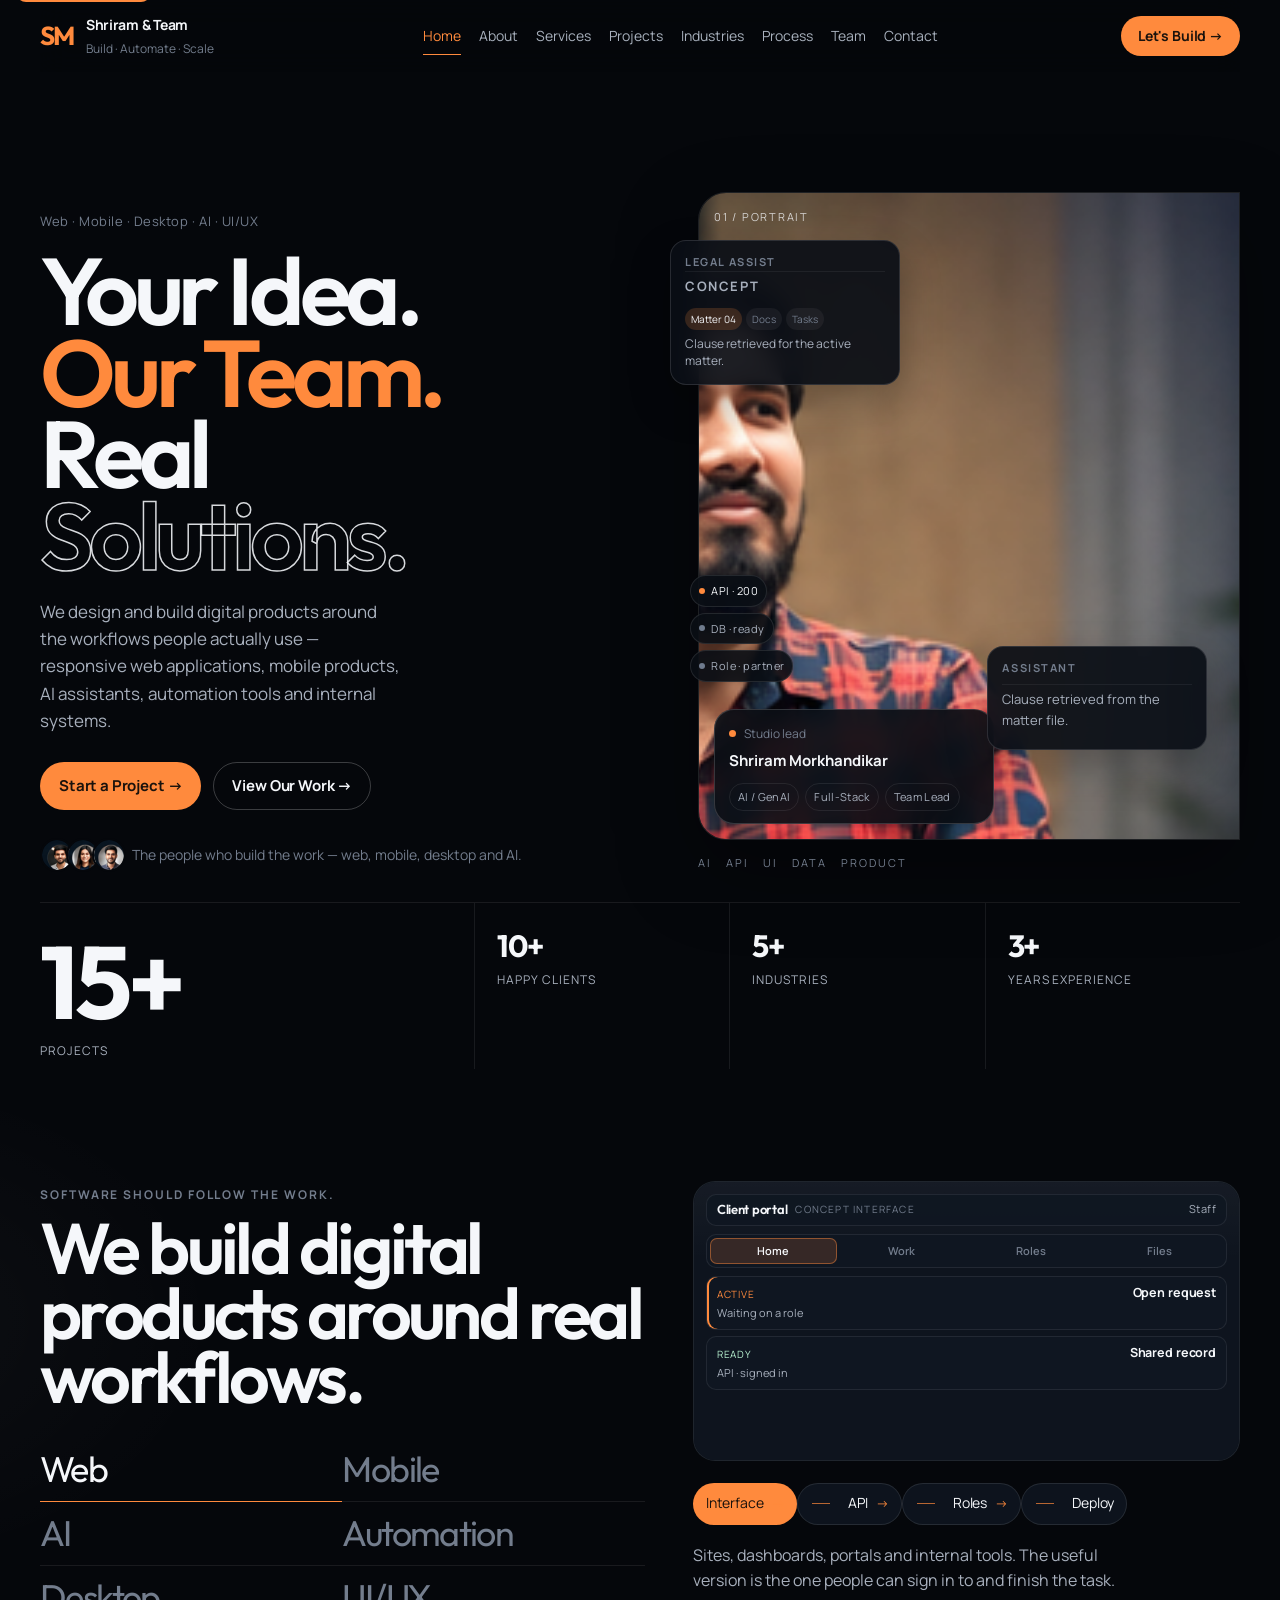
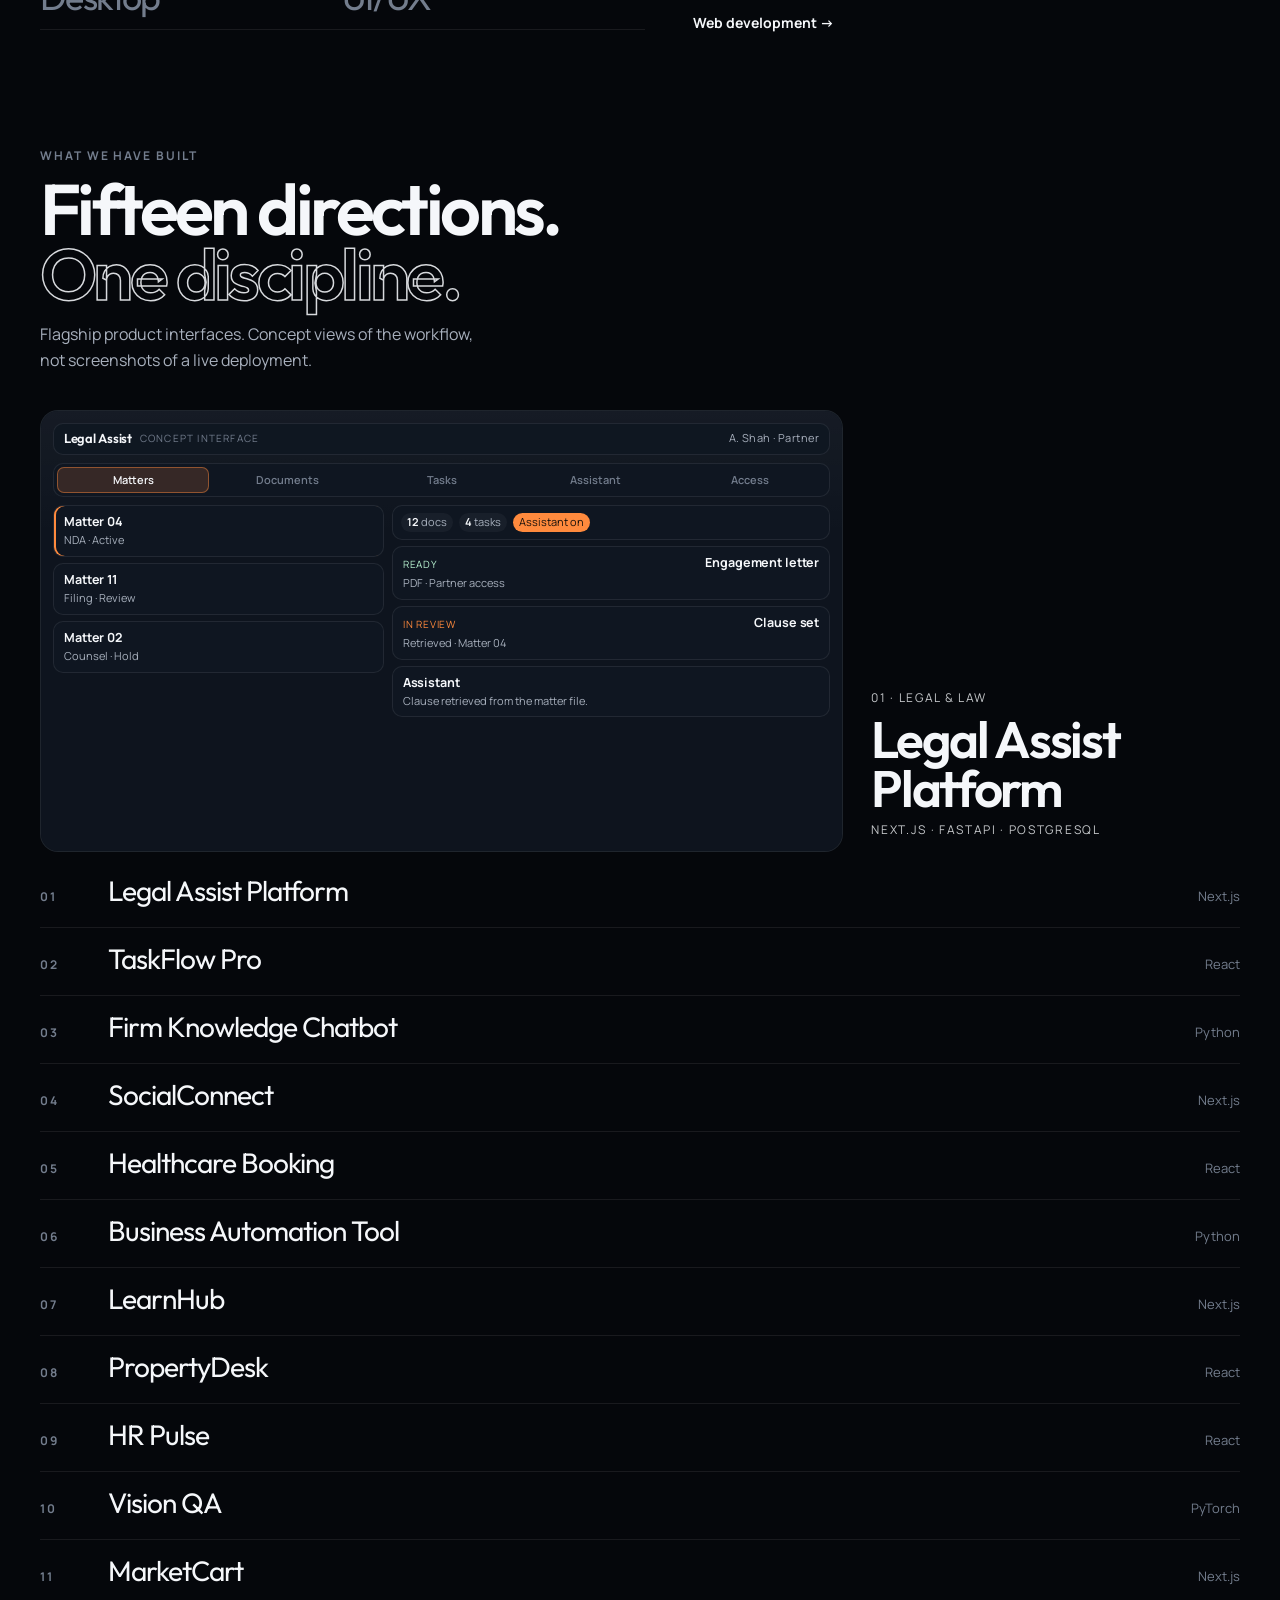
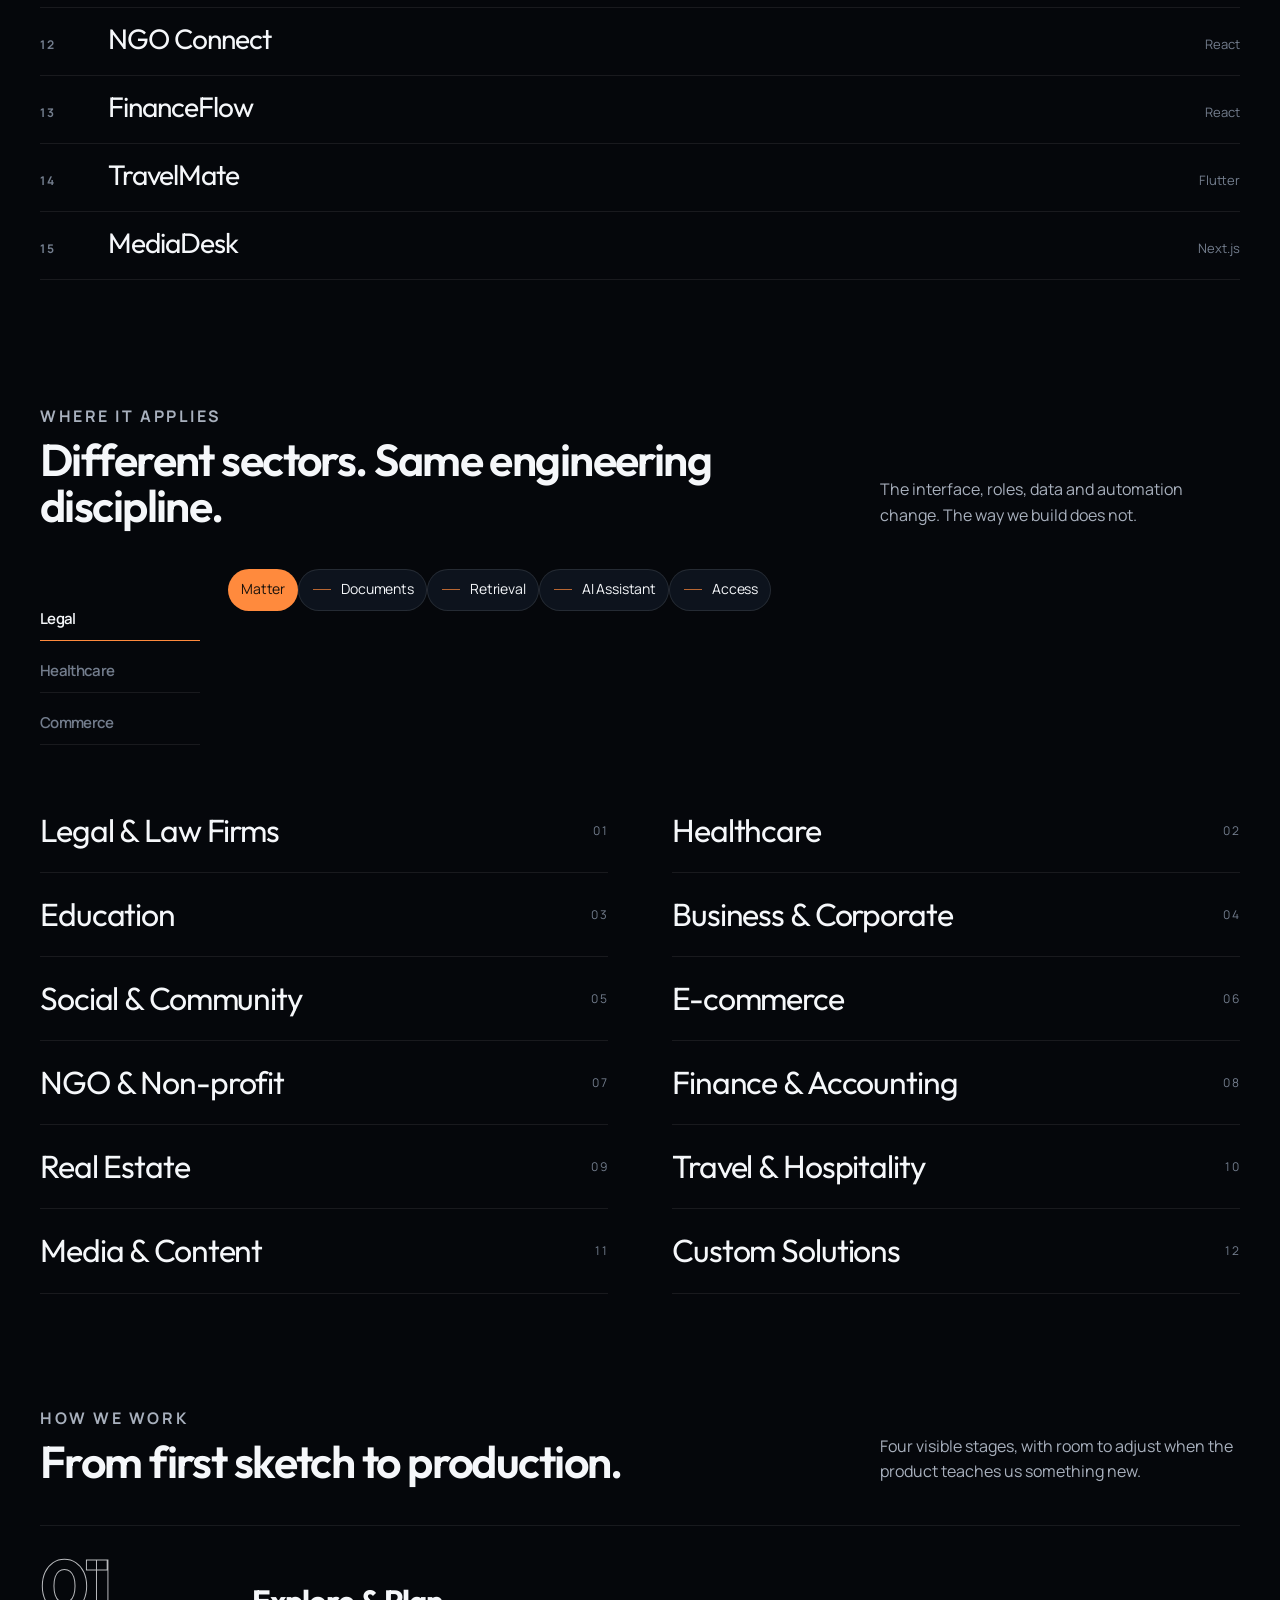
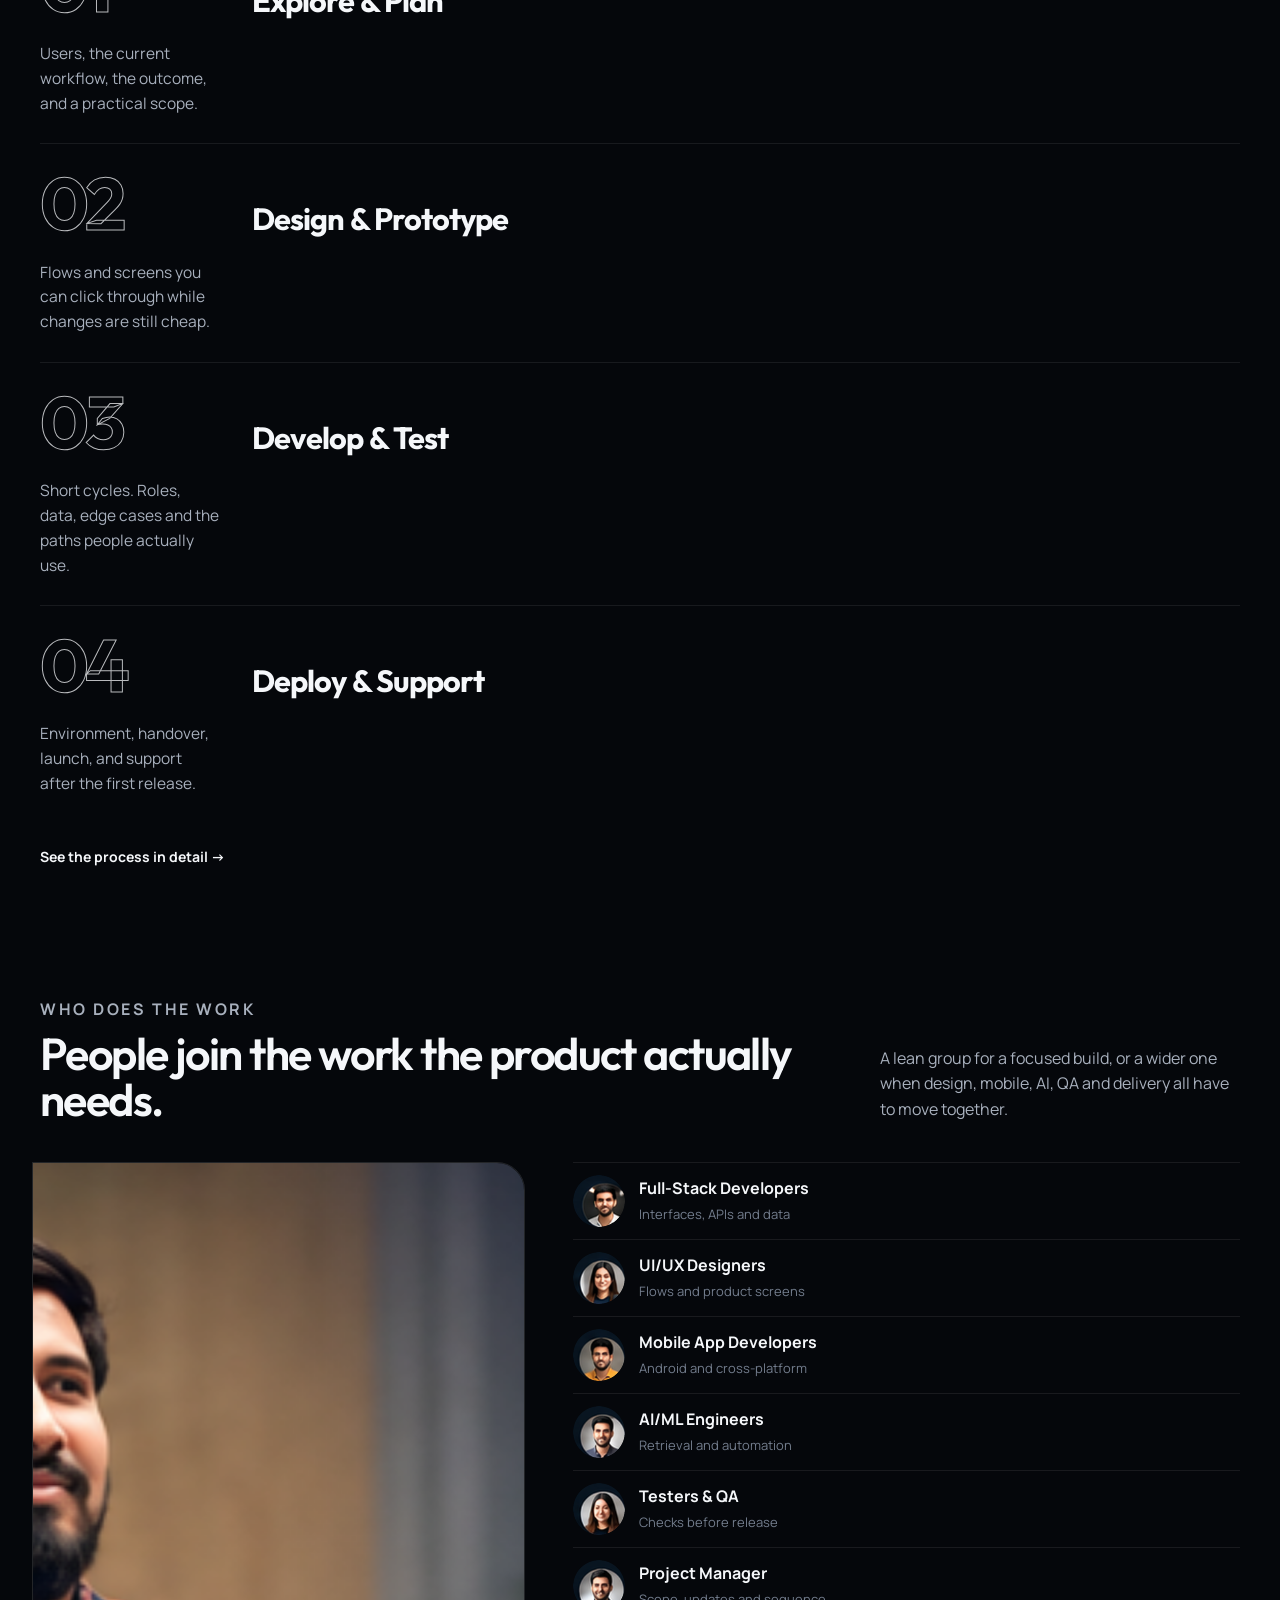
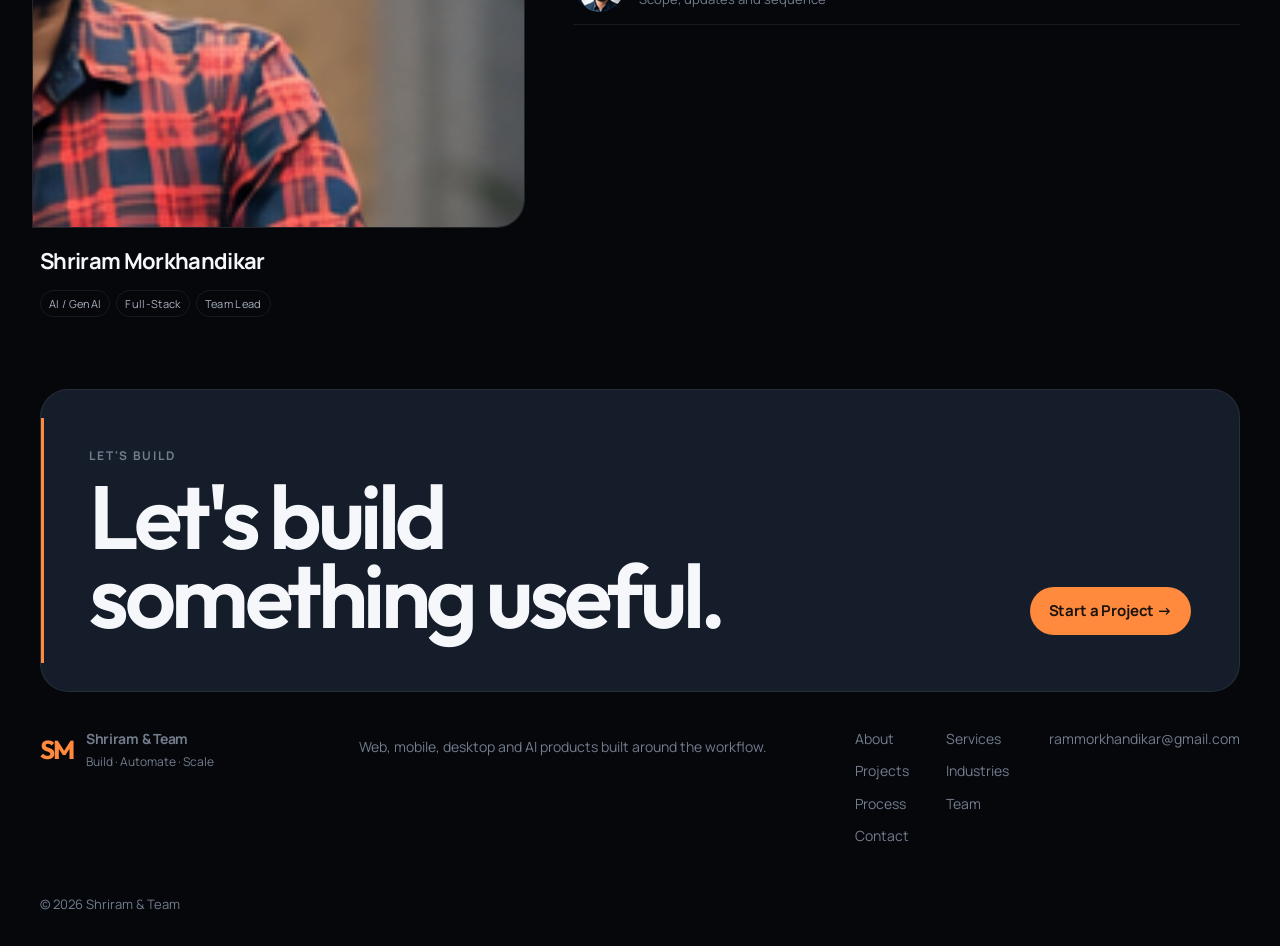
<file: index.html>
<!doctype html>
<html lang="en">
<head>
<meta charset="utf-8">
<meta name="viewport" content="width=device-width, initial-scale=1">
<title>Shriram &amp; Team — Build · Automate · Scale</title>
<meta name="description" content="Shriram & Team builds web, mobile, desktop and AI products around real business workflows.">
<link rel="canonical" href="https://mrrammorkhandikar.github.io/ChatGpt_Test_01/">
<meta property="og:type" content="website">
<meta property="og:title" content="Shriram & Team — Build · Automate · Scale">
<meta property="og:description" content="A digital product studio for web, mobile, desktop and AI products built around the workflow.">
<meta property="og:url" content="https://mrrammorkhandikar.github.io/ChatGpt_Test_01/">
<meta property="og:image" content="https://mrrammorkhandikar.github.io/ChatGpt_Test_01/assets/og.jpg">
<meta name="twitter:card" content="summary_large_image">
<meta name="twitter:title" content="Shriram & Team — Build · Automate · Scale">
<meta name="twitter:description" content="Web, mobile, desktop and AI products built around the workflow people already use.">
<meta name="twitter:image" content="https://mrrammorkhandikar.github.io/ChatGpt_Test_01/assets/og.jpg">
<link rel="icon" href="assets/favicon.svg" type="image/svg+xml">
<link rel="preconnect" href="https://fonts.googleapis.com">
<link rel="preconnect" href="https://fonts.gstatic.com" crossorigin>
<link href="https://fonts.googleapis.com/css2?family=Manrope:wght@400;500;600;700&family=Outfit:wght@500;600;700&display=swap" rel="stylesheet">
<link rel="stylesheet" href="style.css">
<link rel="stylesheet" href="craft.css">
<link rel="stylesheet" href="product.css">
<script type="application/ld+json">
{"@context":"https://schema.org","@type":"Organization","name":"Shriram & Team","url":"https://mrrammorkhandikar.github.io/ChatGpt_Test_01/","email":"rammorkhandikar@gmail.com","telephone":"+91-72188-60925","slogan":"Build · Automate · Scale","founder":{"@type":"Person","name":"Shriram Morkhandikar","jobTitle":"AI / GenAI, Full-Stack, Team Lead","email":"rammorkhandikar@gmail.com"}}
</script>
<script>try{if(!matchMedia("(prefers-reduced-motion: reduce)").matches)document.documentElement.classList.add("js")}catch(e){}</script>
</head>
<body>
<a class="skip" href="#content">Skip to content</a>
<div class="shell">
<header class="nav">
  <a class="brand" href="index.html">
    <span class="mark">SM</span>
    <span><strong>Shriram &amp; Team</strong><small>Build · Automate · Scale</small></span>
  </a>
  <button class="menu-btn" aria-label="Open menu" aria-expanded="false"><span></span><span></span><span></span></button>
  <nav class="links" id="site-nav" aria-label="Primary">
    <a class="active" aria-current="page" href="index.html">Home</a>
    <a href="about.html">About</a>
    <a href="services.html">Services</a>
    <a href="projects.html">Projects</a>
    <a href="industries.html">Industries</a>
    <a href="process.html">Process</a>
    <a href="team.html">Team</a>
    <a href="contact.html">Contact</a>
    <a class="btn btn-orange menu-cta" href="contact.html">Let's Build →</a>
  </nav>
  <a class="btn btn-orange nav-cta" href="contact.html">Let's Build →</a>
</header>

<main id="content">
<section class="hero-stage hero-art">
  <div>
    <p class="kicker">Web · Mobile · Desktop · AI · UI/UX</p>
    <h1><span>Your Idea.</span><span class="grad">Our Team.</span><span>Real</span><span class="outline">Solutions.</span></h1>
    <p class="lede">We design and build digital products around the workflows people actually use — responsive web applications, mobile products, AI assistants, automation tools and internal systems.</p>
    <div class="hero-actions">
      <a class="btn btn-orange" href="contact.html">Start a Project →</a>
      <a class="btn btn-ghost" href="projects.html">View Our Work →</a>
    </div>
    <div class="trust">
      <div class="faces">
        <img src="assets/team-2.png" alt="">
        <img src="assets/team-3.png" alt="">
        <img src="assets/team-5.png" alt="">
      </div>
      <span>The people who build the work — web, mobile, desktop and AI.</span>
    </div>
  </div>
  <div class="hero-visual">
    <figure class="hero-frame">
      <img src="assets/about-portrait.png" alt="Shriram Morkhandikar, AI and full-stack team lead">
      <span class="coord">01 / Portrait</span>
      <figcaption class="status-card">
        <span class="live"><i></i> Studio lead</span>
        <strong>Shriram Morkhandikar</strong>
        <span class="mini-pills"><em>AI / GenAI</em><em>Full-Stack</em><em>Team Lead</em></span>
      </figcaption>
    </figure>
    <div class="float-layer" aria-hidden="true">
      <div class="float-win win-product">
        <b>Legal Assist <i>Concept</i></b>
        <div class="mini-tabs"><span class="on">Matter 04</span><span>Docs</span><span>Tasks</span></div>
        <p>Clause retrieved for the active matter.</p>
      </div>
      <div class="signal-row">
        <span class="sig on">API · 200</span>
        <span class="sig">DB · ready</span>
        <span class="sig">Role · partner</span>
      </div>
      <div class="float-win win-ai">
        <b>Assistant</b>
        <span>Clause retrieved from the matter file.</span>
      </div>
    </div>
    <ul class="tech-tags" aria-label="Disciplines">
      <li>AI</li><li>API</li><li>UI</li><li>DATA</li><li>PRODUCT</li>
    </ul>
  </div>
</section>

<section class="proof" aria-label="Studio snapshot">
  <article class="stat"><svg class="ico" aria-hidden="true"><use href="assets/icons.svg#projects"/></svg><strong>15+</strong><span>Projects</span></article>
  <article class="stat"><svg class="ico" aria-hidden="true"><use href="assets/icons.svg#clients"/></svg><strong>10+</strong><span>Happy Clients</span></article>
  <article class="stat"><svg class="ico" aria-hidden="true"><use href="assets/icons.svg#sectors"/></svg><strong>5+</strong><span>Industries</span></article>
  <article class="stat"><svg class="ico" aria-hidden="true"><use href="assets/icons.svg#years"/></svg><strong>3+</strong><span>Years Experience</span></article>
</section>

<section class="section build-stage switch" data-switch>
  <div class="build-copy">
    <p class="eyebrow">Software should follow the work.</p>
    <h2 class="display-statement">We build digital products around real workflows.</h2>
    <div class="word-nav" role="tablist" aria-label="Capabilities">
      <button type="button" class="is-on" role="tab" data-panel="cap-web" aria-controls="cap-web">Web</button>
      <button type="button" role="tab" data-panel="cap-mobile" aria-controls="cap-mobile">Mobile</button>
      <button type="button" role="tab" data-panel="cap-ai" aria-controls="cap-ai">AI</button>
      <button type="button" role="tab" data-panel="cap-auto" aria-controls="cap-auto">Automation</button>
      <button type="button" role="tab" data-panel="cap-desk" aria-controls="cap-desk">Desktop</button>
      <button type="button" role="tab" data-panel="cap-ux" aria-controls="cap-ux">UI/UX</button>
    </div>
  </div>
  <div class="build-visual">
    <article class="pane is-on" id="cap-web" data-pane role="tabpanel">
      <div class="shot" aria-hidden="true"><div class="app">
        <div class="app-top"><strong>Client portal</strong><span>Concept interface</span><i>Staff</i></div>
        <div class="app-tabs"><b class="on">Home</b><b>Work</b><b>Roles</b><b>Files</b></div>
        <div class="app-list">
          <div class="rec on"><b>Open request</b><small>Waiting on a role</small><em class="wait">Active</em></div>
          <div class="rec"><b>Shared record</b><small>API · signed in</small><em>Ready</em></div>
        </div>
      </div></div>
      <ol class="flow chain"><li>Interface</li><li>API</li><li>Roles</li><li>Deploy</li></ol>
      <p>Sites, dashboards, portals and internal tools. The useful version is the one people can sign in to and finish the task.</p>
      <a class="text-link" href="services.html#web">Web development →</a>
    </article>
    <article class="pane" id="cap-mobile" data-pane role="tabpanel">
      <div class="shot" aria-hidden="true"><div class="app task">
        <div class="app-top"><strong>TaskFlow</strong><span>Concept interface</span><i>Phone</i></div>
        <div class="app-tabs"><b class="on">Today</b><b>Mine</b><b>Notify</b></div>
        <div class="app-list">
          <div class="rec on"><b>Review packet</b><small>Same task as the desk</small><em class="wait">Doing</em></div>
          <div class="rec"><b>Notify the owner</b><small>Shared account</small><em>Next</em></div>
        </div>
      </div></div>
      <ol class="flow chain"><li>Account</li><li>Task</li><li>Phone</li><li>Notify</li></ol>
      <p>Android and cross-platform apps that share accounts and logic with the web product.</p>
      <a class="text-link" href="services.html#mobile">Mobile apps →</a>
    </article>
    <article class="pane" id="cap-ai" data-pane role="tabpanel">
      <div class="shot" aria-hidden="true"><div class="app chat">
        <div class="app-top"><strong>Firm Assistant</strong><span>Concept interface</span><i>Access on</i></div>
        <div class="app-tabs"><b class="on">Ask</b><b>Sources</b><b>Access</b></div>
        <div class="thread">
          <div class="msg me">Show the clause.</div>
          <div class="msg"><b>Retrieved</b><small>From the matter file you can open.</small></div>
        </div>
      </div></div>
      <ol class="flow chain"><li>Document</li><li>Retrieval</li><li>AI</li><li>Answer</li><li>Workflow</li></ol>
      <p>Assistants that retrieve from your documents, respect access, and sit inside the existing workflow.</p>
      <a class="text-link" href="services.html#ai">AI &amp; automation →</a>
    </article>
    <article class="pane" id="cap-auto" data-pane role="tabpanel">
      <div class="shot" aria-hidden="true"><div class="app compact">
        <div class="app-top"><strong>Run desk</strong><span>Concept interface</span><i>Automation</i></div>
        <div class="app-tabs"><b class="on">Capture</b><b>Rules</b><b>Run</b><b>Report</b></div>
        <div class="app-list">
          <div class="rec on"><b>Inbox batch</b><small>Rule · file type</small><em class="wait">Running</em></div>
          <div class="rec"><b>Daily report</b><small>Handed back to the team</small><em>Ready</em></div>
        </div>
      </div></div>
      <ol class="flow chain"><li>Capture</li><li>Rules</li><li>Run</li><li>Report</li></ol>
      <p>The repetitive steps around a workflow: processing, a report, and the handoff back to the team.</p>
      <a class="text-link" href="services.html#ai">Automation →</a>
    </article>
    <article class="pane" id="cap-desk" data-pane role="tabpanel">
      <div class="shot" aria-hidden="true"><div class="app compact">
        <div class="app-top"><strong>Local tool</strong><span>Concept interface</span><i>Desktop</i></div>
        <div class="app-tabs"><b class="on">Data</b><b>Process</b><b>Report</b><b>Export</b></div>
        <div class="app-list">
          <div class="rec on"><b>Local folder</b><small>On this machine</small><em>Ready</em></div>
          <div class="rec"><b>Export</b><small>CSV for the operator</small><em class="wait">Next</em></div>
        </div>
      </div></div>
      <ol class="flow chain"><li>Local data</li><li>Process</li><li>Report</li><li>Export</li></ol>
      <p>Operational tools for local data and reporting that should not live in a browser tab.</p>
      <a class="text-link" href="services.html#desktop">Desktop applications →</a>
    </article>
    <article class="pane" id="cap-ux" data-pane role="tabpanel">
      <div class="shot" aria-hidden="true"><div class="app compact">
        <div class="app-top"><strong>Flow</strong><span>Workflow prototype</span><i>UI/UX</i></div>
        <div class="app-tabs"><b class="on">Task</b><b>Screen</b><b>State</b></div>
        <div class="app-list">
          <div class="rec on"><b>Book a visit</b><small>The repeated task</small><em class="wait">Flow</em></div>
          <div class="rec"><b>Confirm</b><small>Clickable before the build</small><em>Prototype</em></div>
        </div>
      </div></div>
      <ol class="flow chain"><li>Flow</li><li>Wireframe</li><li>Prototype</li><li>Interface</li></ol>
      <p>Flows, wireframes and screens aimed at the task people repeat, before the heavy build.</p>
      <a class="text-link" href="services.html#design">UI/UX design →</a>
    </article>
  </div>
</section>

<section class="section work-feature">
  <p class="eyebrow">What we have built</p>
  <h2 class="display-statement">Fifteen directions.<br><span class="outline">One discipline.</span></h2>
  <p class="work-note">Flagship product interfaces. Concept views of the workflow, not screenshots of a live deployment.</p>
  <a class="hero-canvas" href="projects.html#legal-assist">
    <div class="shot"><div class="app" aria-hidden="true">
      <div class="app-top"><strong>Legal Assist</strong><span>Concept interface</span><i>A. Shah · Partner</i></div>
      <div class="app-tabs"><b class="on">Matters</b><b>Documents</b><b>Tasks</b><b>Assistant</b><b>Access</b></div>
      <div class="app-split">
        <div class="app-side">
          <div class="rec on"><b>Matter 04</b><small>NDA · Active</small></div>
          <div class="rec"><b>Matter 11</b><small>Filing · Review</small></div>
          <div class="rec"><b>Matter 02</b><small>Counsel · Hold</small></div>
        </div>
        <div class="app-main">
          <div class="meta-row"><span><b>12</b> docs</span><span><b>4</b> tasks</span><span class="hot">Assistant on</span></div>
          <div class="rec"><b>Engagement letter</b><small>PDF · Partner access</small><em>Ready</em></div>
          <div class="rec"><b>Clause set</b><small>Retrieved · Matter 04</small><em class="wait">In review</em></div>
          <div class="ask"><b>Assistant</b><small>Clause retrieved from the matter file.</small></div>
        </div>
      </div>
    </div></div>
    <div class="canvas-meta">
      <span>01 · Legal &amp; law</span>
      <strong>Legal Assist Platform</strong>
      <em>Next.js · FastAPI · PostgreSQL</em>
    </div>
  </a>
  <ol class="work-index">
    <li><a href="projects.html#legal-assist"><b>01</b> Legal Assist Platform <small>Next.js</small></a></li>
    <li><a href="projects.html#taskflow"><b>02</b> TaskFlow Pro <small>React</small></a></li>
    <li><a href="projects.html#firm-chat"><b>03</b> Firm Knowledge Chatbot <small>Python</small></a></li>
    <li><a href="projects.html#socialconnect"><b>04</b> SocialConnect <small>Next.js</small></a></li>
    <li><a href="projects.html#healthcare"><b>05</b> Healthcare Booking <small>React</small></a></li>
    <li><a href="projects.html#automation"><b>06</b> Business Automation Tool <small>Python</small></a></li>
    <li><a href="projects.html#learnhub"><b>07</b> LearnHub <small>Next.js</small></a></li>
    <li><a href="projects.html#propertydesk"><b>08</b> PropertyDesk <small>React</small></a></li>
    <li><a href="projects.html#hrpulse"><b>09</b> HR Pulse <small>React</small></a></li>
    <li><a href="projects.html#visionqa"><b>10</b> Vision QA <small>PyTorch</small></a></li>
    <li><a href="projects.html#marketcart"><b>11</b> MarketCart <small>Next.js</small></a></li>
    <li><a href="projects.html#ngoconnect"><b>12</b> NGO Connect <small>React</small></a></li>
    <li><a href="projects.html#financeflow"><b>13</b> FinanceFlow <small>React</small></a></li>
    <li><a href="projects.html#travelmate"><b>14</b> TravelMate <small>Flutter</small></a></li>
    <li><a href="projects.html#mediadesk"><b>15</b> MediaDesk <small>Next.js</small></a></li>
  </ol>
</section>

<section class="section">
  <div class="section-head">
    <div>
      <p class="eyebrow">Where it applies</p>
      <h2>Different sectors. Same engineering discipline.</h2>
    </div>
    <p>The interface, roles, data and automation change. The way we build does not.</p>
  </div>
  <div class="workflow switch" data-switch>
    <div class="word-nav" role="tablist" aria-label="Workflow examples">
      <button type="button" class="is-on" role="tab" data-panel="wf-legal" aria-controls="wf-legal">Legal</button>
      <button type="button" role="tab" data-panel="wf-care" aria-controls="wf-care">Healthcare</button>
      <button type="button" role="tab" data-panel="wf-shop" aria-controls="wf-shop">Commerce</button>
    </div>
    <div>
      <ol class="chain pane is-on" id="wf-legal" data-pane role="tabpanel"><li>Matter</li><li>Documents</li><li>Retrieval</li><li>AI Assistant</li><li>Access</li></ol>
      <ol class="chain pane" id="wf-care" data-pane role="tabpanel"><li>Patient</li><li>Appointment</li><li>Payment</li><li>Doctor</li><li>Notification</li></ol>
      <ol class="chain pane" id="wf-shop" data-pane role="tabpanel"><li>Catalog</li><li>Cart</li><li>Checkout</li><li>Order</li><li>Inventory</li></ol>
    </div>
  </div>
  <nav class="industry-index" aria-label="Industries">
    <a href="industries.html#legal"><svg class="ico" aria-hidden="true"><use href="assets/icons.svg#legal"/></svg><span>Legal &amp; Law Firms</span><small>01</small></a>
    <a href="industries.html#healthcare"><svg class="ico" aria-hidden="true"><use href="assets/icons.svg#health"/></svg><span>Healthcare</span><small>02</small></a>
    <a href="industries.html#education"><svg class="ico" aria-hidden="true"><use href="assets/icons.svg#education"/></svg><span>Education</span><small>03</small></a>
    <a href="industries.html#business"><svg class="ico" aria-hidden="true"><use href="assets/icons.svg#business"/></svg><span>Business &amp; Corporate</span><small>04</small></a>
    <a href="industries.html#social"><svg class="ico" aria-hidden="true"><use href="assets/icons.svg#social"/></svg><span>Social &amp; Community</span><small>05</small></a>
    <a href="industries.html#commerce"><svg class="ico" aria-hidden="true"><use href="assets/icons.svg#commerce"/></svg><span>E-commerce</span><small>06</small></a>
    <a href="industries.html#ngo"><svg class="ico" aria-hidden="true"><use href="assets/icons.svg#ngo"/></svg><span>NGO &amp; Non-profit</span><small>07</small></a>
    <a href="industries.html#finance"><svg class="ico" aria-hidden="true"><use href="assets/icons.svg#finance"/></svg><span>Finance &amp; Accounting</span><small>08</small></a>
    <a href="industries.html#realestate"><svg class="ico" aria-hidden="true"><use href="assets/icons.svg#estate"/></svg><span>Real Estate</span><small>09</small></a>
    <a href="industries.html#travel"><svg class="ico" aria-hidden="true"><use href="assets/icons.svg#travel"/></svg><span>Travel &amp; Hospitality</span><small>10</small></a>
    <a href="industries.html#media"><svg class="ico" aria-hidden="true"><use href="assets/icons.svg#media"/></svg><span>Media &amp; Content</span><small>11</small></a>
    <a href="industries.html#custom"><svg class="ico" aria-hidden="true"><use href="assets/icons.svg#custom"/></svg><span>Custom Solutions</span><small>12</small></a>
  </nav>
</section>

<section class="section">
  <div class="section-head">
    <div>
      <p class="eyebrow">How we work</p>
      <h2>From first sketch to production.</h2>
    </div>
    <p>Four visible stages, with room to adjust when the product teaches us something new.</p>
  </div>
  <ol class="journey">
    <li><span class="step-mark"><svg class="ico" aria-hidden="true"><use href="assets/icons.svg#explore"/></svg></span><b>01</b><h3>Explore &amp; Plan</h3><p>Users, the current workflow, the outcome, and a practical scope.</p></li>
    <li><span class="step-mark"><svg class="ico" aria-hidden="true"><use href="assets/icons.svg#prototype"/></svg></span><b>02</b><h3>Design &amp; Prototype</h3><p>Flows and screens you can click through while changes are still cheap.</p></li>
    <li><span class="step-mark"><svg class="ico" aria-hidden="true"><use href="assets/icons.svg#develop"/></svg></span><b>03</b><h3>Develop &amp; Test</h3><p>Short cycles. Roles, data, edge cases and the paths people actually use.</p></li>
    <li><span class="step-mark"><svg class="ico" aria-hidden="true"><use href="assets/icons.svg#deploy"/></svg></span><b>04</b><h3>Deploy &amp; Support</h3><p>Environment, handover, launch, and support after the first release.</p></li>
  </ol>
  <p class="more"><a class="text-link" href="process.html">See the process in detail →</a></p>
</section>

<section class="section">
  <div class="section-head">
    <div>
      <p class="eyebrow">Who does the work</p>
      <h2>People join the work the product actually needs.</h2>
    </div>
    <p>A lean group for a focused build, or a wider one when design, mobile, AI, QA and delivery all have to move together.</p>
  </div>
  <div class="studio-team">
    <figure>
      <img class="portrait-lg" src="assets/about-portrait.png" alt="Shriram Morkhandikar" width="720" height="900">
      <figcaption><strong>Shriram Morkhandikar</strong><span class="mini-pills"><em>AI / GenAI</em><em>Full-Stack</em><em>Team Lead</em></span></figcaption>
    </figure>
    <ul class="role-list">
      <li><img src="assets/team-2.png" alt="" width="52" height="52"><span><strong>Full-Stack Developers</strong><small>Interfaces, APIs and data</small></span></li>
      <li><img src="assets/team-3.png" alt="" width="52" height="52"><span><strong>UI/UX Designers</strong><small>Flows and product screens</small></span></li>
      <li><img src="assets/team-4.png" alt="" width="52" height="52"><span><strong>Mobile App Developers</strong><small>Android and cross-platform</small></span></li>
      <li><img src="assets/team-5.png" alt="" width="52" height="52"><span><strong>AI/ML Engineers</strong><small>Retrieval and automation</small></span></li>
      <li><img src="assets/team-6.png" alt="" width="52" height="52"><span><strong>Testers &amp; QA</strong><small>Checks before release</small></span></li>
      <li><img src="assets/team-7.png" alt="" width="52" height="52"><span><strong>Project Manager</strong><small>Scope, updates and sequence</small></span></li>
    </ul>
  </div>
</section>
</main>

<footer class="site-footer">
  <div class="footer-lead">
    <p class="eyebrow">Let's build</p>
    <h2>Let's build<br>something useful.</h2>
    <a class="btn btn-orange" href="contact.html">Start a Project →</a>
  </div>
  <div class="footer-meta">
    <a class="brand" href="index.html"><span class="mark">SM</span><span><strong>Shriram &amp; Team</strong><small>Build · Automate · Scale</small></span></a>
    <p>Web, mobile, desktop and AI products built around the workflow.</p>
    <nav aria-label="Footer">
      <a href="about.html">About</a>
      <a href="services.html">Services</a>
      <a href="projects.html">Projects</a>
      <a href="industries.html">Industries</a>
      <a href="process.html">Process</a>
      <a href="team.html">Team</a>
      <a href="contact.html">Contact</a>
    </nav>
    <a href="mailto:rammorkhandikar@gmail.com">rammorkhandikar@gmail.com</a>
    <p class="copy">© 2026 Shriram &amp; Team</p>
  </div>
</footer>
</div>
<script src="script.js"></script>
<script src="motion.js"></script>
</body>
</html>
</file>
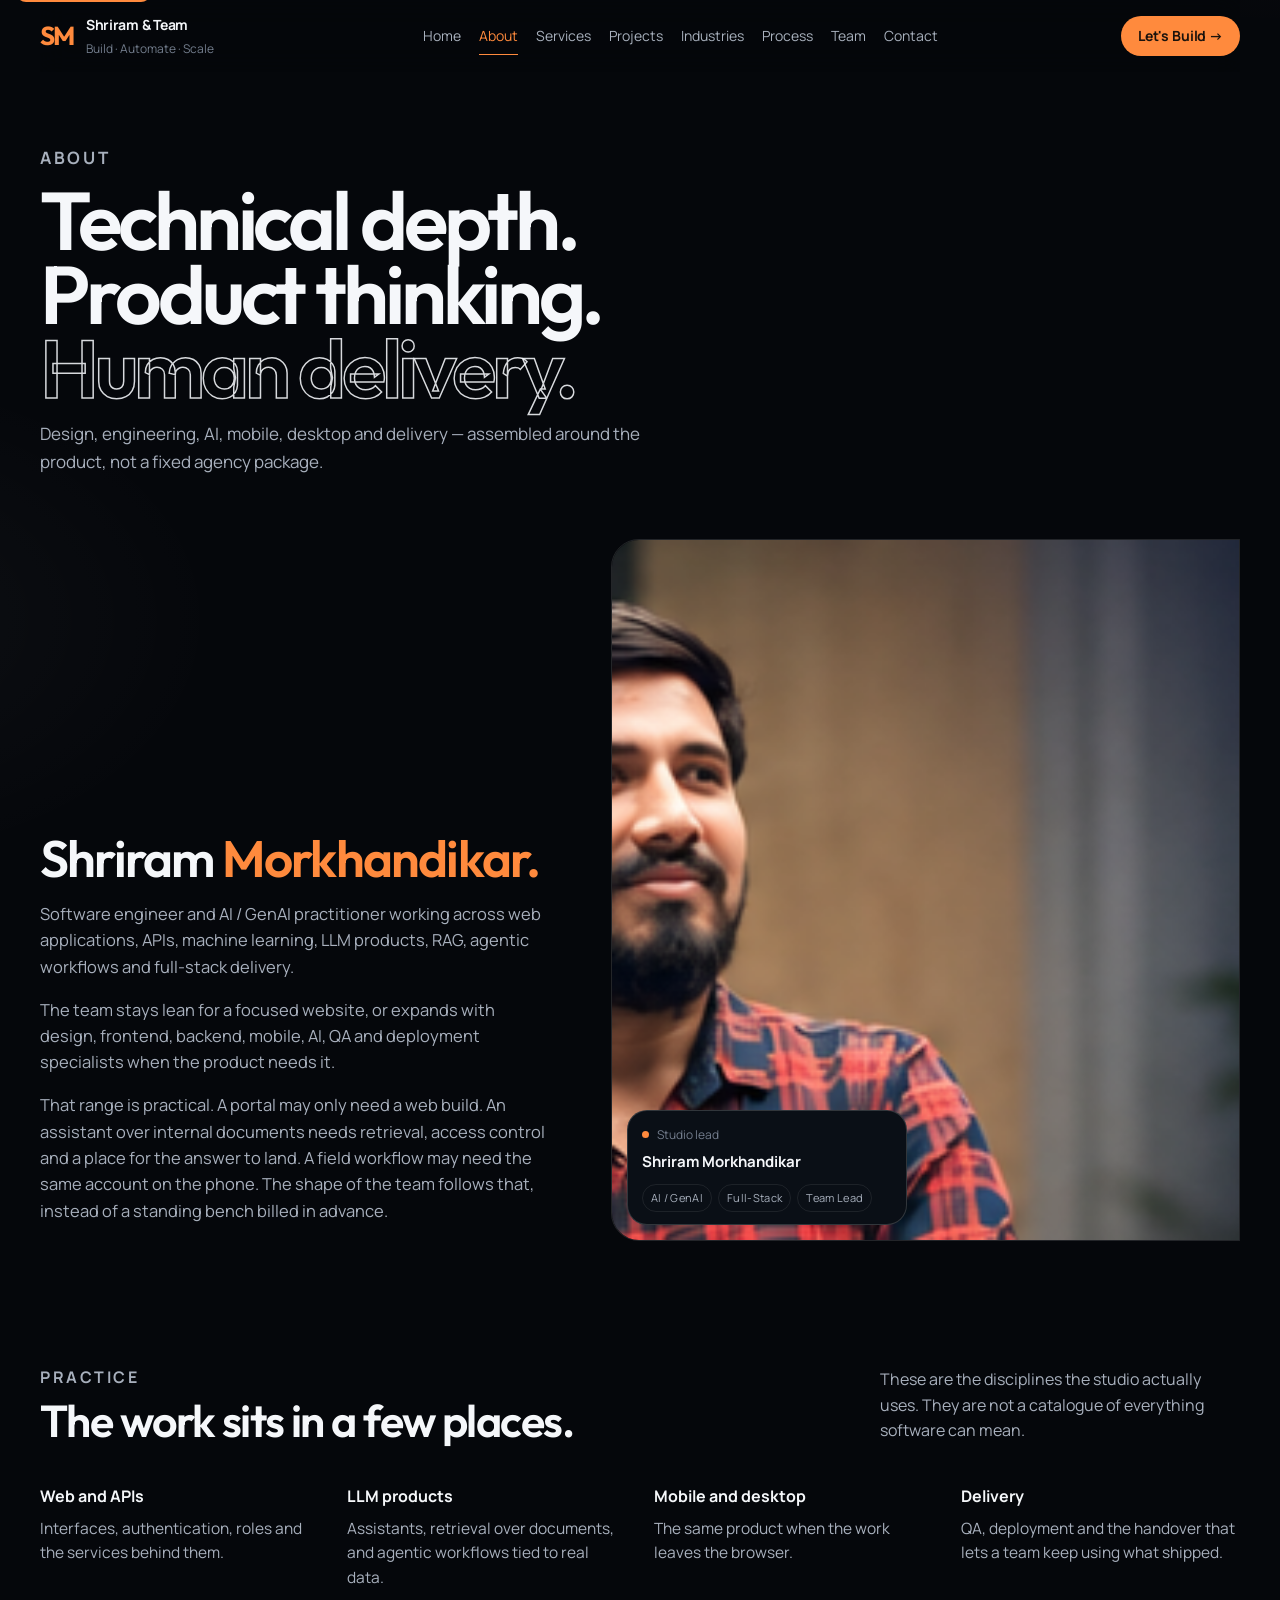
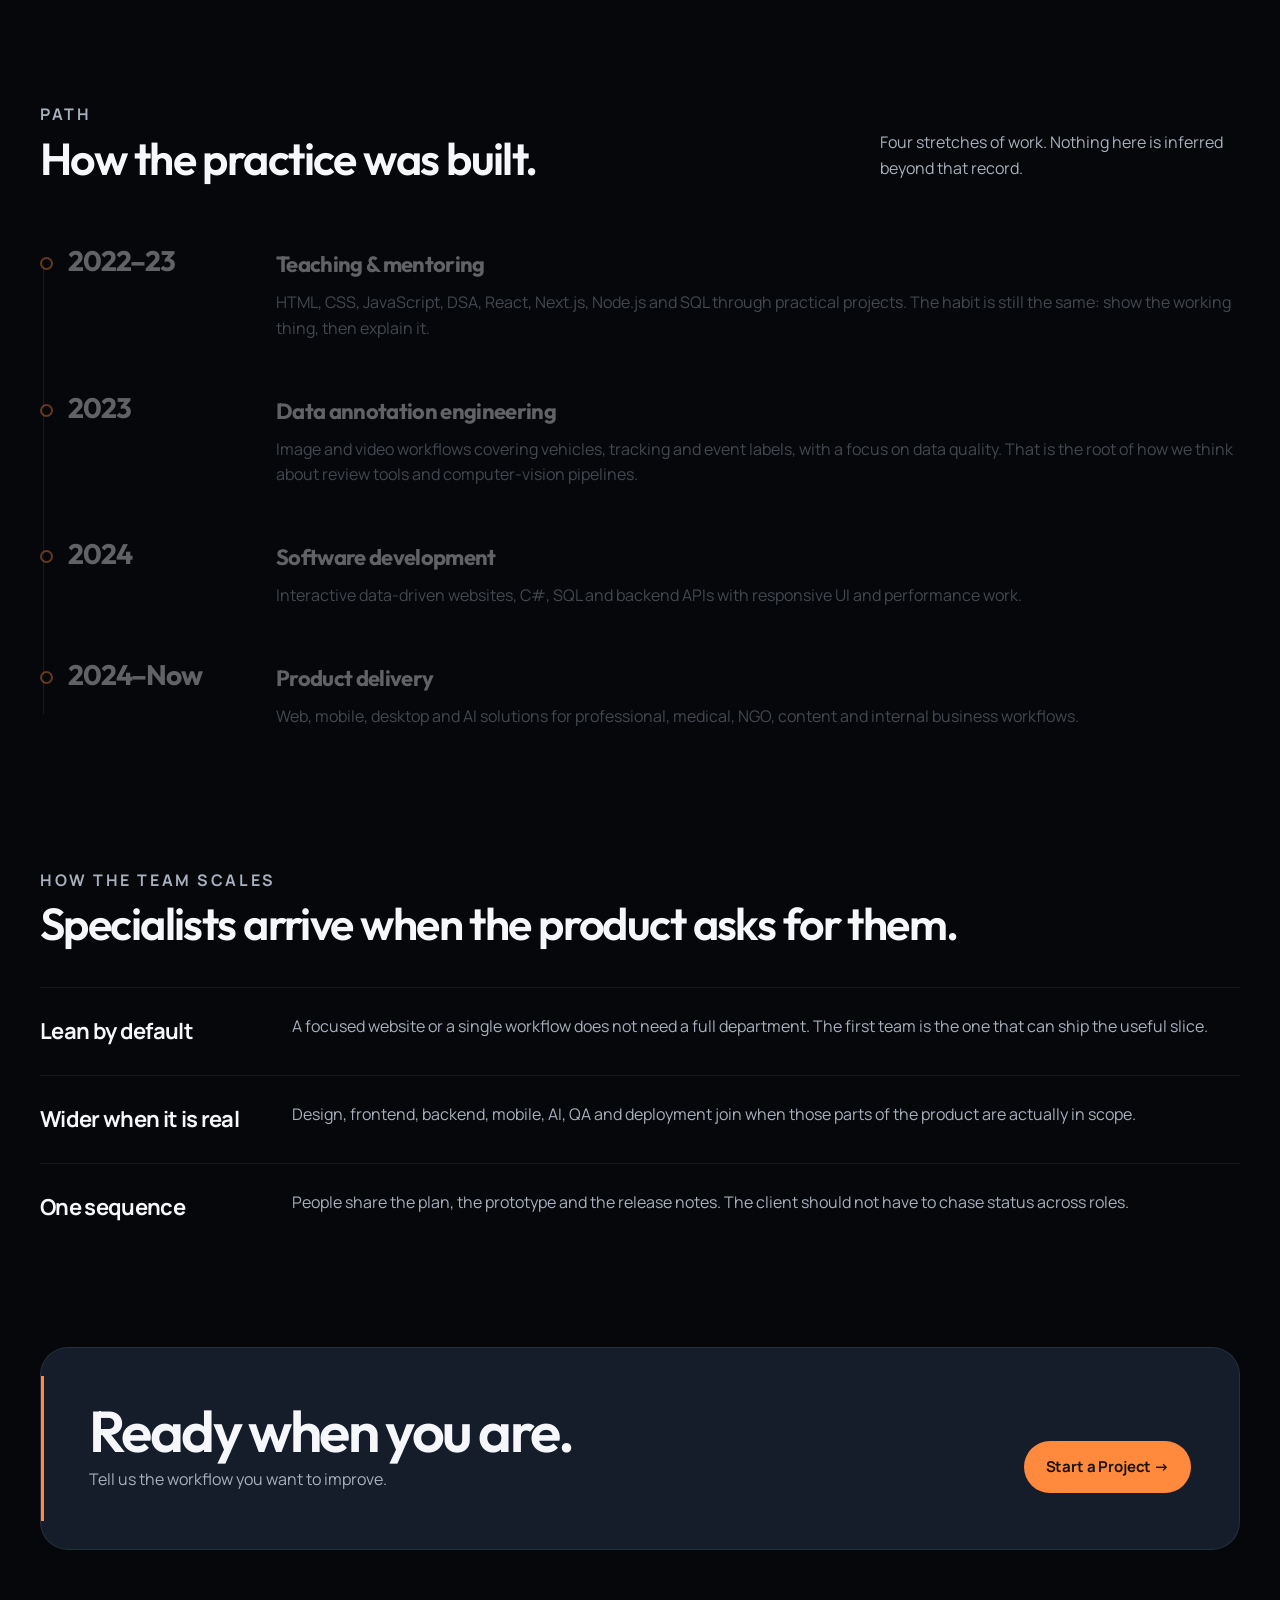
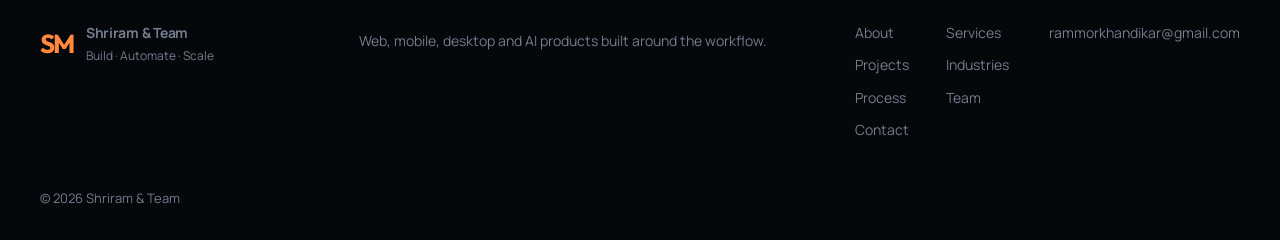
<file: about.html>
<!doctype html>
<html lang="en">
<head>
<meta charset="utf-8">
<meta name="viewport" content="width=device-width, initial-scale=1">
<title>About — Shriram &amp; Team</title>
<meta name="description" content="Shriram Morkhandikar leads a flexible team for web, mobile, desktop and AI product work.">
<link rel="canonical" href="https://mrrammorkhandikar.github.io/ChatGpt_Test_01/about.html">
<meta property="og:title" content="About — Shriram & Team">
<meta property="og:description" content="A flexible team for serious digital work, led by Shriram Morkhandikar.">
<meta property="og:image" content="https://mrrammorkhandikar.github.io/ChatGpt_Test_01/assets/og.jpg">
<meta name="twitter:card" content="summary_large_image">
<link rel="icon" href="assets/favicon.svg" type="image/svg+xml">
<link rel="preconnect" href="https://fonts.googleapis.com">
<link rel="preconnect" href="https://fonts.gstatic.com" crossorigin>
<link href="https://fonts.googleapis.com/css2?family=Manrope:wght@400;500;600;700&family=Outfit:wght@500;600;700&display=swap" rel="stylesheet">
<link rel="stylesheet" href="style.css">
<link rel="stylesheet" href="craft.css">
<script type="application/ld+json">
{"@context":"https://schema.org","@type":"Person","name":"Shriram Morkhandikar","jobTitle":"AI / GenAI, Full-Stack, Team Lead","email":"rammorkhandikar@gmail.com","worksFor":{"@type":"Organization","name":"Shriram & Team","url":"https://mrrammorkhandikar.github.io/ChatGpt_Test_01/"}}
</script>
<script>try{if(!matchMedia("(prefers-reduced-motion: reduce)").matches)document.documentElement.classList.add("js")}catch(e){}</script>
</head>
<body>
<a class="skip" href="#content">Skip to content</a>
<div class="shell">
<header class="nav">
  <a class="brand" href="index.html"><span class="mark">SM</span><span><strong>Shriram &amp; Team</strong><small>Build · Automate · Scale</small></span></a>
  <button class="menu-btn" aria-label="Open menu" aria-expanded="false"><span></span><span></span><span></span></button>
  <nav class="links">
    <a href="index.html">Home</a><a class="active" aria-current="page" href="about.html">About</a><a href="services.html">Services</a><a href="projects.html">Projects</a><a href="industries.html">Industries</a><a href="process.html">Process</a><a href="team.html">Team</a><a href="contact.html">Contact</a>
    <a class="btn btn-orange menu-cta" href="contact.html">Let's Build →</a>
  </nav>
  <a class="btn btn-orange nav-cta" href="contact.html">Let's Build →</a>
</header>
<main id="content">
  <section class="page-hero manifesto">
    <p class="eyebrow">About</p>
    <h1>Technical depth.<br>Product thinking.<br><span class="outline">Human delivery.</span></h1>
    <p>Design, engineering, AI, mobile, desktop and delivery — assembled around the product, not a fixed agency package.</p>
  </section>
  <section class="page-grid split about-intro">
    <div>
      <h2>Shriram <em class="grad">Morkhandikar.</em></h2>
      <p>Software engineer and AI / GenAI practitioner working across web applications, APIs, machine learning, LLM products, RAG, agentic workflows and full-stack delivery.</p>
      <p>The team stays lean for a focused website, or expands with design, frontend, backend, mobile, AI, QA and deployment specialists when the product needs it.</p>
      <p>That range is practical. A portal may only need a web build. An assistant over internal documents needs retrieval, access control and a place for the answer to land. A field workflow may need the same account on the phone. The shape of the team follows that, instead of a standing bench billed in advance.</p>
    </div>
    <figure class="portrait">
      <img class="about-photo" src="assets/about-portrait.png" alt="Shriram Morkhandikar">
      <figcaption class="status-card cap-card">
        <span class="live"><i></i> Studio lead</span>
        <strong>Shriram Morkhandikar</strong>
        <span class="mini-pills"><em>AI / GenAI</em><em>Full-Stack</em><em>Team Lead</em></span>
      </figcaption>
    </figure>
  </section>

  <section class="section">
    <div class="section-head">
      <div>
        <p class="eyebrow">Practice</p>
        <h2>The work sits in a few places.</h2>
      </div>
      <p>These are the disciplines the studio actually uses. They are not a catalogue of everything software can mean.</p>
    </div>
    <div class="strip-grid">
      <p><strong>Web and APIs</strong>Interfaces, authentication, roles and the services behind them.</p>
      <p><strong>LLM products</strong>Assistants, retrieval over documents, and agentic workflows tied to real data.</p>
      <p><strong>Mobile and desktop</strong>The same product when the work leaves the browser.</p>
      <p><strong>Delivery</strong>QA, deployment and the handover that lets a team keep using what shipped.</p>
    </div>
  </section>

  <section class="section">
    <div class="section-head">
      <div>
        <p class="eyebrow">Path</p>
        <h2>How the practice was built.</h2>
      </div>
      <p>Four stretches of work. Nothing here is inferred beyond that record.</p>
    </div>
    <div class="timeline">
      <article><b>2022–23</b><div><h3>Teaching &amp; mentoring</h3><p>HTML, CSS, JavaScript, DSA, React, Next.js, Node.js and SQL through practical projects. The habit is still the same: show the working thing, then explain it.</p></div></article>
      <article><b>2023</b><div><h3>Data annotation engineering</h3><p>Image and video workflows covering vehicles, tracking and event labels, with a focus on data quality. That is the root of how we think about review tools and computer-vision pipelines.</p></div></article>
      <article><b>2024</b><div><h3>Software development</h3><p>Interactive data-driven websites, C#, SQL and backend APIs with responsive UI and performance work.</p></div></article>
      <article><b>2024–Now</b><div><h3>Product delivery</h3><p>Web, mobile, desktop and AI solutions for professional, medical, NGO, content and internal business workflows.</p></div></article>
    </div>
  </section>

  <section class="section">
    <div class="section-head">
      <div>
        <p class="eyebrow">How the team scales</p>
        <h2>Specialists arrive when the product asks for them.</h2>
      </div>
    </div>
    <div class="principles">
      <article><h3>Lean by default</h3><p>A focused website or a single workflow does not need a full department. The first team is the one that can ship the useful slice.</p></article>
      <article><h3>Wider when it is real</h3><p>Design, frontend, backend, mobile, AI, QA and deployment join when those parts of the product are actually in scope.</p></article>
      <article><h3>One sequence</h3><p>People share the plan, the prototype and the release notes. The client should not have to chase status across roles.</p></article>
    </div>
  </section>

  <section class="band"><div><h2>Ready when you are.</h2><p>Tell us the workflow you want to improve.</p></div><a class="btn btn-orange btn-lg" href="contact.html">Start a Project →</a></section>
</main>
<footer class="site-footer">
  <div class="footer-meta">
    <a class="brand" href="index.html"><span class="mark">SM</span><span><strong>Shriram &amp; Team</strong><small>Build · Automate · Scale</small></span></a>
    <p>Web, mobile, desktop and AI products built around the workflow.</p>
    <nav aria-label="Footer"><a href="about.html">About</a><a href="services.html">Services</a><a href="projects.html">Projects</a><a href="industries.html">Industries</a><a href="process.html">Process</a><a href="team.html">Team</a><a href="contact.html">Contact</a></nav>
    <a href="mailto:rammorkhandikar@gmail.com">rammorkhandikar@gmail.com</a>
    <p class="copy">© 2026 Shriram &amp; Team</p>
  </div>
</footer>
</div>
<script src="script.js"></script>
<script src="motion.js"></script>
</body>
</html>
</file>
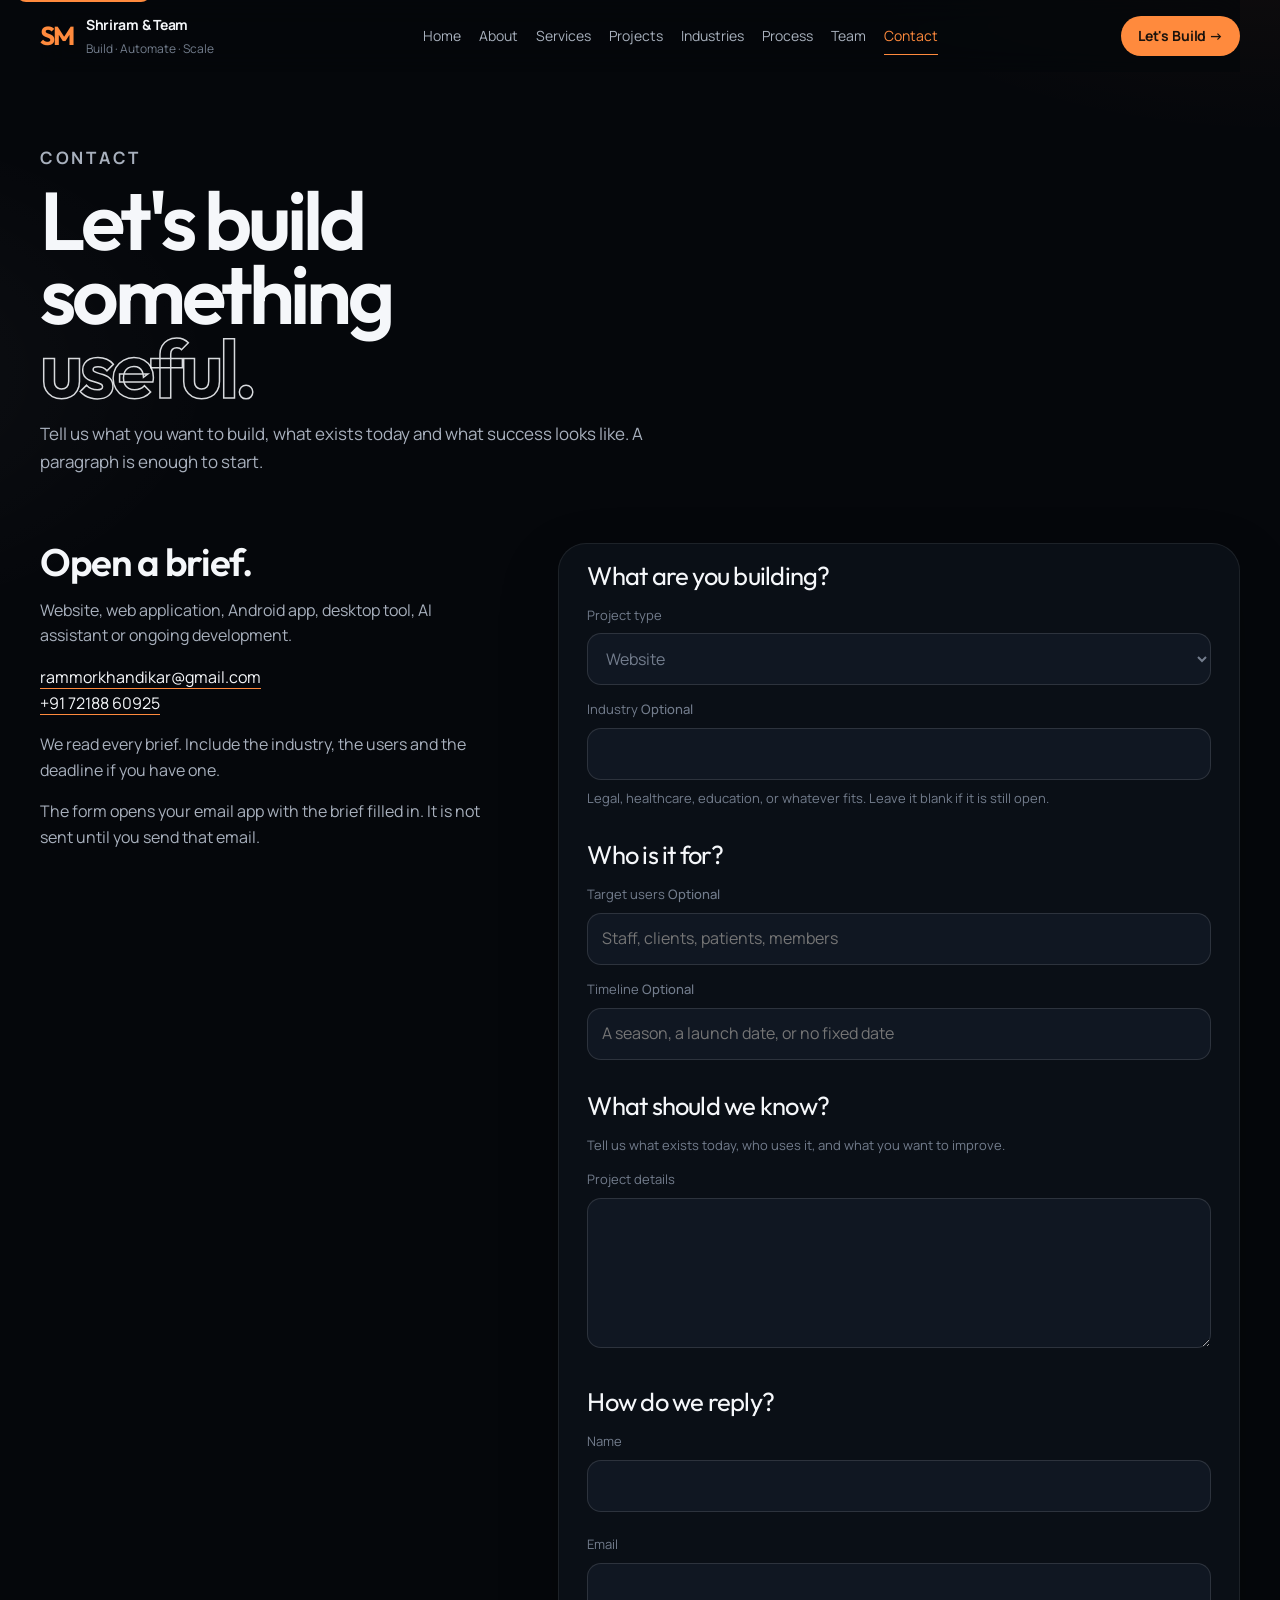
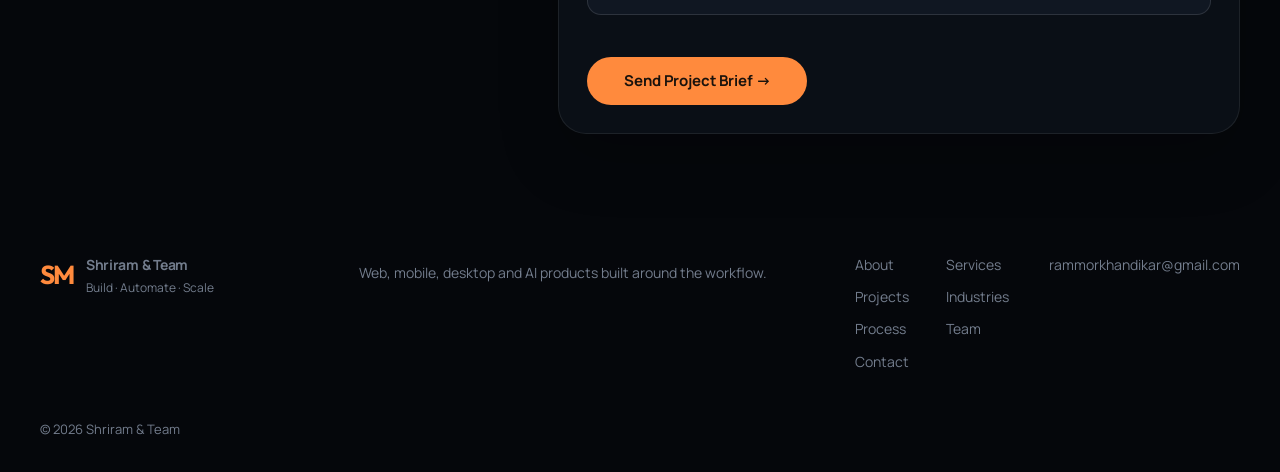
<file: contact.html>
<!doctype html>
<html lang="en">
<head>
<meta charset="utf-8">
<meta name="viewport" content="width=device-width, initial-scale=1">
<title>Contact — Shriram &amp; Team</title>
<meta name="description" content="Start a project with Shriram & Team. Email rammorkhandikar@gmail.com or call +91 72188 60925.">
<link rel="canonical" href="https://mrrammorkhandikar.github.io/ChatGpt_Test_01/contact.html">
<meta property="og:title" content="Contact — Shriram & Team">
<meta property="og:description" content="Tell us what you want to build, what exists today and what success looks like.">
<meta property="og:image" content="https://mrrammorkhandikar.github.io/ChatGpt_Test_01/assets/og.jpg">
<meta name="twitter:card" content="summary_large_image">
<link rel="icon" href="assets/favicon.svg" type="image/svg+xml">
<link rel="preconnect" href="https://fonts.googleapis.com">
<link rel="preconnect" href="https://fonts.gstatic.com" crossorigin>
<link href="https://fonts.googleapis.com/css2?family=Manrope:wght@400;500;600;700&family=Outfit:wght@500;600;700&display=swap" rel="stylesheet">
<link rel="stylesheet" href="style.css">
<link rel="stylesheet" href="craft.css">
<script>try{if(!matchMedia("(prefers-reduced-motion: reduce)").matches)document.documentElement.classList.add("js")}catch(e){}</script>
</head>
<body>
<a class="skip" href="#content">Skip to content</a>
<div class="shell">
<header class="nav">
  <a class="brand" href="index.html"><span class="mark">SM</span><span><strong>Shriram &amp; Team</strong><small>Build · Automate · Scale</small></span></a>
  <button class="menu-btn" aria-label="Open menu" aria-expanded="false"><span></span><span></span><span></span></button>
  <nav class="links">
    <a href="index.html">Home</a><a href="about.html">About</a><a href="services.html">Services</a><a href="projects.html">Projects</a><a href="industries.html">Industries</a><a href="process.html">Process</a><a href="team.html">Team</a><a class="active" aria-current="page" href="contact.html">Contact</a>
    <a class="btn btn-orange menu-cta" href="contact.html">Let's Build →</a>
  </nav>
  <a class="btn btn-orange nav-cta" href="contact.html">Let's Build →</a>
</header>
<main id="content">
  <section class="page-hero close-hero">
    <p class="eyebrow">Contact</p>
    <h1>Let's build<br>something<br><span class="outline">useful.</span></h1>
    <p>Tell us what you want to build, what exists today and what success looks like. A paragraph is enough to start.</p>
  </section>
  <section class="page-grid">
    <div class="contact-grid">
      <div class="contact-copy">
        <h2>Open a brief.</h2>
        <p>Website, web application, Android app, desktop tool, AI assistant or ongoing development.</p>
        <p><a href="mailto:rammorkhandikar@gmail.com">rammorkhandikar@gmail.com</a><br><a href="tel:+917218860925">+91 72188 60925</a></p>
        <p>We read every brief. Include the industry, the users and the deadline if you have one.</p>
        <p class="hint">The form opens your email app with the brief filled in. It is not sent until you send that email.</p>
      </div>
      <form class="brief" novalidate>
        <fieldset>
          <legend>What are you building?</legend>
          <label>Project type
            <select name="service">
              <option>Website</option>
              <option>Web Application</option>
              <option>Android App</option>
              <option>Desktop Tool</option>
              <option>AI Assistant</option>
              <option>UI/UX</option>
              <option>Ongoing Development</option>
              <option>Not sure yet</option>
            </select>
          </label>
          <label><span class="lbl">Industry <span class="optional">Optional</span></span>
            <input name="industry" autocomplete="organization">
            <span class="hint">Legal, healthcare, education, or whatever fits. Leave it blank if it is still open.</span>
          </label>
        </fieldset>
        <fieldset>
          <legend>Who is it for?</legend>
          <label><span class="lbl">Target users <span class="optional">Optional</span></span>
            <input name="users" placeholder="Staff, clients, patients, members">
          </label>
          <label><span class="lbl">Timeline <span class="optional">Optional</span></span>
            <input name="timeline" placeholder="A season, a launch date, or no fixed date">
          </label>
        </fieldset>
        <fieldset>
          <legend>What should we know?</legend>
          <p class="hint">Tell us what exists today, who uses it, and what you want to improve.</p>
          <label>Project details
            <textarea name="message" required></textarea>
            <span class="field-error" role="alert"></span>
          </label>
        </fieldset>
        <fieldset>
          <legend>How do we reply?</legend>
          <label>Name
            <input name="name" autocomplete="name" required>
            <span class="field-error" role="alert"></span>
          </label>
          <label>Email
            <input name="email" type="email" autocomplete="email" required>
            <span class="field-error" role="alert"></span>
          </label>
        </fieldset>
        <button class="btn btn-orange" type="submit">Send Project Brief →</button>
        <p class="form-status" role="status" hidden></p>
      </form>
    </div>
  </section>
</main>
<footer class="site-footer quiet">
  <div class="footer-meta">
    <a class="brand" href="index.html"><span class="mark">SM</span><span><strong>Shriram &amp; Team</strong><small>Build · Automate · Scale</small></span></a>
    <p>Web, mobile, desktop and AI products built around the workflow.</p>
    <nav aria-label="Footer"><a href="about.html">About</a><a href="services.html">Services</a><a href="projects.html">Projects</a><a href="industries.html">Industries</a><a href="process.html">Process</a><a href="team.html">Team</a><a href="contact.html">Contact</a></nav>
    <a href="mailto:rammorkhandikar@gmail.com">rammorkhandikar@gmail.com</a>
    <p class="copy">© 2026 Shriram &amp; Team</p>
  </div>
</footer>
</div>
<script src="script.js"></script>
<script src="motion.js"></script>
</body>
</html>
</file>
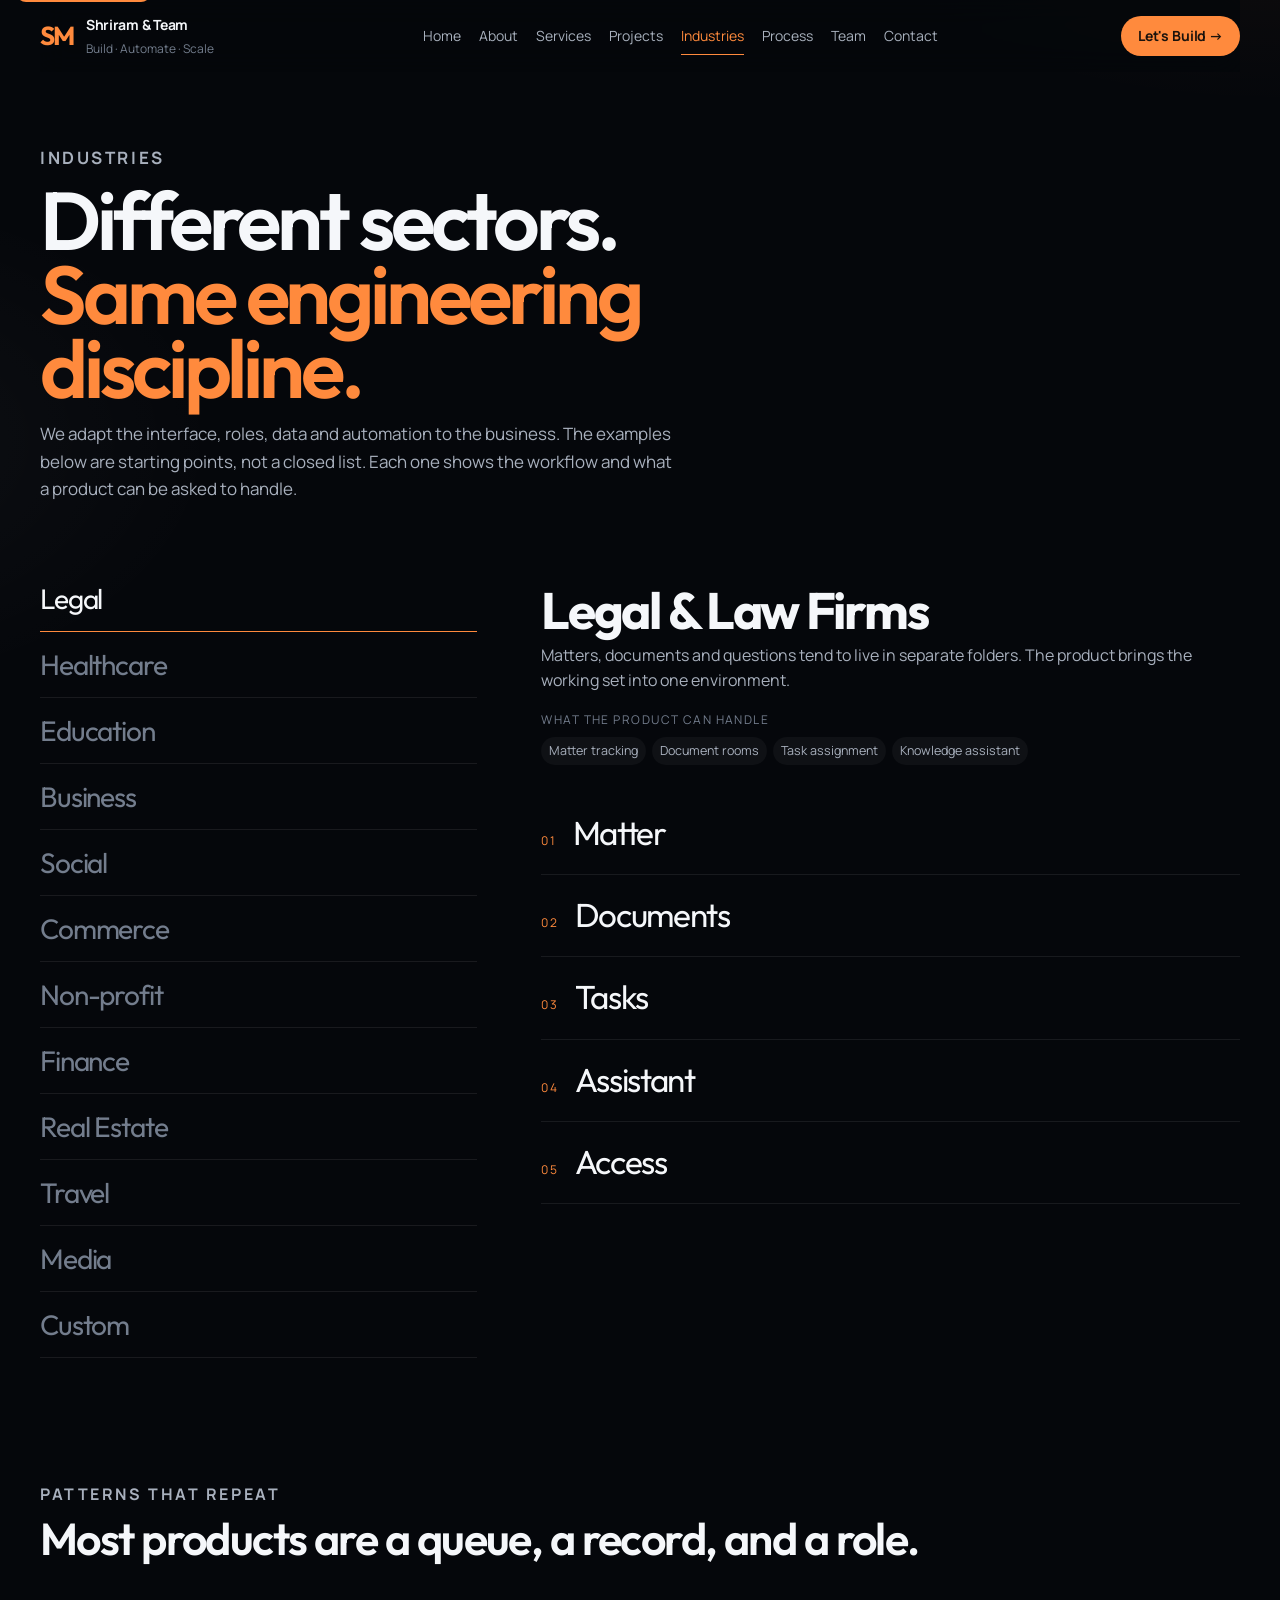
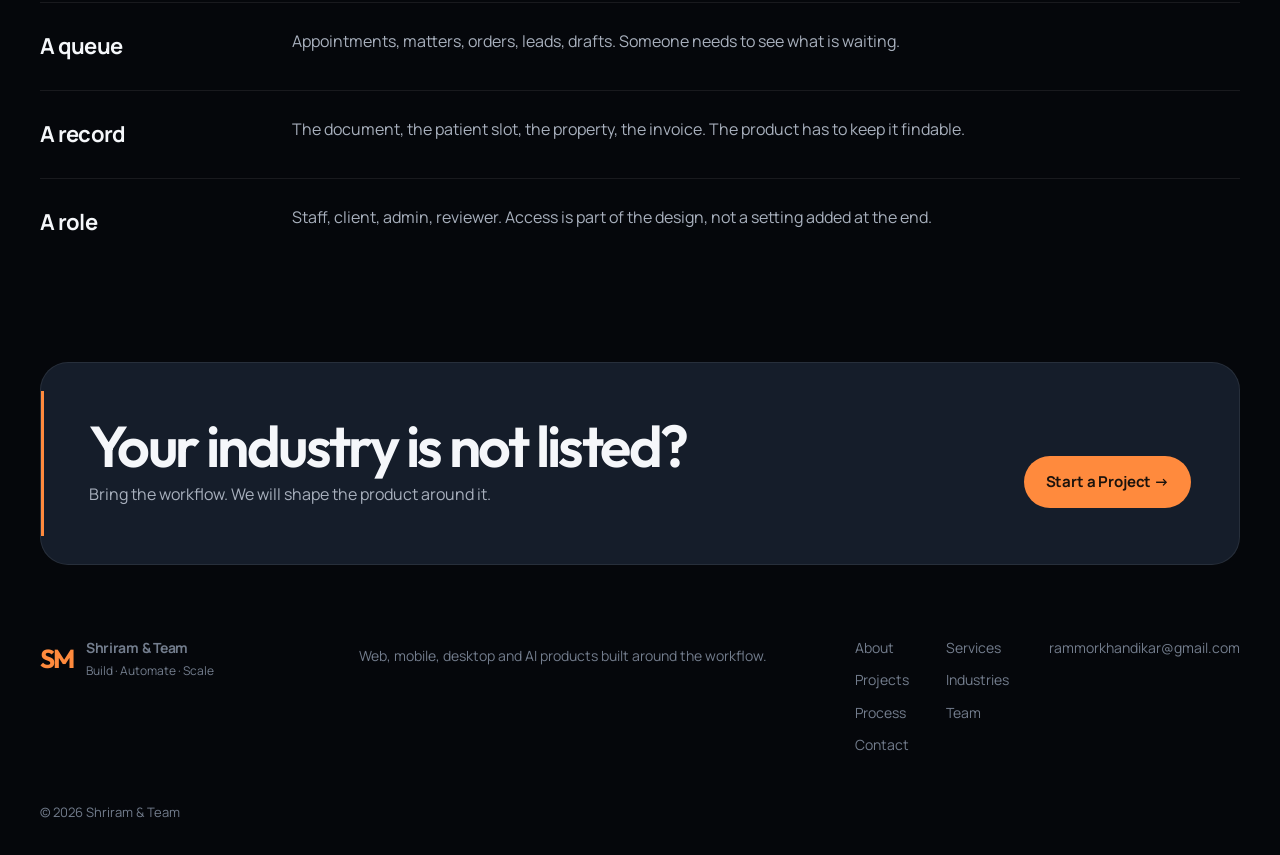
<file: industries.html>
<!doctype html>
<html lang="en">
<head>
<meta charset="utf-8">
<meta name="viewport" content="width=device-width, initial-scale=1">
<title>Industries — Shriram &amp; Team</title>
<meta name="description" content="Product workflows for legal, healthcare, education, business, community, commerce, NGOs, finance, real estate, travel and media.">
<link rel="canonical" href="https://mrrammorkhandikar.github.io/ChatGpt_Test_01/industries.html">
<meta property="og:title" content="Industries — Shriram & Team">
<meta property="og:description" content="Different sectors. Same engineering discipline.">
<meta property="og:image" content="https://mrrammorkhandikar.github.io/ChatGpt_Test_01/assets/og.jpg">
<meta name="twitter:card" content="summary_large_image">
<link rel="icon" href="assets/favicon.svg" type="image/svg+xml">
<link rel="preconnect" href="https://fonts.googleapis.com">
<link rel="preconnect" href="https://fonts.gstatic.com" crossorigin>
<link href="https://fonts.googleapis.com/css2?family=Manrope:wght@400;500;600;700&family=Outfit:wght@500;600;700&display=swap" rel="stylesheet">
<link rel="stylesheet" href="style.css">
<link rel="stylesheet" href="craft.css">
<link rel="stylesheet" href="product.css">
<script>try{if(!matchMedia("(prefers-reduced-motion: reduce)").matches)document.documentElement.classList.add("js")}catch(e){}</script>
</head>
<body>
<a class="skip" href="#content">Skip to content</a>
<div class="shell">
<header class="nav">
  <a class="brand" href="index.html"><span class="mark">SM</span><span><strong>Shriram &amp; Team</strong><small>Build · Automate · Scale</small></span></a>
  <button class="menu-btn" aria-label="Open menu" aria-expanded="false"><span></span><span></span><span></span></button>
  <nav class="links">
    <a href="index.html">Home</a><a href="about.html">About</a><a href="services.html">Services</a><a href="projects.html">Projects</a><a class="active" aria-current="page" href="industries.html">Industries</a><a href="process.html">Process</a><a href="team.html">Team</a><a href="contact.html">Contact</a>
    <a class="btn btn-orange menu-cta" href="contact.html">Let's Build →</a>
  </nav>
  <a class="btn btn-orange nav-cta" href="contact.html">Let's Build →</a>
</header>
<main id="content">
  <section class="page-hero">
    <p class="eyebrow">Industries</p>
    <h1>Different sectors. <em class="grad">Same engineering discipline.</em></h1>
    <p>We adapt the interface, roles, data and automation to the business. The examples below are starting points, not a closed list. Each one shows the workflow and what a product can be asked to handle.</p>
  </section>
  <section class="page-grid">
    <div class="sector-stage switch" data-switch>
      <div class="sector-list switch-nav" role="tablist" aria-label="Industries">
        <button type="button" class="is-on" role="tab" data-panel="legal" aria-controls="legal">Legal</button>
        <button type="button" role="tab" data-panel="healthcare" aria-controls="healthcare">Healthcare</button>
        <button type="button" role="tab" data-panel="education" aria-controls="education">Education</button>
        <button type="button" role="tab" data-panel="business" aria-controls="business">Business</button>
        <button type="button" role="tab" data-panel="social" aria-controls="social">Social</button>
        <button type="button" role="tab" data-panel="commerce" aria-controls="commerce">Commerce</button>
        <button type="button" role="tab" data-panel="ngo" aria-controls="ngo">Non-profit</button>
        <button type="button" role="tab" data-panel="finance" aria-controls="finance">Finance</button>
        <button type="button" role="tab" data-panel="realestate" aria-controls="realestate">Real Estate</button>
        <button type="button" role="tab" data-panel="travel" aria-controls="travel">Travel</button>
        <button type="button" role="tab" data-panel="media" aria-controls="media">Media</button>
        <button type="button" role="tab" data-panel="custom" aria-controls="custom">Custom</button>
      </div>
      <div class="sector-canvas">
      <article class="module pane is-on" id="legal" data-pane role="tabpanel">
        <span class="top"><svg class="ico" aria-hidden="true"><use href="assets/icons.svg#legal"/></svg></span>
        <h3>Legal &amp; Law Firms</h3>
        <p>Matters, documents and questions tend to live in separate folders. The product brings the working set into one environment.</p>
        <p class="k">What the product can handle</p>
        <ul class="caps"><li>Matter tracking</li><li>Document rooms</li><li>Task assignment</li><li>Knowledge assistant</li></ul>
        <ol class="flow"><li>Matter</li><li>Documents</li><li>Tasks</li><li>Assistant</li><li>Access</li></ol>
      </article>
      <article class="module pane" id="healthcare" data-pane role="tabpanel">
        <svg class="ico" aria-hidden="true"><use href="assets/icons.svg#health"/></svg>
        <h3>Healthcare</h3>
        <p>Booking is the front door. The product also has to show the day to the clinic and tell the patient what happens next.</p>
        <p class="k">What the product can handle</p>
        <ul class="caps"><li>Appointment booking</li><li>Doctor and patient dashboards</li><li>Payments</li><li>Notifications</li></ul>
        <ol class="flow"><li>Patient</li><li>Appointment</li><li>Payment</li><li>Doctor</li><li>Notification</li></ol>
      </article>
      <article class="module pane" id="education" data-pane role="tabpanel">
        <svg class="ico" aria-hidden="true"><use href="assets/icons.svg#education"/></svg>
        <h3>Education</h3>
        <p>A course is content, progress and the admin work of keeping both current. Learners and staff need different screens.</p>
        <p class="k">What the product can handle</p>
        <ul class="caps"><li>Courses</li><li>Assessments</li><li>Progress</li><li>Payments</li><li>Admin content</li></ul>
        <ol class="flow"><li>Course</li><li>Lesson</li><li>Assessment</li><li>Progress</li><li>Admin</li></ol>
      </article>
      <article class="module pane" id="business" data-pane role="tabpanel">
        <svg class="ico" aria-hidden="true"><use href="assets/icons.svg#business"/></svg>
        <h3>Business &amp; Corporate</h3>
        <p>Internal work is usually a queue: a request, an approval, a record, a report. The product is the queue, with roles.</p>
        <p class="k">What the product can handle</p>
        <ul class="caps"><li>Internal portals</li><li>Approvals</li><li>Reporting</li><li>Role-based tools</li></ul>
        <ol class="flow"><li>Request</li><li>Role</li><li>Approval</li><li>Record</li><li>Report</li></ol>
      </article>
      <article class="module pane" id="social" data-pane role="tabpanel">
        <svg class="ico" aria-hidden="true"><use href="assets/icons.svg#social"/></svg>
        <h3>Social &amp; Community</h3>
        <p>People post, message and gather. The product also needs a way to moderate what should not stay up.</p>
        <p class="k">What the product can handle</p>
        <ul class="caps"><li>Profiles</li><li>Posts</li><li>Groups</li><li>Messaging</li><li>Moderation</li></ul>
        <ol class="flow"><li>Profile</li><li>Post</li><li>Group</li><li>Message</li><li>Moderation</li></ol>
      </article>
      <article class="module pane" id="commerce" data-pane role="tabpanel">
        <svg class="ico" aria-hidden="true"><use href="assets/icons.svg#commerce"/></svg>
        <h3>E-commerce</h3>
        <p>The storefront is the visible half. Inventory, checkout and the order desk are what keep it moving.</p>
        <p class="k">What the product can handle</p>
        <ul class="caps"><li>Catalog</li><li>Inventory</li><li>Checkout</li><li>Orders</li></ul>
        <ol class="flow"><li>Catalog</li><li>Cart</li><li>Checkout</li><li>Order</li><li>Inventory</li></ol>
      </article>
      <article class="module pane" id="ngo" data-pane role="tabpanel">
        <svg class="ico" aria-hidden="true"><use href="assets/icons.svg#ngo"/></svg>
        <h3>NGO &amp; Non-profit</h3>
        <p>Campaigns ask for attention, money, time and a story. Reporting has to be readable by the people who gave.</p>
        <p class="k">What the product can handle</p>
        <ul class="caps"><li>Campaigns</li><li>Donations</li><li>Volunteers</li><li>Events</li><li>Reporting</li></ul>
        <ol class="flow"><li>Campaign</li><li>Donation</li><li>Volunteer</li><li>Event</li><li>Report</li></ol>
      </article>
      <article class="module pane" id="finance" data-pane role="tabpanel">
        <svg class="ico" aria-hidden="true"><use href="assets/icons.svg#finance"/></svg>
        <h3>Finance &amp; Accounting</h3>
        <p>Invoices and expenses only help if approvals and exports are part of the same path.</p>
        <p class="k">What the product can handle</p>
        <ul class="caps"><li>Invoices</li><li>Expenses</li><li>Approvals</li><li>Dashboards</li><li>Exports</li></ul>
        <ol class="flow"><li>Invoice</li><li>Expense</li><li>Approval</li><li>Dashboard</li><li>Export</li></ol>
      </article>
      <article class="module pane" id="realestate" data-pane role="tabpanel">
        <svg class="ico" aria-hidden="true"><use href="assets/icons.svg#estate"/></svg>
        <h3>Real Estate</h3>
        <p>A lead is not a sale. The product tracks the property, the visit and where the pipeline stands.</p>
        <p class="k">What the product can handle</p>
        <ul class="caps"><li>Lead pipelines</li><li>Property records</li><li>Agent visits</li><li>Reporting</li></ul>
        <ol class="flow"><li>Lead</li><li>Property</li><li>Visit</li><li>Pipeline</li><li>Report</li></ol>
      </article>
      <article class="module pane" id="travel" data-pane role="tabpanel">
        <svg class="ico" aria-hidden="true"><use href="assets/icons.svg#travel"/></svg>
        <h3>Travel &amp; Hospitality</h3>
        <p>Trips are shared objects: an itinerary, saved places, and a notification when something moves.</p>
        <p class="k">What the product can handle</p>
        <ul class="caps"><li>Itineraries</li><li>Bookings</li><li>Saved places</li><li>Notifications</li></ul>
        <ol class="flow"><li>Plan</li><li>Itinerary</li><li>Saved place</li><li>Booking</li><li>Notification</li></ol>
      </article>
      <article class="module pane" id="media" data-pane role="tabpanel">
        <svg class="ico" aria-hidden="true"><use href="assets/icons.svg#media"/></svg>
        <h3>Media &amp; Content</h3>
        <p>Publishing is a desk: drafts, a library, moderation, search, and a view of what was read.</p>
        <p class="k">What the product can handle</p>
        <ul class="caps"><li>Publishing</li><li>Media library</li><li>Moderation</li><li>Search</li><li>Analytics</li></ul>
        <ol class="flow"><li>Draft</li><li>Library</li><li>Review</li><li>Publish</li><li>Analytics</li></ol>
      </article>
      <article class="module pane" id="custom" data-pane role="tabpanel">
        <svg class="ico" aria-hidden="true"><use href="assets/icons.svg#custom"/></svg>
        <h3>Custom Solutions</h3>
        <p>If the workflow does not fit a category, we still design the product around the people who use it. The starting point is the task, not a template.</p>
        <p class="k">What we ask first</p>
        <ul class="caps"><li>Who does the work</li><li>What exists today</li><li>What should change</li></ul>
        <ol class="flow"><li>Workflow</li><li>Roles</li><li>Data</li><li>Interface</li><li>Release</li></ol>
      </article>
      </div>
    </div>
  </section>
  <section class="section">
    <div class="section-head">
      <div>
        <p class="eyebrow">Patterns that repeat</p>
        <h2>Most products are a queue, a record, and a role.</h2>
      </div>
    </div>
    <div class="principles">
      <article><h3>A queue</h3><p>Appointments, matters, orders, leads, drafts. Someone needs to see what is waiting.</p></article>
      <article><h3>A record</h3><p>The document, the patient slot, the property, the invoice. The product has to keep it findable.</p></article>
      <article><h3>A role</h3><p>Staff, client, admin, reviewer. Access is part of the design, not a setting added at the end.</p></article>
    </div>
  </section>
  <section class="band"><div><h2>Your industry is not listed?</h2><p>Bring the workflow. We will shape the product around it.</p></div><a class="btn btn-orange btn-lg" href="contact.html">Start a Project →</a></section>
</main>
<footer class="site-footer">
  <div class="footer-meta">
    <a class="brand" href="index.html"><span class="mark">SM</span><span><strong>Shriram &amp; Team</strong><small>Build · Automate · Scale</small></span></a>
    <p>Web, mobile, desktop and AI products built around the workflow.</p>
    <nav aria-label="Footer"><a href="about.html">About</a><a href="services.html">Services</a><a href="projects.html">Projects</a><a href="industries.html">Industries</a><a href="process.html">Process</a><a href="team.html">Team</a><a href="contact.html">Contact</a></nav>
    <a href="mailto:rammorkhandikar@gmail.com">rammorkhandikar@gmail.com</a>
    <p class="copy">© 2026 Shriram &amp; Team</p>
  </div>
</footer>
</div>
<script src="script.js"></script>
<script src="motion.js"></script>
</body>
</html>
</file>
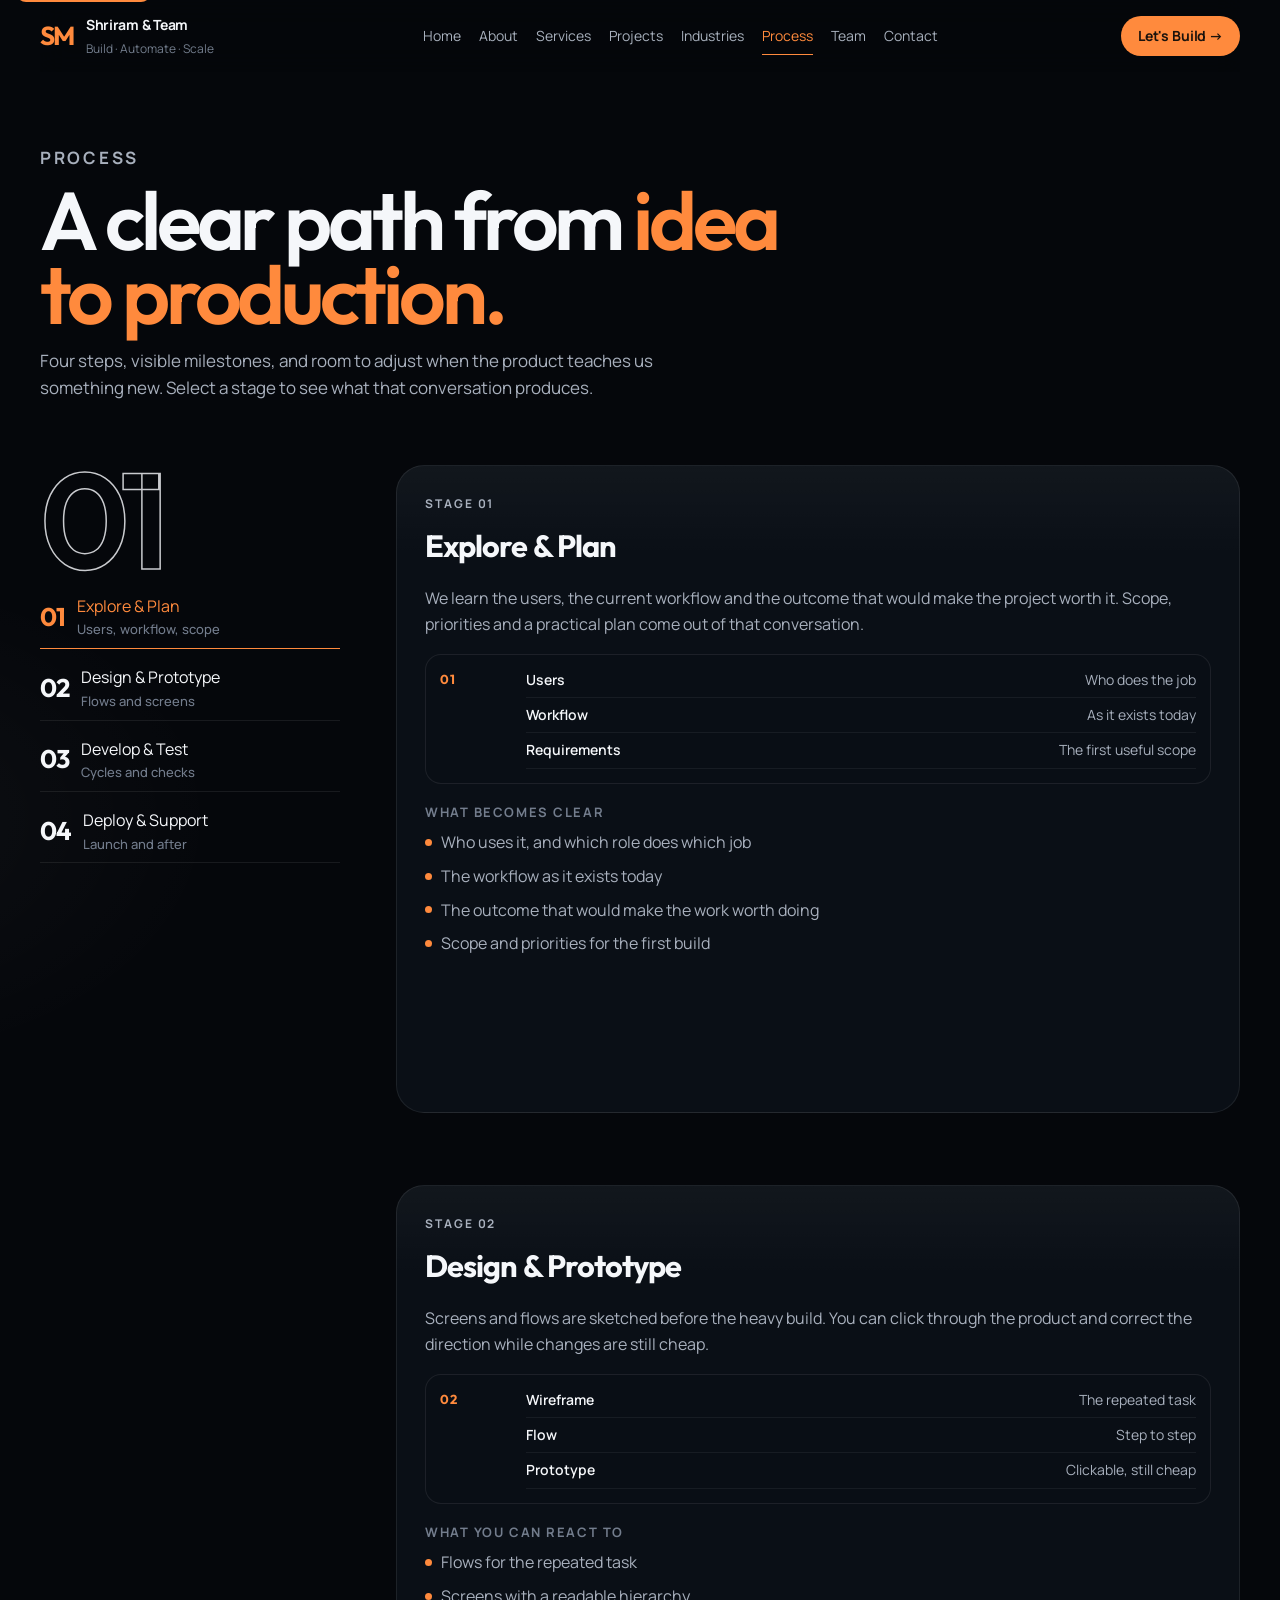
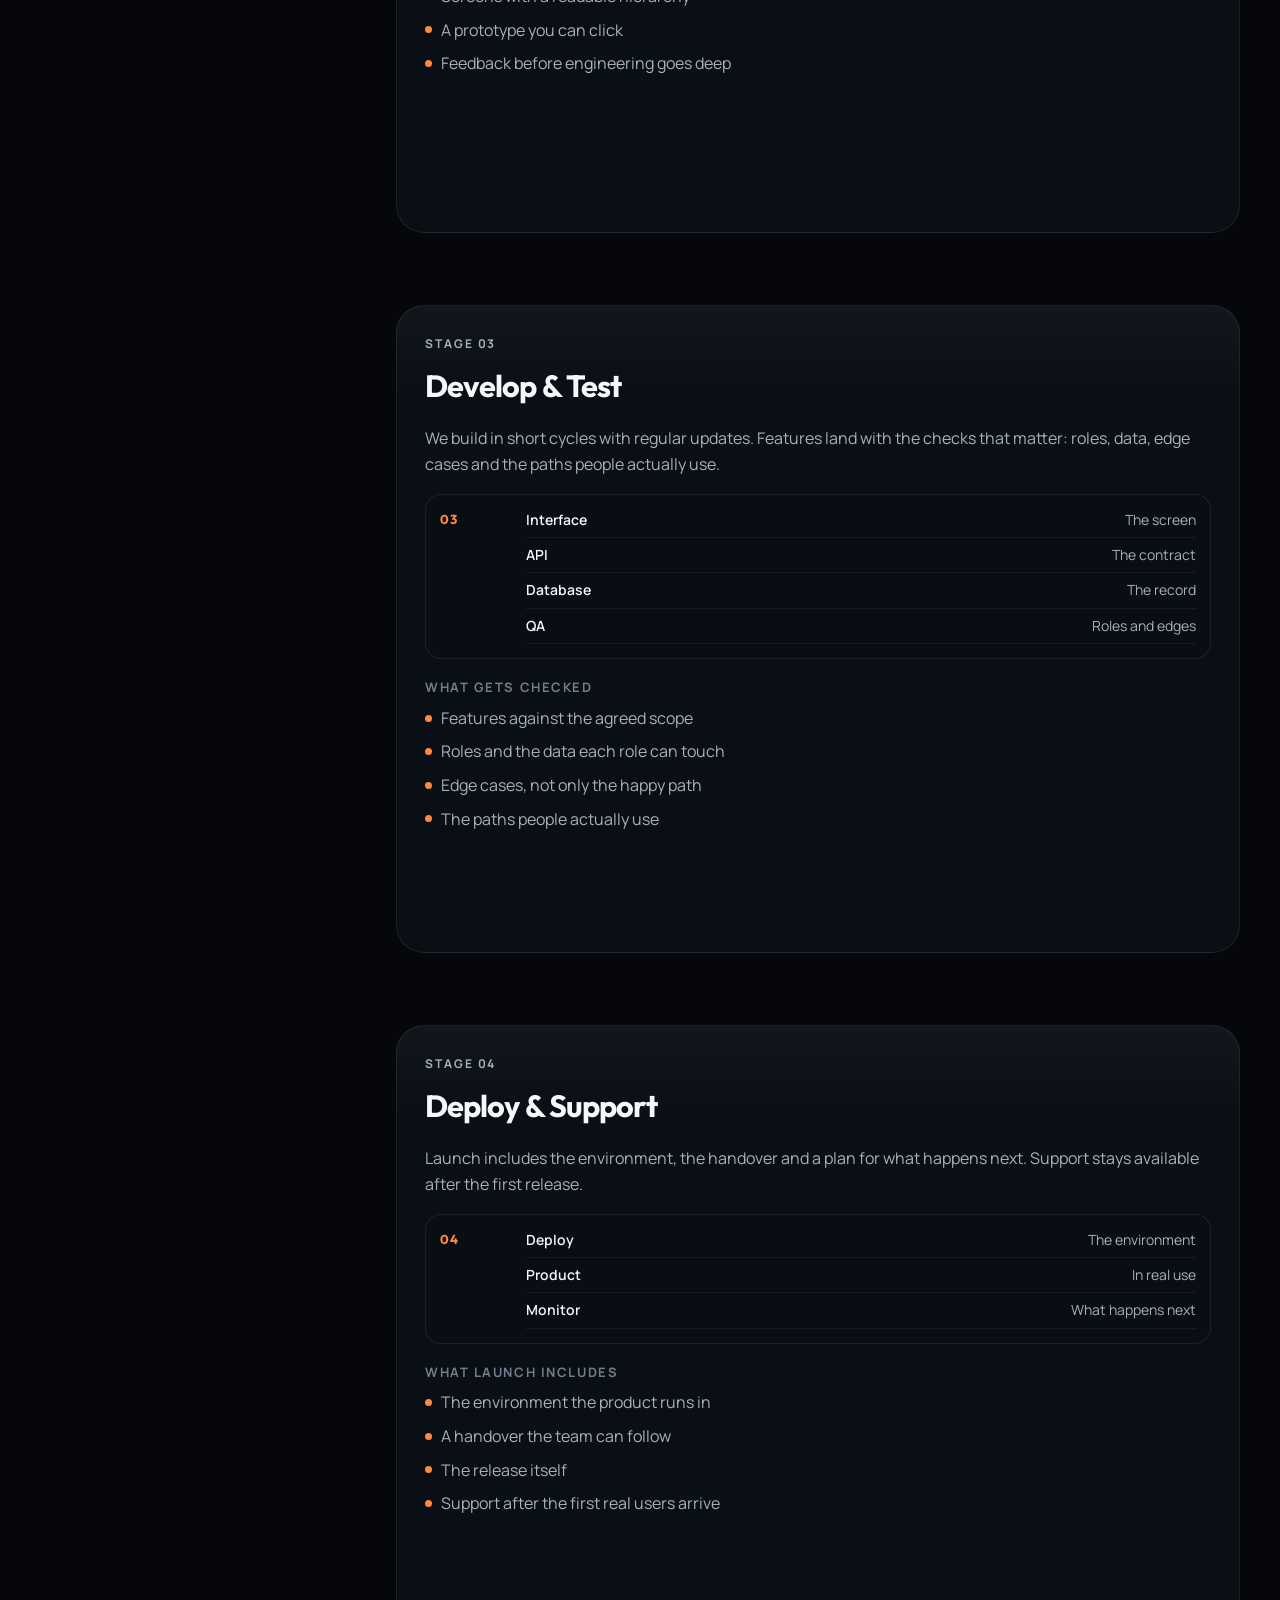
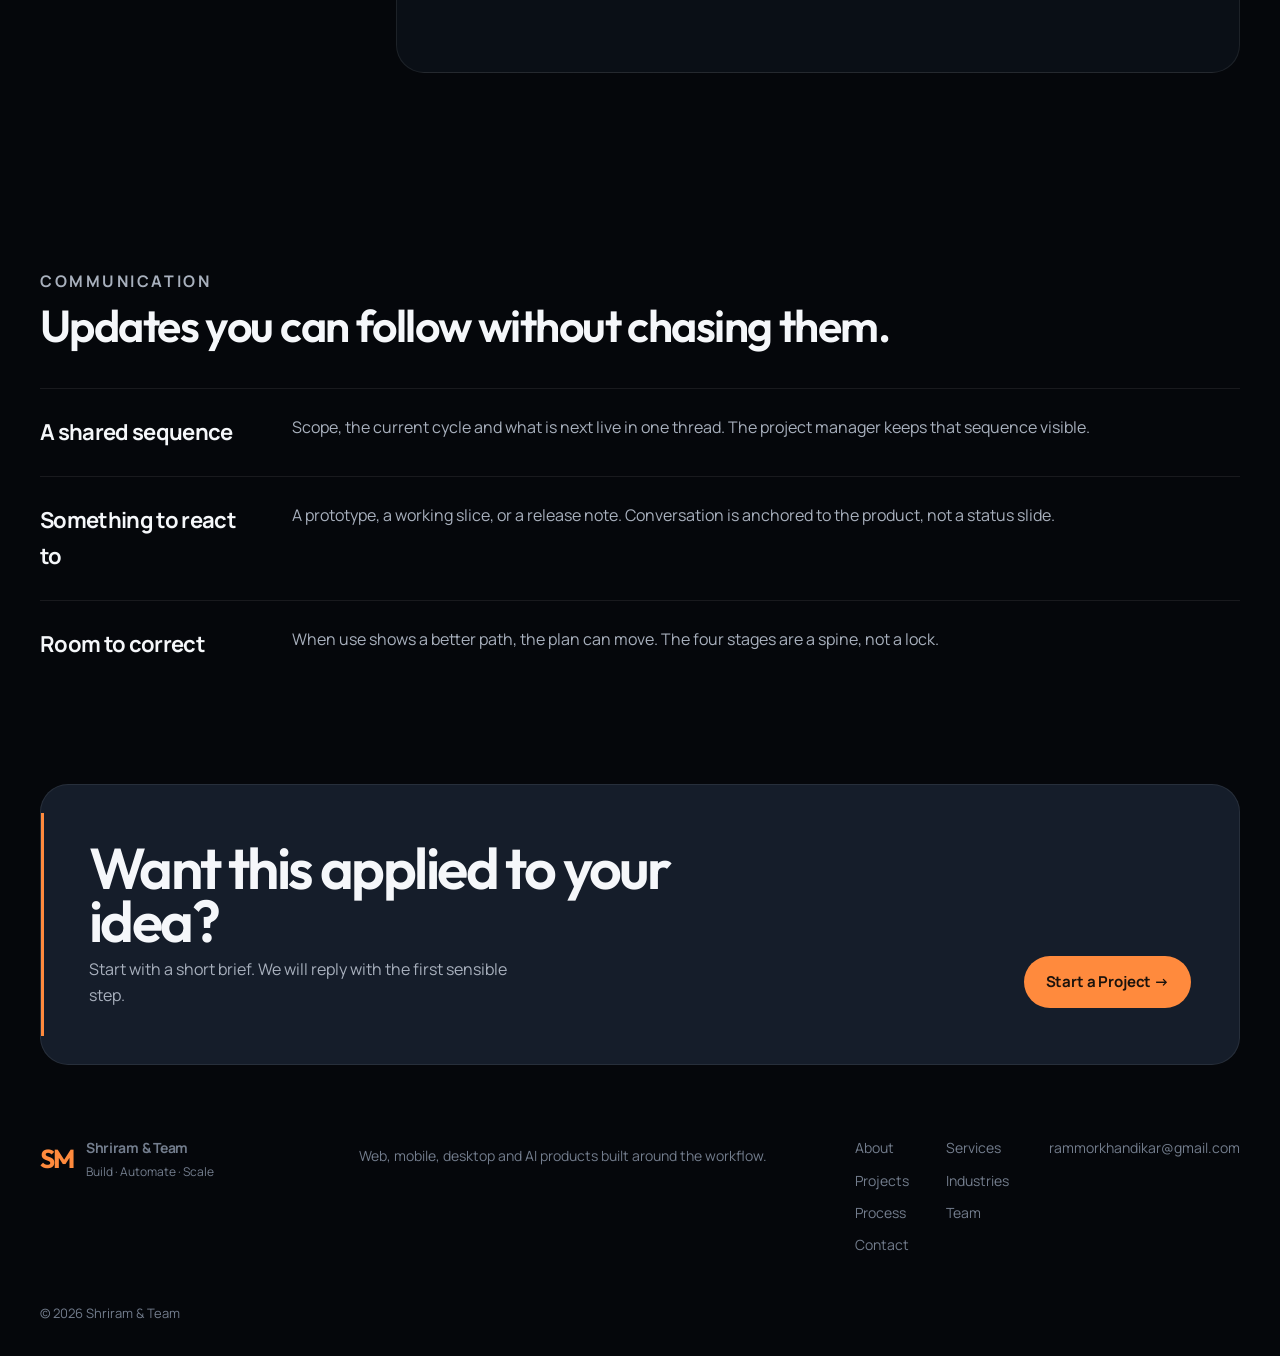
<file: process.html>
<!doctype html>
<html lang="en">
<head>
<meta charset="utf-8">
<meta name="viewport" content="width=device-width, initial-scale=1">
<title>Process — Shriram &amp; Team</title>
<meta name="description" content="Explore, design, build and support. Four stages from idea to production.">
<link rel="canonical" href="https://mrrammorkhandikar.github.io/ChatGpt_Test_01/process.html">
<meta property="og:title" content="Process — Shriram & Team">
<meta property="og:description" content="A clear path from idea to production, with visible milestones.">
<meta property="og:image" content="https://mrrammorkhandikar.github.io/ChatGpt_Test_01/assets/og.jpg">
<meta name="twitter:card" content="summary_large_image">
<link rel="icon" href="assets/favicon.svg" type="image/svg+xml">
<link rel="preconnect" href="https://fonts.googleapis.com">
<link rel="preconnect" href="https://fonts.gstatic.com" crossorigin>
<link href="https://fonts.googleapis.com/css2?family=Manrope:wght@400;500;600;700&family=Outfit:wght@500;600;700&display=swap" rel="stylesheet">
<link rel="stylesheet" href="style.css">
<link rel="stylesheet" href="craft.css">
<link rel="stylesheet" href="product.css">
<script>try{if(!matchMedia("(prefers-reduced-motion: reduce)").matches)document.documentElement.classList.add("js")}catch(e){}</script>
</head>
<body>
<a class="skip" href="#content">Skip to content</a>
<div class="shell">
<header class="nav">
  <a class="brand" href="index.html"><span class="mark">SM</span><span><strong>Shriram &amp; Team</strong><small>Build · Automate · Scale</small></span></a>
  <button class="menu-btn" aria-label="Open menu" aria-expanded="false"><span></span><span></span><span></span></button>
  <nav class="links">
    <a href="index.html">Home</a><a href="about.html">About</a><a href="services.html">Services</a><a href="projects.html">Projects</a><a href="industries.html">Industries</a><a class="active" aria-current="page" href="process.html">Process</a><a href="team.html">Team</a><a href="contact.html">Contact</a>
    <a class="btn btn-orange menu-cta" href="contact.html">Let's Build →</a>
  </nav>
  <a class="btn btn-orange nav-cta" href="contact.html">Let's Build →</a>
</header>
<main id="content">
  <section class="page-hero">
    <p class="eyebrow">Process</p>
    <h1>A clear path from <em class="grad">idea to production.</em></h1>
    <p>Four steps, visible milestones, and room to adjust when the product teaches us something new. Select a stage to see what that conversation produces.</p>
  </section>
  <section class="page-grid">
    <div class="switch process-switch" data-switch>
      <div class="process-side">
      <p class="mega-num" data-mega aria-hidden="true">01</p>
      <div class="switch-nav" role="tablist" aria-label="Process stages">
        <button type="button" class="is-on" role="tab" data-panel="step-1" aria-controls="step-1"><b>01</b><span>Explore &amp; Plan<small>Users, workflow, scope</small></span></button>
        <button type="button" role="tab" data-panel="step-2" aria-controls="step-2"><b>02</b><span>Design &amp; Prototype<small>Flows and screens</small></span></button>
        <button type="button" role="tab" data-panel="step-3" aria-controls="step-3"><b>03</b><span>Develop &amp; Test<small>Cycles and checks</small></span></button>
        <button type="button" role="tab" data-panel="step-4" aria-controls="step-4"><b>04</b><span>Deploy &amp; Support<small>Launch and after</small></span></button>
      </div>
      </div>
      <div class="process-chapters">
      <article class="pane is-on" id="step-1" data-pane role="tabpanel">
        <p class="eyebrow">Stage 01</p>
        <h3>Explore &amp; Plan</h3>
        <p>We learn the users, the current workflow and the outcome that would make the project worth it. Scope, priorities and a practical plan come out of that conversation.</p>
        <div class="stage-board" aria-hidden="true"><b>01</b><ol><li><strong>Users</strong><span>Who does the job</span></li><li><strong>Workflow</strong><span>As it exists today</span></li><li><strong>Requirements</strong><span>The first useful scope</span></li></ol></div>
        <h4>What becomes clear</h4>
        <ul class="check"><li>Who uses it, and which role does which job</li><li>The workflow as it exists today</li><li>The outcome that would make the work worth doing</li><li>Scope and priorities for the first build</li></ul>
      </article>
      <article class="pane" id="step-2" data-pane role="tabpanel">
        <p class="eyebrow">Stage 02</p>
        <h3>Design &amp; Prototype</h3>
        <p>Screens and flows are sketched before the heavy build. You can click through the product and correct the direction while changes are still cheap.</p>
        <div class="stage-board" aria-hidden="true"><b>02</b><ol><li><strong>Wireframe</strong><span>The repeated task</span></li><li><strong>Flow</strong><span>Step to step</span></li><li><strong>Prototype</strong><span>Clickable, still cheap</span></li></ol></div>
        <h4>What you can react to</h4>
        <ul class="check"><li>Flows for the repeated task</li><li>Screens with a readable hierarchy</li><li>A prototype you can click</li><li>Feedback before engineering goes deep</li></ul>
      </article>
      <article class="pane" id="step-3" data-pane role="tabpanel">
        <p class="eyebrow">Stage 03</p>
        <h3>Develop &amp; Test</h3>
        <p>We build in short cycles with regular updates. Features land with the checks that matter: roles, data, edge cases and the paths people actually use.</p>
        <div class="stage-board" aria-hidden="true"><b>03</b><ol><li><strong>Interface</strong><span>The screen</span></li><li><strong>API</strong><span>The contract</span></li><li><strong>Database</strong><span>The record</span></li><li><strong>QA</strong><span>Roles and edges</span></li></ol></div>
        <h4>What gets checked</h4>
        <ul class="check"><li>Features against the agreed scope</li><li>Roles and the data each role can touch</li><li>Edge cases, not only the happy path</li><li>The paths people actually use</li></ul>
      </article>
      <article class="pane" id="step-4" data-pane role="tabpanel">
        <p class="eyebrow">Stage 04</p>
        <h3>Deploy &amp; Support</h3>
        <p>Launch includes the environment, the handover and a plan for what happens next. Support stays available after the first release.</p>
        <div class="stage-board" aria-hidden="true"><b>04</b><ol><li><strong>Deploy</strong><span>The environment</span></li><li><strong>Product</strong><span>In real use</span></li><li><strong>Monitor</strong><span>What happens next</span></li></ol></div>
        <h4>What launch includes</h4>
        <ul class="check"><li>The environment the product runs in</li><li>A handover the team can follow</li><li>The release itself</li><li>Support after the first real users arrive</li></ul>
      </article>
      </div>
    </div>
  </section>
  <section class="section">
    <div class="section-head">
      <div>
        <p class="eyebrow">Communication</p>
        <h2>Updates you can follow without chasing them.</h2>
      </div>
    </div>
    <div class="principles">
      <article><h3>A shared sequence</h3><p>Scope, the current cycle and what is next live in one thread. The project manager keeps that sequence visible.</p></article>
      <article><h3>Something to react to</h3><p>A prototype, a working slice, or a release note. Conversation is anchored to the product, not a status slide.</p></article>
      <article><h3>Room to correct</h3><p>When use shows a better path, the plan can move. The four stages are a spine, not a lock.</p></article>
    </div>
  </section>
  <section class="band"><div><h2>Want this applied to your idea?</h2><p>Start with a short brief. We will reply with the first sensible step.</p></div><a class="btn btn-orange btn-lg" href="contact.html">Start a Project →</a></section>
</main>
<footer class="site-footer">
  <div class="footer-meta">
    <a class="brand" href="index.html"><span class="mark">SM</span><span><strong>Shriram &amp; Team</strong><small>Build · Automate · Scale</small></span></a>
    <p>Web, mobile, desktop and AI products built around the workflow.</p>
    <nav aria-label="Footer"><a href="about.html">About</a><a href="services.html">Services</a><a href="projects.html">Projects</a><a href="industries.html">Industries</a><a href="process.html">Process</a><a href="team.html">Team</a><a href="contact.html">Contact</a></nav>
    <a href="mailto:rammorkhandikar@gmail.com">rammorkhandikar@gmail.com</a>
    <p class="copy">© 2026 Shriram &amp; Team</p>
  </div>
</footer>
</div>
<script src="script.js"></script>
<script src="motion.js"></script>
</body>
</html>
</file>
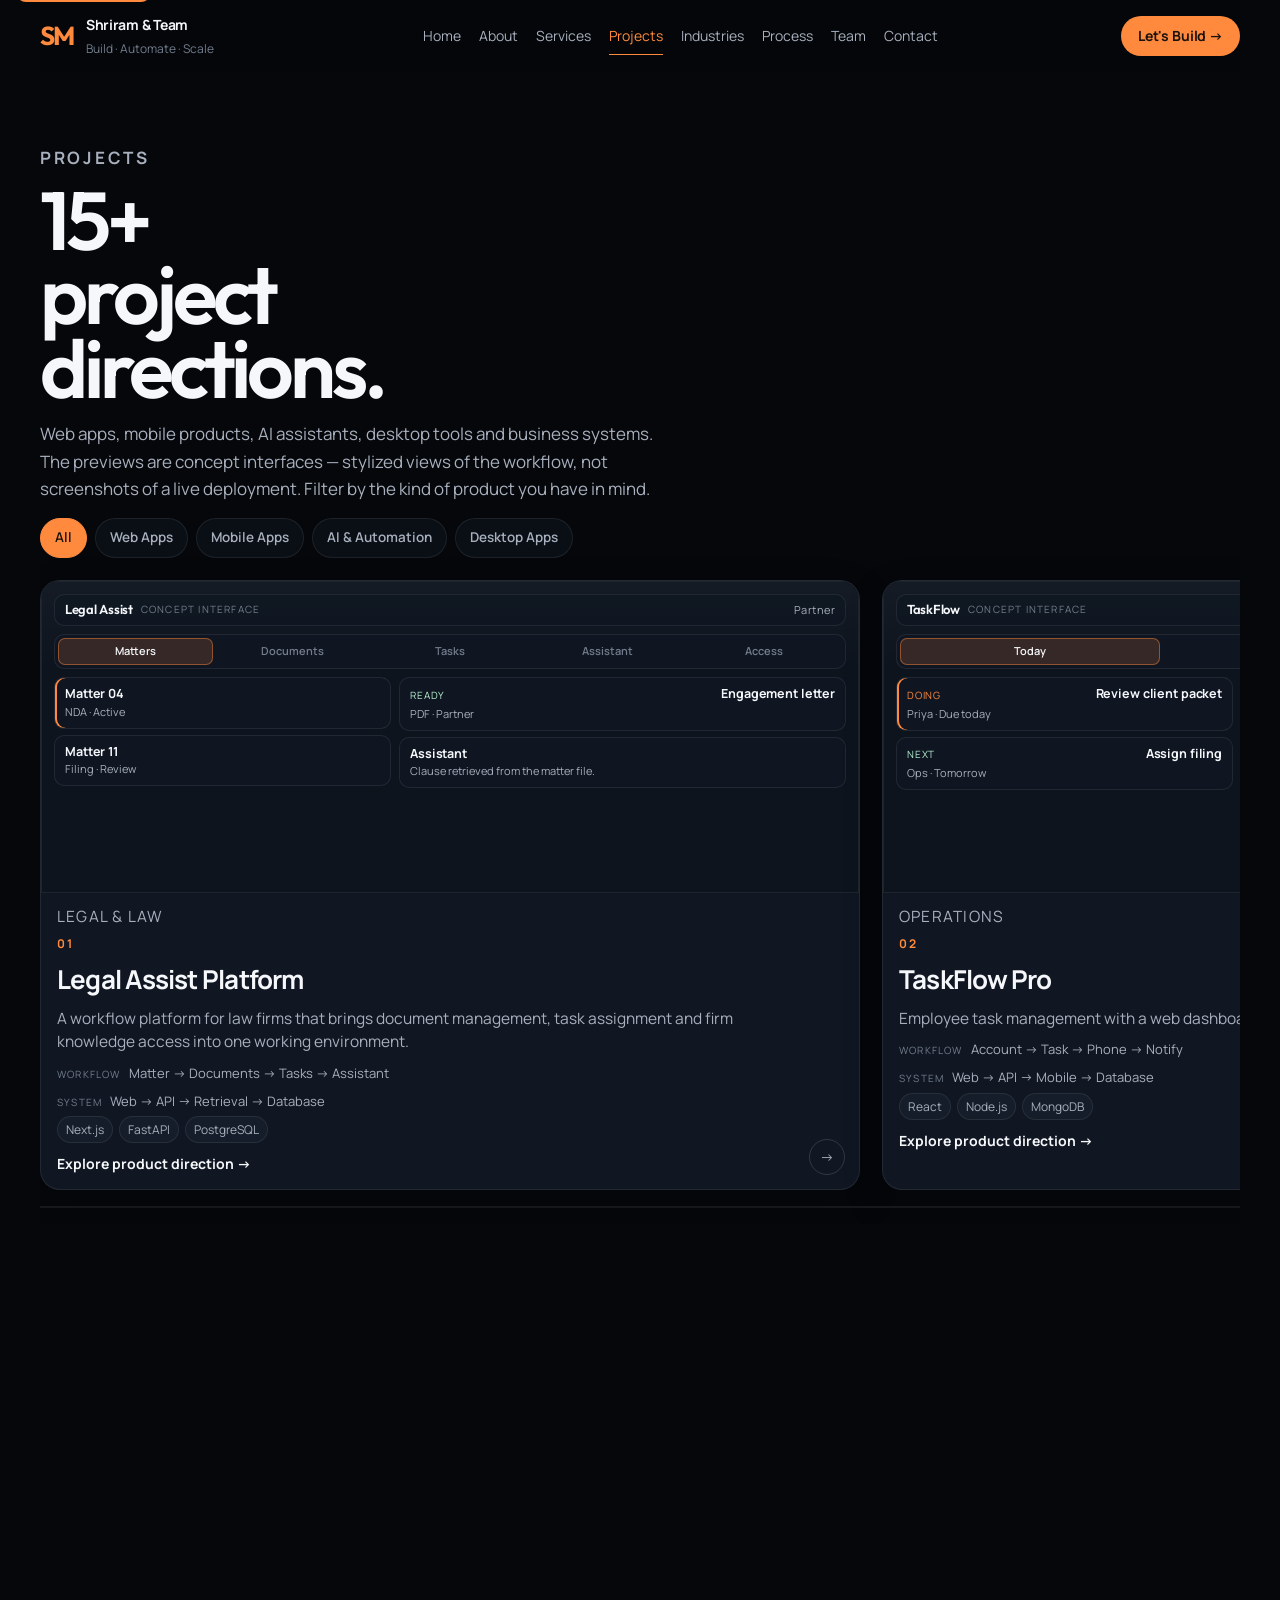
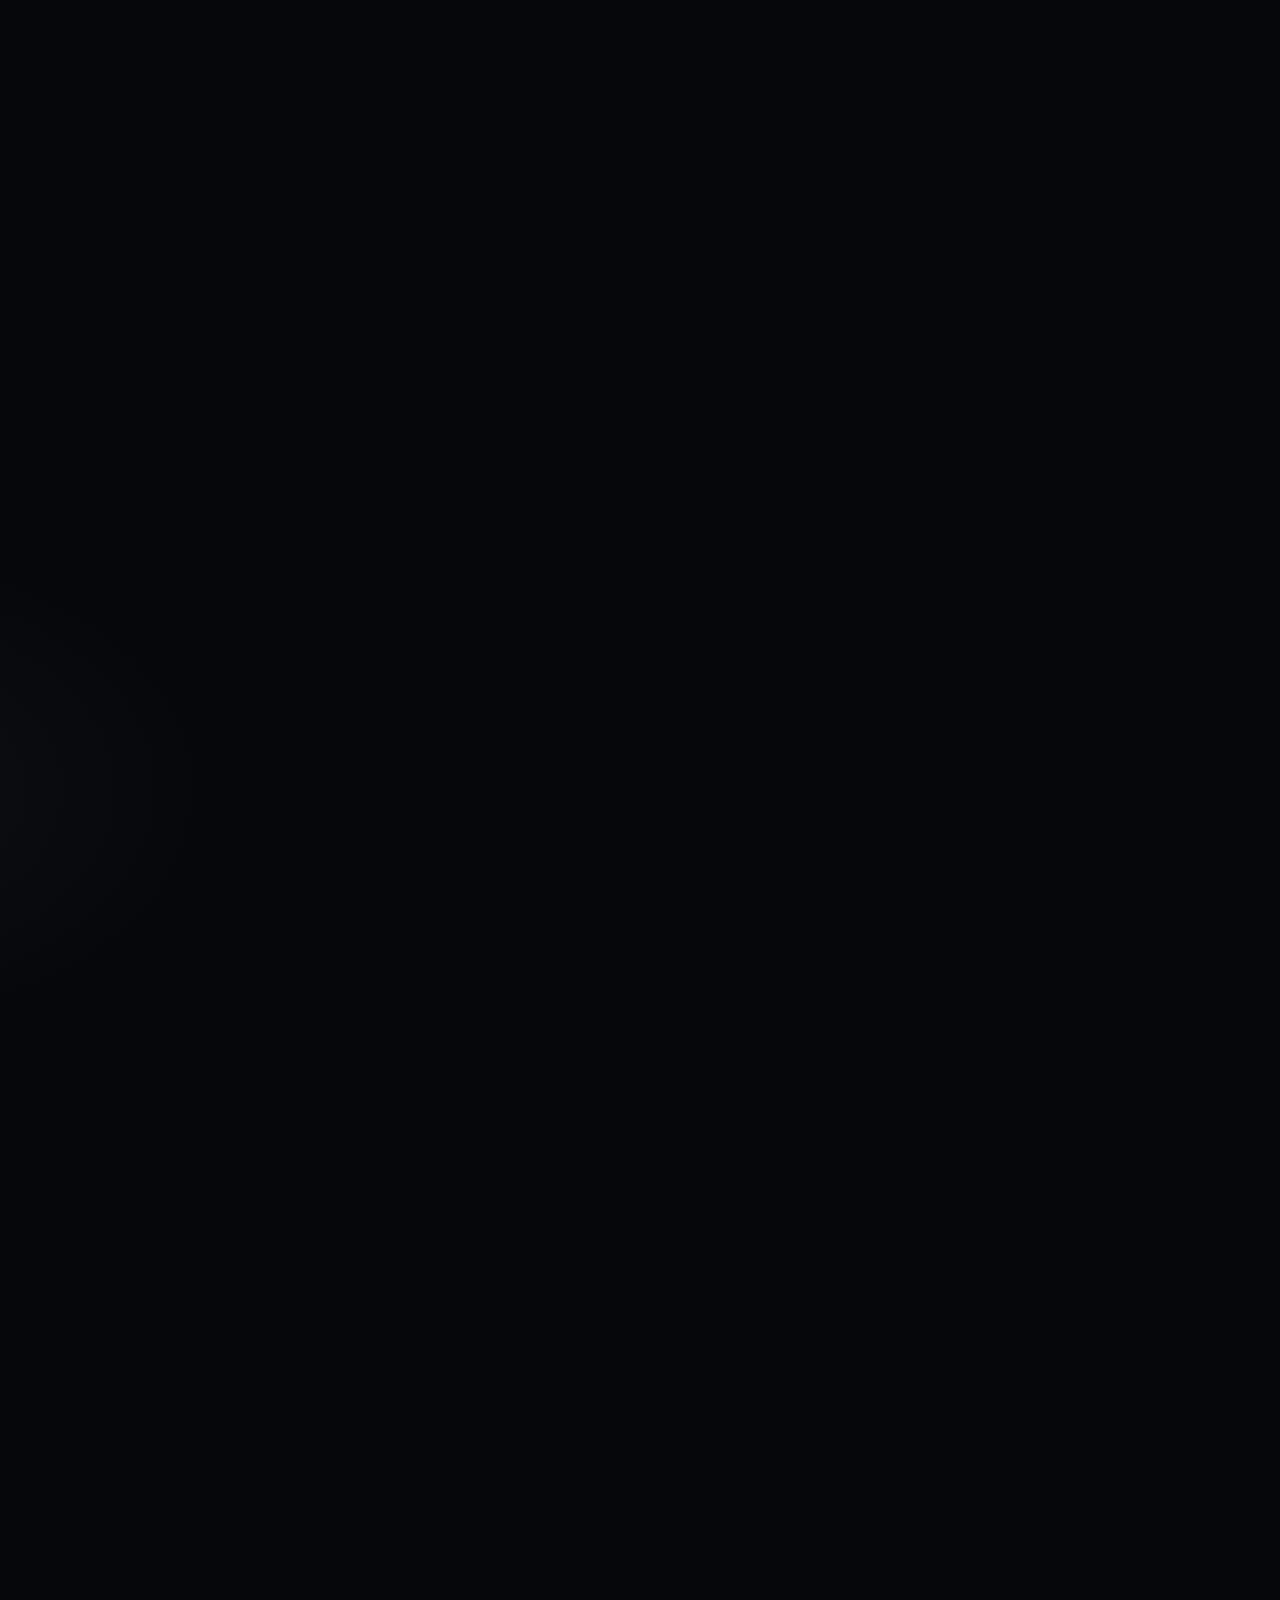
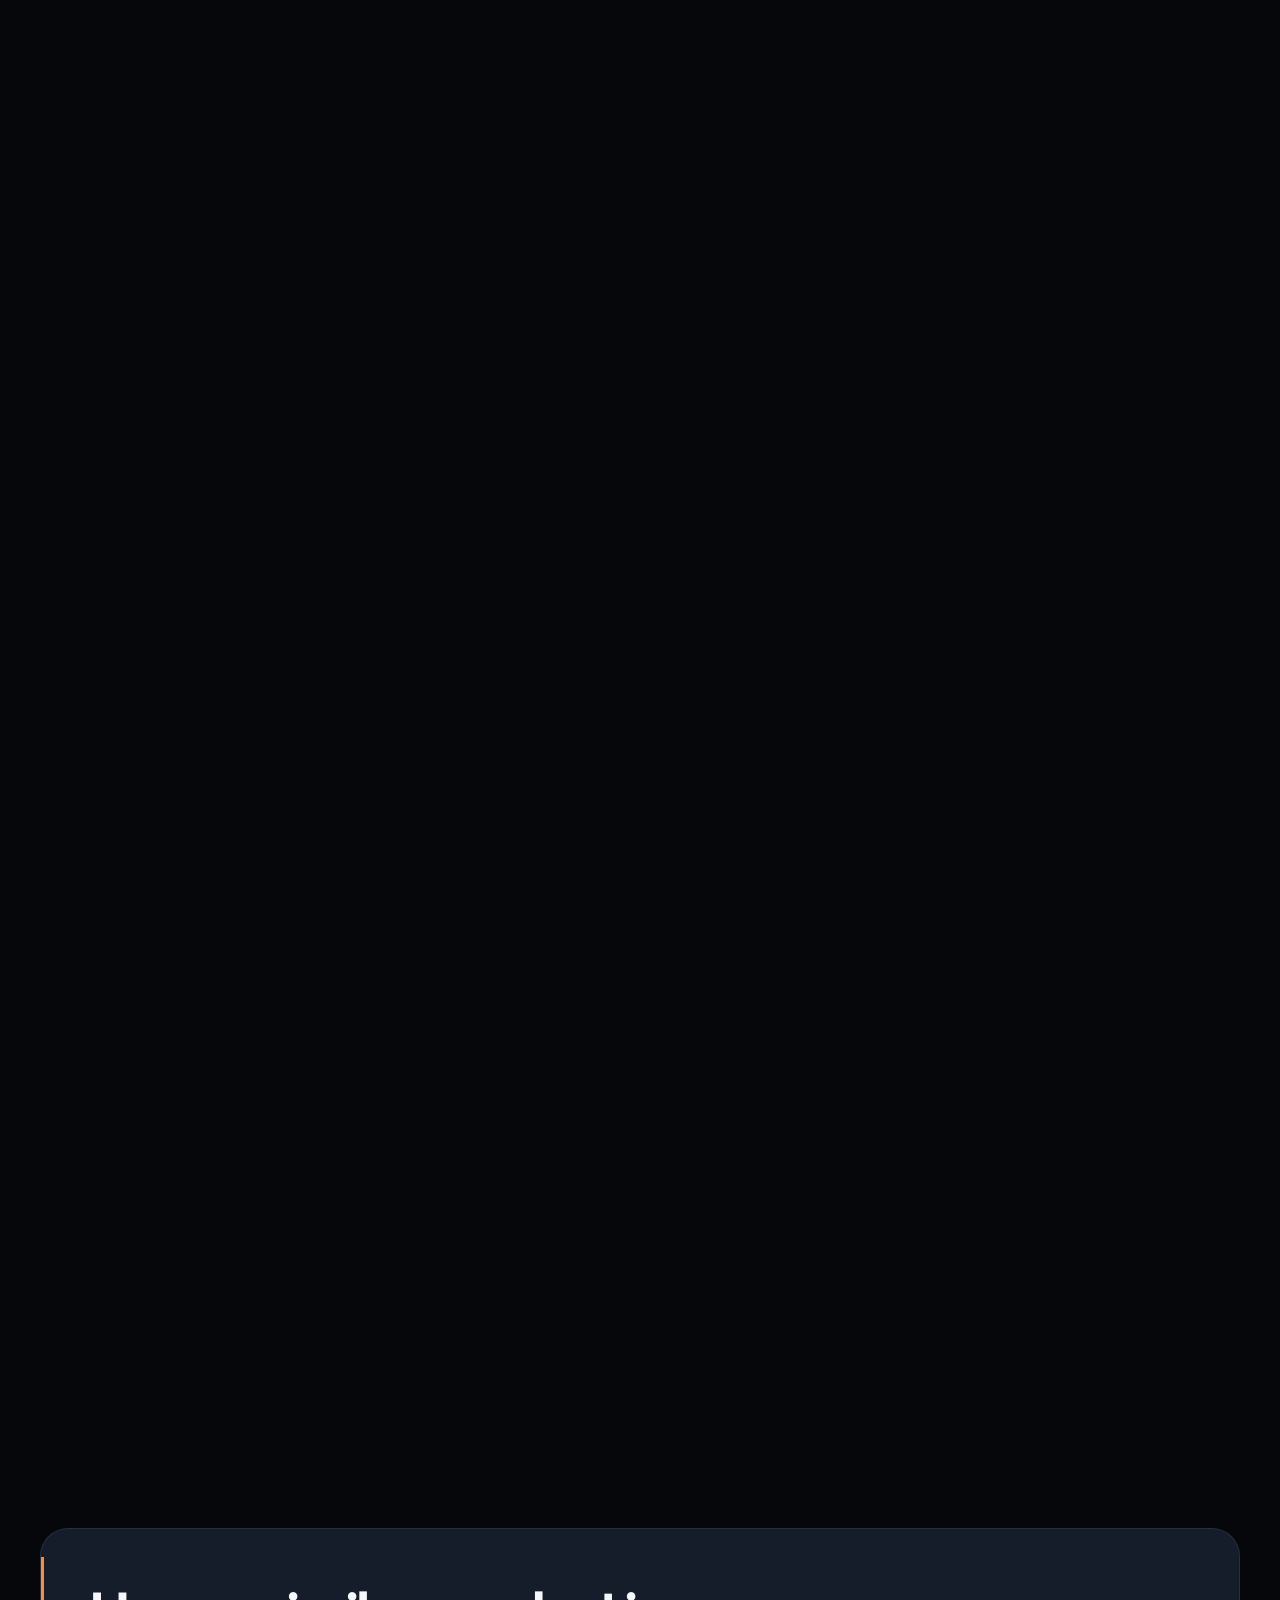
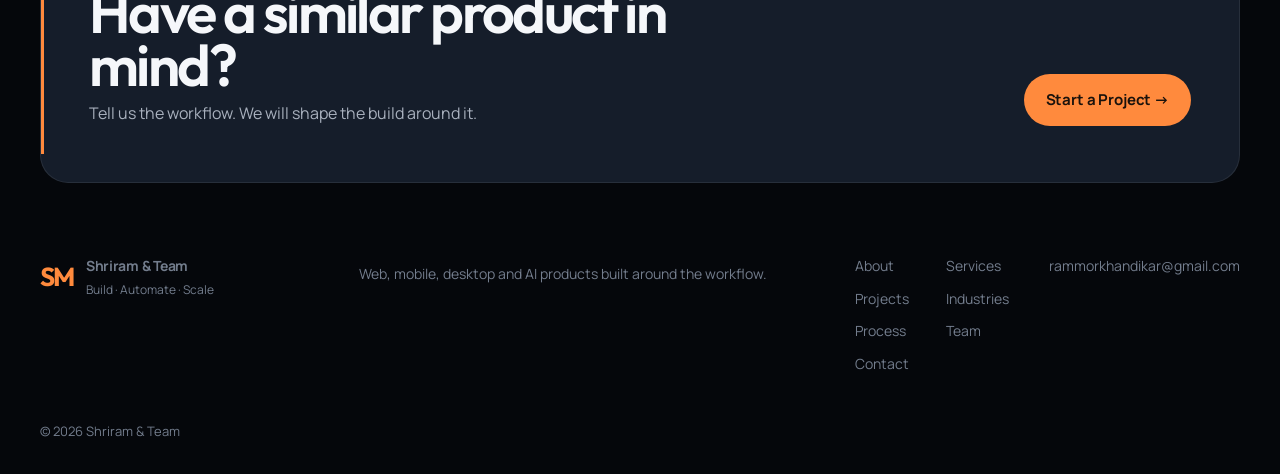
<file: projects.html>
<!doctype html>
<html lang="en">
<head>
<meta charset="utf-8">
<meta name="viewport" content="width=device-width, initial-scale=1">
<title>Projects — Shriram &amp; Team</title>
<meta name="description" content="Explore web apps, mobile products, AI assistants, desktop tools and business systems built around real workflows.">
<link rel="canonical" href="https://mrrammorkhandikar.github.io/ChatGpt_Test_01/projects.html">
<meta property="og:title" content="Projects — Shriram & Team">
<meta property="og:description" content="Fifteen product directions across web, mobile, AI and desktop.">
<meta property="og:image" content="https://mrrammorkhandikar.github.io/ChatGpt_Test_01/assets/og.jpg">
<meta name="twitter:card" content="summary_large_image">
<link rel="icon" href="assets/favicon.svg" type="image/svg+xml">
<link rel="preconnect" href="https://fonts.googleapis.com">
<link rel="preconnect" href="https://fonts.gstatic.com" crossorigin>
<link href="https://fonts.googleapis.com/css2?family=Manrope:wght@400;500;600;700&family=Outfit:wght@500;600;700&display=swap" rel="stylesheet">
<link rel="stylesheet" href="style.css">
<link rel="stylesheet" href="craft.css">
<link rel="stylesheet" href="product.css">
<script>try{if(!matchMedia("(prefers-reduced-motion: reduce)").matches)document.documentElement.classList.add("js")}catch(e){}</script>
</head>
<body>
<a class="skip" href="#content">Skip to content</a>
<div class="shell">
<header class="nav">
  <a class="brand" href="index.html"><span class="mark">SM</span><span><strong>Shriram &amp; Team</strong><small>Build · Automate · Scale</small></span></a>
  <button class="menu-btn" aria-label="Open menu" aria-expanded="false"><span></span><span></span><span></span></button>
  <nav class="links">
    <a href="index.html">Home</a><a href="about.html">About</a><a href="services.html">Services</a><a class="active" aria-current="page" href="projects.html">Projects</a><a href="industries.html">Industries</a><a href="process.html">Process</a><a href="team.html">Team</a><a href="contact.html">Contact</a>
    <a class="btn btn-orange menu-cta" href="contact.html">Let's Build →</a>
  </nav>
  <a class="btn btn-orange nav-cta" href="contact.html">Let's Build →</a>
</header>
<main id="content">
  <section class="page-hero">
    <p class="eyebrow">Projects</p>
    <h1>15+<br>project<br>directions.</h1>
    <p>Web apps, mobile products, AI assistants, desktop tools and business systems. The previews are concept interfaces — stylized views of the workflow, not screenshots of a live deployment. Filter by the kind of product you have in mind.</p>
  </section>
  <section class="page-grid" data-reel>
    <div class="filters" data-filter-bar="#all-projects" role="toolbar" aria-label="Filter projects">
      <button class="active" type="button" data-filter="all">All</button>
      <button type="button" data-filter="web">Web Apps</button>
      <button type="button" data-filter="mobile">Mobile Apps</button>
      <button type="button" data-filter="ai">AI &amp; Automation</button>
      <button type="button" data-filter="desktop">Desktop Apps</button>
    </div>
    <div class="project-grid" id="all-projects">
      <article class="project lead" id="legal-assist" data-cat="ai">
        <div class="shot"><div class="app" aria-hidden="true">
          <div class="app-top"><strong>Legal Assist</strong><span>Concept interface</span><i>Partner</i></div>
          <div class="app-tabs"><b class="on">Matters</b><b>Documents</b><b>Tasks</b><b>Assistant</b><b>Access</b></div>
          <div class="app-split">
            <div class="app-side">
              <div class="rec on"><b>Matter 04</b><small>NDA · Active</small></div>
              <div class="rec"><b>Matter 11</b><small>Filing · Review</small></div>
            </div>
            <div class="app-main">
              <div class="rec"><b>Engagement letter</b><small>PDF · Partner</small><em>Ready</em></div>
              <div class="ask"><b>Assistant</b><small>Clause retrieved from the matter file.</small></div>
            </div>
          </div>
        </div></div>
        <div class="project-body"><p class="concept">Legal &amp; law</p><h3>Legal Assist Platform</h3><p>A workflow platform for law firms that brings document management, task assignment and firm knowledge access into one working environment.</p><p class="case-line"><span>Workflow</span> Matter → Documents → Tasks → Assistant</p><p class="case-line"><span>System</span> Web → API → Retrieval → Database</p><ul class="caps"><li>Document management</li><li>Task assignment</li><li>Knowledge assistant</li><li>Access controls</li></ul><div class="tags"><span class="tag">Next.js</span><span class="tag">FastAPI</span><span class="tag">PostgreSQL</span></div><button class="explore" type="button" data-open="dossier-legal-assist">Explore product direction →</button></div>
      </article>
      <article class="project mid" id="taskflow" data-cat="mobile">
        <div class="shot"><div class="app task" aria-hidden="true">
          <div class="app-top"><strong>TaskFlow</strong><span>Concept interface</span><i>Desk + phone</i></div>
          <div class="app-tabs"><b class="on">Today</b><b>Team</b><b>Mine</b></div>
          <div class="app-split">
            <div class="app-main">
              <div class="rec on"><b>Review client packet</b><small>Priya · Due today</small><em class="wait">Doing</em></div>
              <div class="rec"><b>Assign filing</b><small>Ops · Tomorrow</small><em>Next</em></div>
            </div>
            <div class="phone-mini"><b>Phone</b><small class="on">Review packet</small><small>Assign filing</small><small>Notify team</small></div>
          </div>
        </div></div>
        <div class="project-body"><p class="concept">Operations</p><h3>TaskFlow Pro</h3><p>Employee task management with a web dashboard and an Android app for the same work.</p><p class="case-line"><span>Workflow</span> Account → Task → Phone → Notify</p><p class="case-line"><span>System</span> Web → API → Mobile → Database</p><div class="tags"><span class="tag">React</span><span class="tag">Node.js</span><span class="tag">MongoDB</span></div><button class="explore" type="button" data-open="dossier-taskflow">Explore product direction →</button></div>
      </article>
      <article class="project mid" id="firm-chat" data-cat="ai">
        <div class="shot"><div class="app chat" aria-hidden="true">
          <div class="app-top"><strong>Firm Assistant</strong><span>Concept interface</span><i>Workspace</i></div>
          <div class="app-tabs"><b class="on">Ask</b><b>Sources</b><b>Access</b><b>Admin</b></div>
          <div class="thread">
            <div class="msg me">Show open matters I can see.</div>
            <div class="msg"><b>3 matters</b><small>Retrieved only from documents this role can open.</small></div>
            <div class="src"><b>Engagement letter</b><small>Source · Matter 04</small></div>
            <div class="composer"><span>Ask about a document…</span><em>Send</em></div>
          </div>
        </div></div>
        <div class="project-body"><p class="concept">Knowledge</p><h3>Firm Knowledge Chatbot</h3><p>A RAG chatbot over firm documents, with access controls, an admin panel and team workspaces.</p><p class="case-line"><span>Workflow</span> Question → Documents → Retrieval → Answer</p><p class="case-line"><span>System</span> Web → API → Vector store → Access</p><div class="tags"><span class="tag">Python</span><span class="tag">FastAPI</span><span class="tag">Vector DB</span></div><button class="explore" type="button" data-open="dossier-firm-chat">Explore product direction →</button></div>
      </article>
      <article class="project" id="socialconnect" data-cat="mobile">
        <div class="shot"><div class="app compact" aria-hidden="true"><div class="app-top"><strong>SocialConnect</strong><span>Concept interface</span><i>Member</i></div><div class="app-tabs"><b class="on">Feed</b><b>Groups</b><b>Messages</b><b>Moderation</b></div><div class="app-list"><div class="rec on"><b>Studio update</b><small>Group · Product</small><em>Posted</em></div><div class="rec"><b>Report queue</b><small>Needs a moderator</small><em class="wait">Hold</em></div></div></div></div>
        <div class="project-body"><p class="concept">Community</p><h3>SocialConnect</h3><p>Posts, messaging, groups, notifications and content moderation.</p><div class="tags"><span class="tag">Next.js</span><span class="tag">Socket.io</span><span class="tag">PostgreSQL</span></div><button class="explore" type="button" data-open="dossier-socialconnect">Explore product direction →</button></div>
      </article>
      <article class="project" id="healthcare" data-cat="web">
        <div class="shot"><div class="app care" aria-hidden="true">
          <div class="app-top"><strong>Clinic desk</strong><span>Concept interface</span><i>Front desk</i></div>
          <div class="app-tabs"><b>Patients</b><b class="on">Appointments</b><b>Doctors</b><b>Payments</b><b>Alerts</b></div>
          <div class="app-split">
            <div class="app-side">
              <div class="rec on"><b>A. Rao</b><small>10:30 · Dr. Iyer</small></div>
              <div class="rec"><b>M. Khan</b><small>11:00 · Confirmed</small></div>
            </div>
            <div class="app-main">
              <div class="meta-row"><span><b>Paid</b></span><span>Dr. Iyer</span><span class="hot">Notify sent</span></div>
              <div class="rec"><b>Room 2</b><small>Today · confirmation sent</small><em>Booked</em></div>
            </div>
          </div>
        </div></div>
        <div class="project-body"><p class="concept">Healthcare</p><h3>Healthcare Booking</h3><p>Doctor appointments with payments, dashboards and notifications.</p><p class="case-line"><span>Workflow</span> Patient → Appointment → Payment → Doctor → Notification</p><p class="case-line"><span>System</span> Web → API → Payments → Alerts</p><div class="tags"><span class="tag">React</span><span class="tag">Node.js</span><span class="tag">MySQL</span></div><button class="explore" type="button" data-open="dossier-healthcare">Explore product direction →</button></div>
      </article>
      <article class="project" id="automation" data-cat="desktop">
        <div class="shot"><div class="app compact" aria-hidden="true"><div class="app-top"><strong>Automation desk</strong><span>Concept interface</span><i>Local</i></div><div class="app-tabs"><b class="on">Inbox</b><b>Rules</b><b>Report</b></div><div class="app-list"><div class="rec on"><b>Morning batch</b><small>CSV · this machine</small><em class="wait">Running</em></div><div class="rec"><b>Export</b><small>Handed to the operator</small><em>Ready</em></div></div></div></div>
        <div class="project-body"><p class="concept">Desktop</p><h3>Business Automation Tool</h3><p>A desktop application for data processing, reporting and automation.</p><div class="tags"><span class="tag">Python</span><span class="tag">PyQt</span><span class="tag">SQLite</span></div><button class="explore" type="button" data-open="dossier-automation">Explore product direction →</button></div>
      </article>
      <article class="project" id="learnhub" data-cat="web">
        <div class="shot"><div class="app compact" aria-hidden="true"><div class="app-top"><strong>LearnHub</strong><span>Concept interface</span><i>Learner</i></div><div class="app-tabs"><b class="on">Courses</b><b>Assess</b><b>Progress</b><b>Admin</b></div><div class="app-list"><div class="rec on"><b>Contract basics</b><small>Lesson 4 of 12</small><em class="wait">Open</em></div><div class="rec"><b>Quiz 02</b><small>Admin can publish</small><em>Ready</em></div></div></div></div>
        <div class="project-body"><p class="concept">Education</p><h3>LearnHub</h3><p>Courses, assessments, payments and an admin console for content.</p><div class="tags"><span class="tag">Next.js</span><span class="tag">PostgreSQL</span><span class="tag">APIs</span></div><button class="explore" type="button" data-open="dossier-learnhub">Explore product direction →</button></div>
      </article>
      <article class="project" id="propertydesk" data-cat="web">
        <div class="shot"><div class="app compact" aria-hidden="true"><div class="app-top"><strong>PropertyDesk</strong><span>Concept interface</span><i>Agent</i></div><div class="app-tabs"><b class="on">Leads</b><b>Property</b><b>Visits</b><b>Pipeline</b></div><div class="app-list"><div class="rec on"><b>Andheri 2BHK</b><small>Visit Thursday</small><em class="wait">Live</em></div><div class="rec"><b>Lead · Mehta</b><small>Asked for a second look</small><em>Next</em></div></div></div></div>
        <div class="project-body"><p class="concept">Real estate</p><h3>PropertyDesk</h3><p>A CRM for leads, properties, agents, visits and pipeline reporting.</p><div class="tags"><span class="tag">React</span><span class="tag">Node.js</span><span class="tag">SQL</span></div><button class="explore" type="button" data-open="dossier-propertydesk">Explore product direction →</button></div>
      </article>
      <article class="project" id="hrpulse" data-cat="mobile">
        <div class="shot"><div class="app compact" aria-hidden="true"><div class="app-top"><strong>HR Pulse</strong><span>Concept interface</span><i>Employee</i></div><div class="app-tabs"><b class="on">Leave</b><b>Attendance</b><b>Approvals</b></div><div class="app-list"><div class="rec on"><b>Leave request</b><small>Waiting on a manager</small><em class="wait">Pending</em></div><div class="rec"><b>Today</b><small>Checked in</small><em>Ready</em></div></div></div></div>
        <div class="project-body"><p class="concept">People operations</p><h3>HR Pulse</h3><p>An employee portal for profiles, leave, attendance, tasks and manager approvals.</p><div class="tags"><span class="tag">React</span><span class="tag">Node.js</span><span class="tag">MongoDB</span></div><button class="explore" type="button" data-open="dossier-hrpulse">Explore product direction →</button></div>
      </article>
      <article class="project" id="visionqa" data-cat="ai">
        <div class="shot"><div class="app vision" aria-hidden="true">
          <div class="app-top"><strong>Vision QA</strong><span>Concept interface</span><i>Reviewer</i></div>
          <div class="app-tabs"><b>Upload</b><b class="on">Frames</b><b>Annotate</b><b>Review</b><b>Quality</b></div>
          <div class="app-split">
            <div class="frame-grid"><i class="on"></i><i></i><i class="flag"></i><i></i><i class="on"></i><i></i></div>
            <div class="app-main">
              <div class="rec on"><b>Batch 18</b><small>Frame 42 · label pending</small><em class="wait">Review</em></div>
              <div class="meta-row"><span><b>QA</b> pass</span><span class="hot">2 flags</span></div>
            </div>
          </div>
        </div></div>
        <div class="project-body"><p class="concept">Computer vision</p><h3>Vision QA</h3><p>A review workflow for image and video annotation, with quality dashboards.</p><p class="case-line"><span>Workflow</span> Upload → Frames → Annotation → Review → Quality</p><p class="case-line"><span>System</span> Web → API → Model → Review queue</p><div class="tags"><span class="tag">PyTorch</span><span class="tag">FastAPI</span><span class="tag">CV</span></div><button class="explore" type="button" data-open="dossier-visionqa">Explore product direction →</button></div>
      </article>
      <article class="project" id="marketcart" data-cat="web">
        <div class="shot"><div class="app compact" aria-hidden="true"><div class="app-top"><strong>MarketCart</strong><span>Concept interface</span><i>Orders</i></div><div class="app-tabs"><b>Catalog</b><b class="on">Orders</b><b>Inventory</b></div><div class="app-list"><div class="rec on"><b>Order 204</b><small>Paid · pick next</small><em class="wait">Pack</em></div><div class="rec"><b>SKU 18</b><small>Stock low</small><em>Hold</em></div></div></div></div>
        <div class="project-body"><p class="concept">Commerce</p><h3>MarketCart</h3><p>Catalog, inventory, checkout and the order desk behind them.</p><div class="tags"><span class="tag">Next.js</span><span class="tag">Stripe</span><span class="tag">PostgreSQL</span></div><button class="explore" type="button" data-open="dossier-marketcart">Explore product direction →</button></div>
      </article>
      <article class="project" id="ngoconnect" data-cat="web">
        <div class="shot"><div class="app compact" aria-hidden="true"><div class="app-top"><strong>NGO Connect</strong><span>Concept interface</span><i>Campaign</i></div><div class="app-tabs"><b class="on">Campaign</b><b>Donors</b><b>Events</b><b>Report</b></div><div class="app-list"><div class="rec on"><b>School kit drive</b><small>Donations open</small><em class="wait">Live</em></div><div class="rec"><b>Volunteer shift</b><small>Saturday desk</small><em>Ready</em></div></div></div></div>
        <div class="project-body"><p class="concept">Non-profit</p><h3>NGO Connect</h3><p>Campaigns, donations, volunteers, events, stories and reporting.</p><div class="tags"><span class="tag">React</span><span class="tag">Node.js</span><span class="tag">PostgreSQL</span></div><button class="explore" type="button" data-open="dossier-ngoconnect">Explore product direction →</button></div>
      </article>
      <article class="project" id="financeflow" data-cat="web">
        <div class="shot"><div class="app compact" aria-hidden="true"><div class="app-top"><strong>FinanceFlow</strong><span>Concept interface</span><i>Accounts</i></div><div class="app-tabs"><b class="on">Invoices</b><b>Expenses</b><b>Approvals</b><b>Export</b></div><div class="app-list"><div class="rec on"><b>Invoice 88</b><small>Waiting on approval</small><em class="wait">Review</em></div><div class="rec"><b>Expense</b><small>Ready to export</small><em>Ready</em></div></div></div></div>
        <div class="project-body"><p class="concept">Finance</p><h3>FinanceFlow</h3><p>Invoices, expenses, approvals, dashboards and exportable reporting.</p><div class="tags"><span class="tag">React</span><span class="tag">Python</span><span class="tag">SQL</span></div><button class="explore" type="button" data-open="dossier-financeflow">Explore product direction →</button></div>
      </article>
      <article class="project" id="travelmate" data-cat="mobile">
        <div class="shot"><div class="app compact" aria-hidden="true"><div class="app-top"><strong>TravelMate</strong><span>Concept interface</span><i>Shared trip</i></div><div class="app-tabs"><b class="on">Plan</b><b>Places</b><b>Alerts</b></div><div class="app-list"><div class="rec on"><b>Day 2 · Fort</b><small>Saved by the group</small><em class="wait">Next</em></div><div class="rec"><b>Time moved</b><small>Notification sent</small><em>Sent</em></div></div></div></div>
        <div class="project-body"><p class="concept">Travel</p><h3>TravelMate</h3><p>Trip planning, shared itineraries, saved places and notifications.</p><div class="tags"><span class="tag">Flutter</span><span class="tag">Firebase</span><span class="tag">APIs</span></div><button class="explore" type="button" data-open="dossier-travelmate">Explore product direction →</button></div>
      </article>
      <article class="project" id="mediadesk" data-cat="web">
        <div class="shot"><div class="app compact" aria-hidden="true"><div class="app-top"><strong>MediaDesk</strong><span>Concept interface</span><i>Editor</i></div><div class="app-tabs"><b class="on">Drafts</b><b>Library</b><b>Review</b><b>Publish</b></div><div class="app-list"><div class="rec on"><b>Field note</b><small>In review</small><em class="wait">Edit</em></div><div class="rec"><b>Photo set</b><small>Library · ready</small><em>Ready</em></div></div></div></div>
        <div class="project-body"><p class="concept">Media</p><h3>MediaDesk</h3><p>Editorial publishing, moderation, a media library, search and analytics.</p><div class="tags"><span class="tag">Next.js</span><span class="tag">PostgreSQL</span><span class="tag">CMS</span></div><button class="explore" type="button" data-open="dossier-mediadesk">Explore product direction →</button></div>
      </article>
    </div>
    <div class="reel-progress" aria-hidden="true"><i></i></div>
  </section>

  <div class="dossier" id="dossier-legal-assist"><p class="concept">Concept interface · Legal &amp; law</p><h3>Legal Assist Platform</h3><p>Designed around a firm that already has documents, tasks and questions in different places. The direction is one working environment rather than three tools.</p><h4>What it is built to support</h4><ul class="check"><li>Document management for the matter at hand</li><li>Task assignment so work has an owner</li><li>A knowledge assistant over firm material</li><li>Access controls so the assistant respects who may see what</li></ul><p>Built with Next.js, FastAPI and PostgreSQL.</p></div>
  <div class="dossier" id="dossier-taskflow"><p class="concept">Concept interface · Operations</p><h3>TaskFlow Pro</h3><p>Designed for employee task management that has to exist on a desk and on a phone. The web dashboard and the Android app share the same work.</p><ul class="check"><li>A task list with a clear next item</li><li>A dashboard for the person coordinating</li><li>A mobile companion for the same tasks</li></ul><p>Built with React, Node.js and MongoDB.</p></div>
  <div class="dossier" id="dossier-firm-chat"><p class="concept">Concept interface · Knowledge</p><h3>Firm Knowledge Chatbot</h3><p>A retrieval assistant. People ask in plain language. The system looks through documents they are allowed to see, instead of answering from a general model alone.</p><ul class="check"><li>RAG over firm documents</li><li>Access controls on what can be retrieved</li><li>An admin panel and team workspaces</li></ul><p>Built with Python, FastAPI and a vector database.</p></div>
  <div class="dossier" id="dossier-socialconnect"><p class="concept">Concept interface · Community</p><h3>SocialConnect</h3><p>Designed for a community product: people post, message, join groups and get notified. Moderation is part of the product, not an afterthought.</p><ul class="check"><li>Posts and profiles</li><li>Messaging and groups</li><li>Notifications</li><li>Content moderation</li></ul><p>Built with Next.js, Socket.io and PostgreSQL.</p></div>
  <div class="dossier" id="dossier-healthcare"><p class="concept">Concept interface · Healthcare</p><h3>Healthcare Booking</h3><p>Designed so a booking is not the end of the flow. Confirmation, payment, the clinic dashboard and a notification belong in the same product.</p><ul class="check"><li>Appointment booking</li><li>Payments</li><li>Doctor and patient dashboards</li><li>Notifications</li></ul><p>Built with React, Node.js and MySQL.</p></div>
  <div class="dossier" id="dossier-automation"><p class="concept">Concept interface · Desktop</p><h3>Business Automation Tool</h3><p>A desktop application for work that should stay on the machine: processing data, producing a report, and repeating the steps that are currently manual.</p><ul class="check"><li>Local data processing</li><li>Reporting</li><li>Automation of a repeated operational job</li></ul><p>Built with Python, PyQt and SQLite.</p></div>
  <div class="dossier" id="dossier-learnhub"><p class="concept">Concept interface · Education</p><h3>LearnHub</h3><p>An education platform where courses, assessments and payments meet an admin console for the people who maintain the content.</p><ul class="check"><li>Courses and progress</li><li>Assessments</li><li>Payments</li><li>Admin content management</li></ul><p>Built with Next.js, PostgreSQL and APIs.</p></div>
  <div class="dossier" id="dossier-propertydesk"><p class="concept">Concept interface · Real estate</p><h3>PropertyDesk</h3><p>A CRM for the pipeline between a lead and a visit: properties, agents and a report of where things stand.</p><ul class="check"><li>Leads and properties</li><li>Agents and visits</li><li>Pipeline reporting</li></ul><p>Built with React, Node.js and SQL.</p></div>
  <div class="dossier" id="dossier-hrpulse"><p class="concept">Concept interface · People operations</p><h3>HR Pulse</h3><p>An employee portal for the requests that should not live in email: profiles, leave, attendance, tasks and a manager's approval.</p><ul class="check"><li>Profiles, leave and attendance</li><li>Tasks</li><li>Manager approvals</li></ul><p>Built with React, Node.js and MongoDB.</p></div>
  <div class="dossier" id="dossier-visionqa"><p class="concept">Concept interface · Computer vision</p><h3>Vision QA</h3><p>A review workflow for image and video annotation. Reviewers label. A dashboard shows the quality of that work. Useful wherever annotation has to be checked before it is trusted.</p><ul class="check"><li>Image and video review</li><li>Annotation</li><li>Quality dashboards</li></ul><p>Built with PyTorch, FastAPI and computer-vision tooling.</p></div>
  <div class="dossier" id="dossier-marketcart"><p class="concept">Concept interface · Commerce</p><h3>MarketCart</h3><p>The catalog is the public half. Inventory, checkout and order operations are what the team uses after someone buys.</p><ul class="check"><li>Catalog and inventory</li><li>Checkout</li><li>Order operations</li></ul><p>Built with Next.js, Stripe and PostgreSQL.</p></div>
  <div class="dossier" id="dossier-ngoconnect"><p class="concept">Concept interface · Non-profit</p><h3>NGO Connect</h3><p>Campaigns, donations, volunteers, events and stories, with reporting a donor can follow.</p><ul class="check"><li>Campaigns and stories</li><li>Donations and volunteers</li><li>Events and reporting</li></ul><p>Built with React, Node.js and PostgreSQL.</p></div>
  <div class="dossier" id="dossier-financeflow"><p class="concept">Concept interface · Finance</p><h3>FinanceFlow</h3><p>Invoices and expenses only help if approval and export are in the same path as the dashboard.</p><ul class="check"><li>Invoices and expenses</li><li>Approvals</li><li>Dashboards and exportable reporting</li></ul><p>Built with React, Python and SQL.</p></div>
  <div class="dossier" id="dossier-travelmate"><p class="concept">Concept interface · Travel</p><h3>TravelMate</h3><p>Trip planning as a shared object: an itinerary, saved places, and a notification when the plan changes.</p><ul class="check"><li>Trip planning and shared itineraries</li><li>Saved places</li><li>Notifications</li></ul><p>Built with Flutter, Firebase and APIs.</p></div>
  <div class="dossier" id="dossier-mediadesk"><p class="concept">Concept interface · Media</p><h3>MediaDesk</h3><p>An editorial desk: publishing, a media library, moderation, search and analytics on what went out.</p><ul class="check"><li>Editorial publishing</li><li>Moderation and media library</li><li>Search and analytics</li></ul><p>Built with Next.js, PostgreSQL and a CMS.</p></div>

  <section class="band"><div><h2>Have a similar product in mind?</h2><p>Tell us the workflow. We will shape the build around it.</p></div><a class="btn btn-orange btn-lg" href="contact.html">Start a Project →</a></section>
</main>
<footer class="site-footer">
  <div class="footer-meta">
    <a class="brand" href="index.html"><span class="mark">SM</span><span><strong>Shriram &amp; Team</strong><small>Build · Automate · Scale</small></span></a>
    <p>Web, mobile, desktop and AI products built around the workflow.</p>
    <nav aria-label="Footer"><a href="about.html">About</a><a href="services.html">Services</a><a href="projects.html">Projects</a><a href="industries.html">Industries</a><a href="process.html">Process</a><a href="team.html">Team</a><a href="contact.html">Contact</a></nav>
    <a href="mailto:rammorkhandikar@gmail.com">rammorkhandikar@gmail.com</a>
    <p class="copy">© 2026 Shriram &amp; Team</p>
  </div>
</footer>
</div>
<dialog id="sheet" class="sheet" aria-label="Product direction">
  <div class="sheet-top"><p class="concept">Product direction</p><button class="sheet-close" type="button" data-close>Close</button></div>
  <div class="sheet-body"></div>
</dialog>
<script src="assets/vendor/gsap.min.js"></script>
<script src="assets/vendor/ScrollTrigger.min.js"></script>
<script src="script.js"></script>
<script src="motion.js"></script>
</body>
</html>
</file>
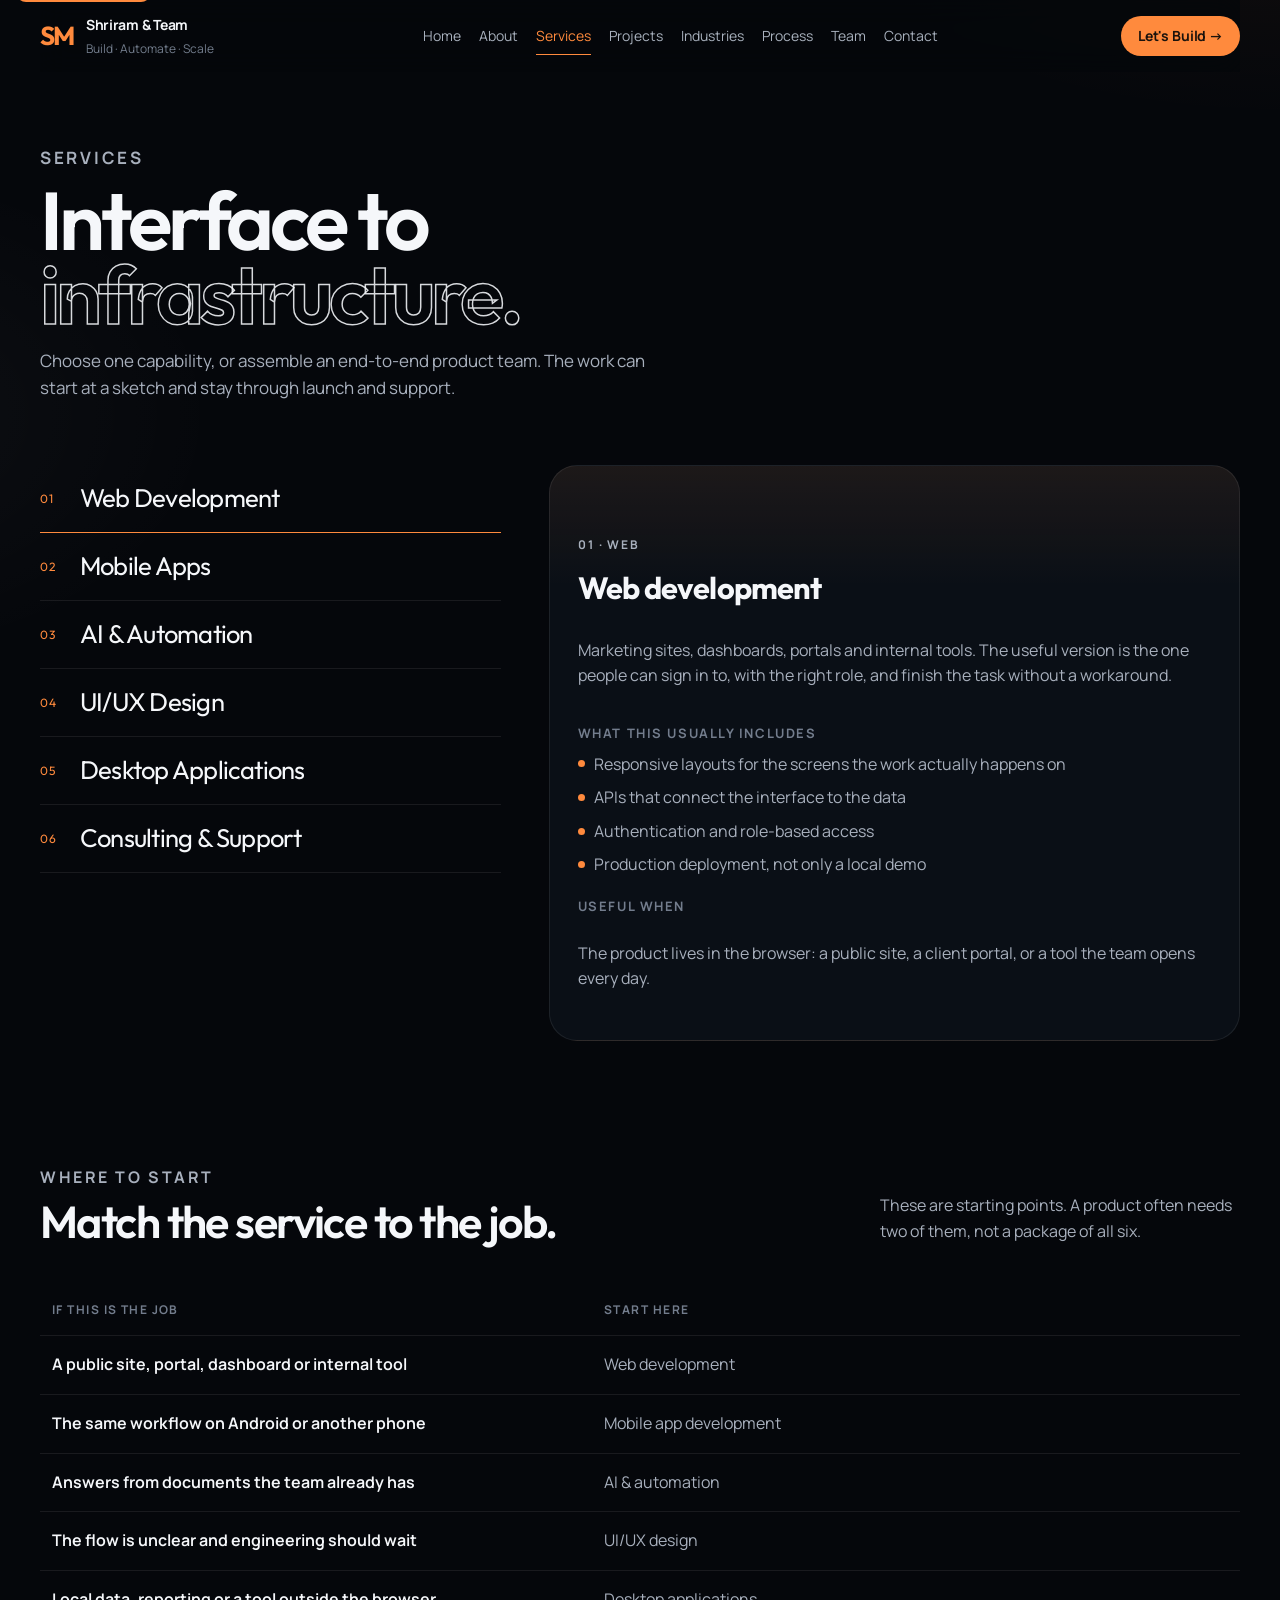
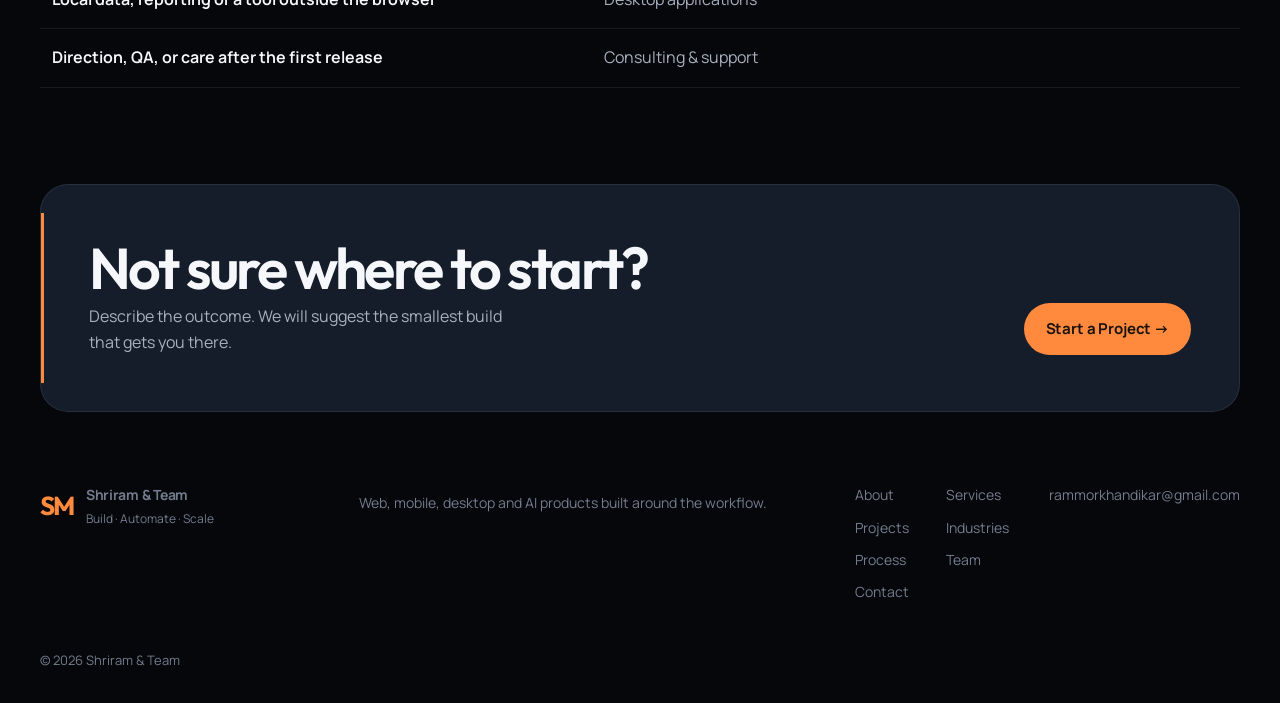
<file: services.html>
<!doctype html>
<html lang="en">
<head>
<meta charset="utf-8">
<meta name="viewport" content="width=device-width, initial-scale=1">
<title>Services — Shriram &amp; Team</title>
<meta name="description" content="Web development, mobile apps, AI automation, UI/UX, desktop applications and technical support.">
<link rel="canonical" href="https://mrrammorkhandikar.github.io/ChatGpt_Test_01/services.html">
<meta property="og:type" content="website">
<meta property="og:title" content="Services — Shriram & Team">
<meta property="og:description" content="Web, mobile, AI, UI/UX, desktop and support — from interface to infrastructure.">
<meta property="og:url" content="https://mrrammorkhandikar.github.io/ChatGpt_Test_01/services.html">
<meta property="og:image" content="https://mrrammorkhandikar.github.io/ChatGpt_Test_01/assets/og.jpg">
<meta name="twitter:card" content="summary_large_image">
<link rel="icon" href="assets/favicon.svg" type="image/svg+xml">
<link rel="preconnect" href="https://fonts.googleapis.com">
<link rel="preconnect" href="https://fonts.gstatic.com" crossorigin>
<link href="https://fonts.googleapis.com/css2?family=Manrope:wght@400;500;600;700&family=Outfit:wght@500;600;700&display=swap" rel="stylesheet">
<link rel="stylesheet" href="style.css">
<link rel="stylesheet" href="craft.css">
<script type="application/ld+json">
{"@context":"https://schema.org","@type":"BreadcrumbList","itemListElement":[{"@type":"ListItem","position":1,"name":"Home","item":"https://mrrammorkhandikar.github.io/ChatGpt_Test_01/"},{"@type":"ListItem","position":2,"name":"Services","item":"https://mrrammorkhandikar.github.io/ChatGpt_Test_01/services.html"}]}
</script>
<script>try{if(!matchMedia("(prefers-reduced-motion: reduce)").matches)document.documentElement.classList.add("js")}catch(e){}</script>
</head>
<body>
<a class="skip" href="#content">Skip to content</a>
<div class="shell">
<header class="nav">
  <a class="brand" href="index.html"><span class="mark">SM</span><span><strong>Shriram &amp; Team</strong><small>Build · Automate · Scale</small></span></a>
  <button class="menu-btn" aria-label="Open menu" aria-expanded="false"><span></span><span></span><span></span></button>
  <nav class="links">
    <a href="index.html">Home</a><a href="about.html">About</a><a class="active" aria-current="page" href="services.html">Services</a><a href="projects.html">Projects</a><a href="industries.html">Industries</a><a href="process.html">Process</a><a href="team.html">Team</a><a href="contact.html">Contact</a>
    <a class="btn btn-orange menu-cta" href="contact.html">Let's Build →</a>
  </nav>
  <a class="btn btn-orange nav-cta" href="contact.html">Let's Build →</a>
</header>
<main id="content">
  <section class="page-hero">
    <p class="eyebrow">Services</p>
    <h1>Interface to<br><span class="outline">infrastructure.</span></h1>
    <p>Choose one capability, or assemble an end-to-end product team. The work can start at a sketch and stay through launch and support.</p>
  </section>

  <section class="page-grid">
    <div class="switch service-switch" data-switch>
      <div class="switch-nav" role="tablist" aria-label="Services">
        <button type="button" role="tab" class="is-on" data-panel="web" aria-controls="web"><span class="num">01</span><span>Web Development<small>Sites, portals, tools</small></span></button>
        <button type="button" role="tab" data-panel="mobile" aria-controls="mobile"><span class="num">02</span><span>Mobile Apps<small>Android and cross-platform</small></span></button>
        <button type="button" role="tab" data-panel="ai" aria-controls="ai"><span class="num">03</span><span>AI &amp; Automation<small>Assistants and workflows</small></span></button>
        <button type="button" role="tab" data-panel="design" aria-controls="design"><span class="num">04</span><span>UI/UX Design<small>Flows before the build</small></span></button>
        <button type="button" role="tab" data-panel="desktop" aria-controls="desktop"><span class="num">05</span><span>Desktop Applications<small>Local operational tools</small></span></button>
        <button type="button" role="tab" data-panel="support" aria-controls="support"><span class="num">06</span><span>Consulting &amp; Support<small>Direction after launch</small></span></button>
      </div>
      <div>
        <article class="pane is-on" id="web" data-pane role="tabpanel">
          <p class="eyebrow">01 · Web</p>
          <h3>Web development</h3>
          <p>Marketing sites, dashboards, portals and internal tools. The useful version is the one people can sign in to, with the right role, and finish the task without a workaround.</p>
          <h4>What this usually includes</h4>
          <ul class="check"><li>Responsive layouts for the screens the work actually happens on</li><li>APIs that connect the interface to the data</li><li>Authentication and role-based access</li><li>Production deployment, not only a local demo</li></ul>
          <h4>Useful when</h4>
          <p>The product lives in the browser: a public site, a client portal, or a tool the team opens every day.</p>
        </article>
        <article class="pane" id="mobile" data-pane role="tabpanel">
          <p class="eyebrow">02 · Mobile</p>
          <h3>Mobile app development</h3>
          <p>Android and cross-platform apps that share logic with the web product. Accounts, notifications and the important flows should feel like one system, not a second product.</p>
          <h4>What this usually includes</h4>
          <ul class="check"><li>Android and cross-platform interfaces</li><li>Shared accounts with the web product</li><li>Notifications for the moments that should not wait</li><li>Offline-friendly flows where the work happens away from a desk</li></ul>
          <h4>Useful when</h4>
          <p>Someone needs the workflow in their pocket: field staff, patients, members, or a team that does not live in a browser tab.</p>
        </article>
        <article class="pane" id="ai" data-pane role="tabpanel">
          <p class="eyebrow">03 · AI</p>
          <h3>AI and automation</h3>
          <p>Assistants that can retrieve information from internal documents, respect access controls, and connect the answer to the workflow where people already work. Automation covers the repetitive steps around that.</p>
          <h4>What this usually includes</h4>
          <ul class="check"><li>Retrieval over your documents (RAG), not a generic chatbot</li><li>Access control so people only see what they are allowed to see</li><li>Workflow automation and data processing</li><li>LLM integrations with an admin view of what the system is doing</li></ul>
          <h4>Useful when</h4>
          <p>The knowledge already exists in files, records or tickets, and people spend time hunting for it.</p>
        </article>
        <article class="pane" id="design" data-pane role="tabpanel">
          <p class="eyebrow">04 · Design</p>
          <h3>UI/UX design</h3>
          <p>Flows, wireframes and interface design aimed at the task people repeat. Hierarchy, readable type and screens you can click through before engineering goes deep.</p>
          <h4>What this usually includes</h4>
          <ul class="check"><li>User flows and information architecture</li><li>Wireframes and interface design</li><li>Interactive prototypes for feedback while changes are still cheap</li><li>Usability checks against the real task, not a slide</li></ul>
          <h4>Useful when</h4>
          <p>The direction is still movable, or the current screens make a simple job feel complicated.</p>
        </article>
        <article class="pane" id="desktop" data-pane role="tabpanel">
          <p class="eyebrow">05 · Desktop</p>
          <h3>Desktop applications</h3>
          <p>Custom desktop tools for operations that should stay on the machine: local data, reporting, processing and internal automation.</p>
          <h4>What this usually includes</h4>
          <ul class="check"><li>Local workflows and file or database access</li><li>Reporting and export</li><li>Processing jobs that do not belong in a browser</li><li>A desktop interface operators can learn once</li></ul>
          <h4>Useful when</h4>
          <p>The data is local, the job is repetitive, or a browser tab is the wrong place for the tool.</p>
        </article>
        <article class="pane" id="support" data-pane role="tabpanel">
          <p class="eyebrow">06 · Support</p>
          <h3>Consulting and support</h3>
          <p>Technical direction before a build, and QA, maintenance and iteration after launch. We stay available when the product is in real use.</p>
          <h4>What this usually includes</h4>
          <ul class="check"><li>A practical read of scope, risks and the smallest useful build</li><li>QA against roles, data and edge cases</li><li>Maintenance after the first release</li><li>Iteration once real use shows what should change</li></ul>
          <h4>Useful when</h4>
          <p>You need a technical partner for a decision, a release, or the months after launch.</p>
        </article>
      </div>
    </div>
  </section>

  <section class="section">
    <div class="section-head">
      <div>
        <p class="eyebrow">Where to start</p>
        <h2>Match the service to the job.</h2>
      </div>
      <p>These are starting points. A product often needs two of them, not a package of all six.</p>
    </div>
    <div class="matrix-wrap">
      <table class="matrix">
        <thead><tr><th>If this is the job</th><th>Start here</th></tr></thead>
        <tbody>
          <tr><td>A public site, portal, dashboard or internal tool</td><td>Web development</td></tr>
          <tr><td>The same workflow on Android or another phone</td><td>Mobile app development</td></tr>
          <tr><td>Answers from documents the team already has</td><td>AI &amp; automation</td></tr>
          <tr><td>The flow is unclear and engineering should wait</td><td>UI/UX design</td></tr>
          <tr><td>Local data, reporting or a tool outside the browser</td><td>Desktop applications</td></tr>
          <tr><td>Direction, QA, or care after the first release</td><td>Consulting &amp; support</td></tr>
        </tbody>
      </table>
    </div>
  </section>

  <section class="band"><div><h2>Not sure where to start?</h2><p>Describe the outcome. We will suggest the smallest build that gets you there.</p></div><a class="btn btn-orange btn-lg" href="contact.html">Start a Project →</a></section>
</main>
<footer class="site-footer">
  <div class="footer-meta">
    <a class="brand" href="index.html"><span class="mark">SM</span><span><strong>Shriram &amp; Team</strong><small>Build · Automate · Scale</small></span></a>
    <p>Web, mobile, desktop and AI products built around the workflow.</p>
    <nav aria-label="Footer">
      <a href="about.html">About</a><a href="services.html">Services</a><a href="projects.html">Projects</a><a href="industries.html">Industries</a><a href="process.html">Process</a><a href="team.html">Team</a><a href="contact.html">Contact</a>
    </nav>
    <a href="mailto:rammorkhandikar@gmail.com">rammorkhandikar@gmail.com</a>
    <p class="copy">© 2026 Shriram &amp; Team</p>
  </div>
</footer>
</div>
<script src="script.js"></script>
<script src="motion.js"></script>
</body>
</html>
</file>
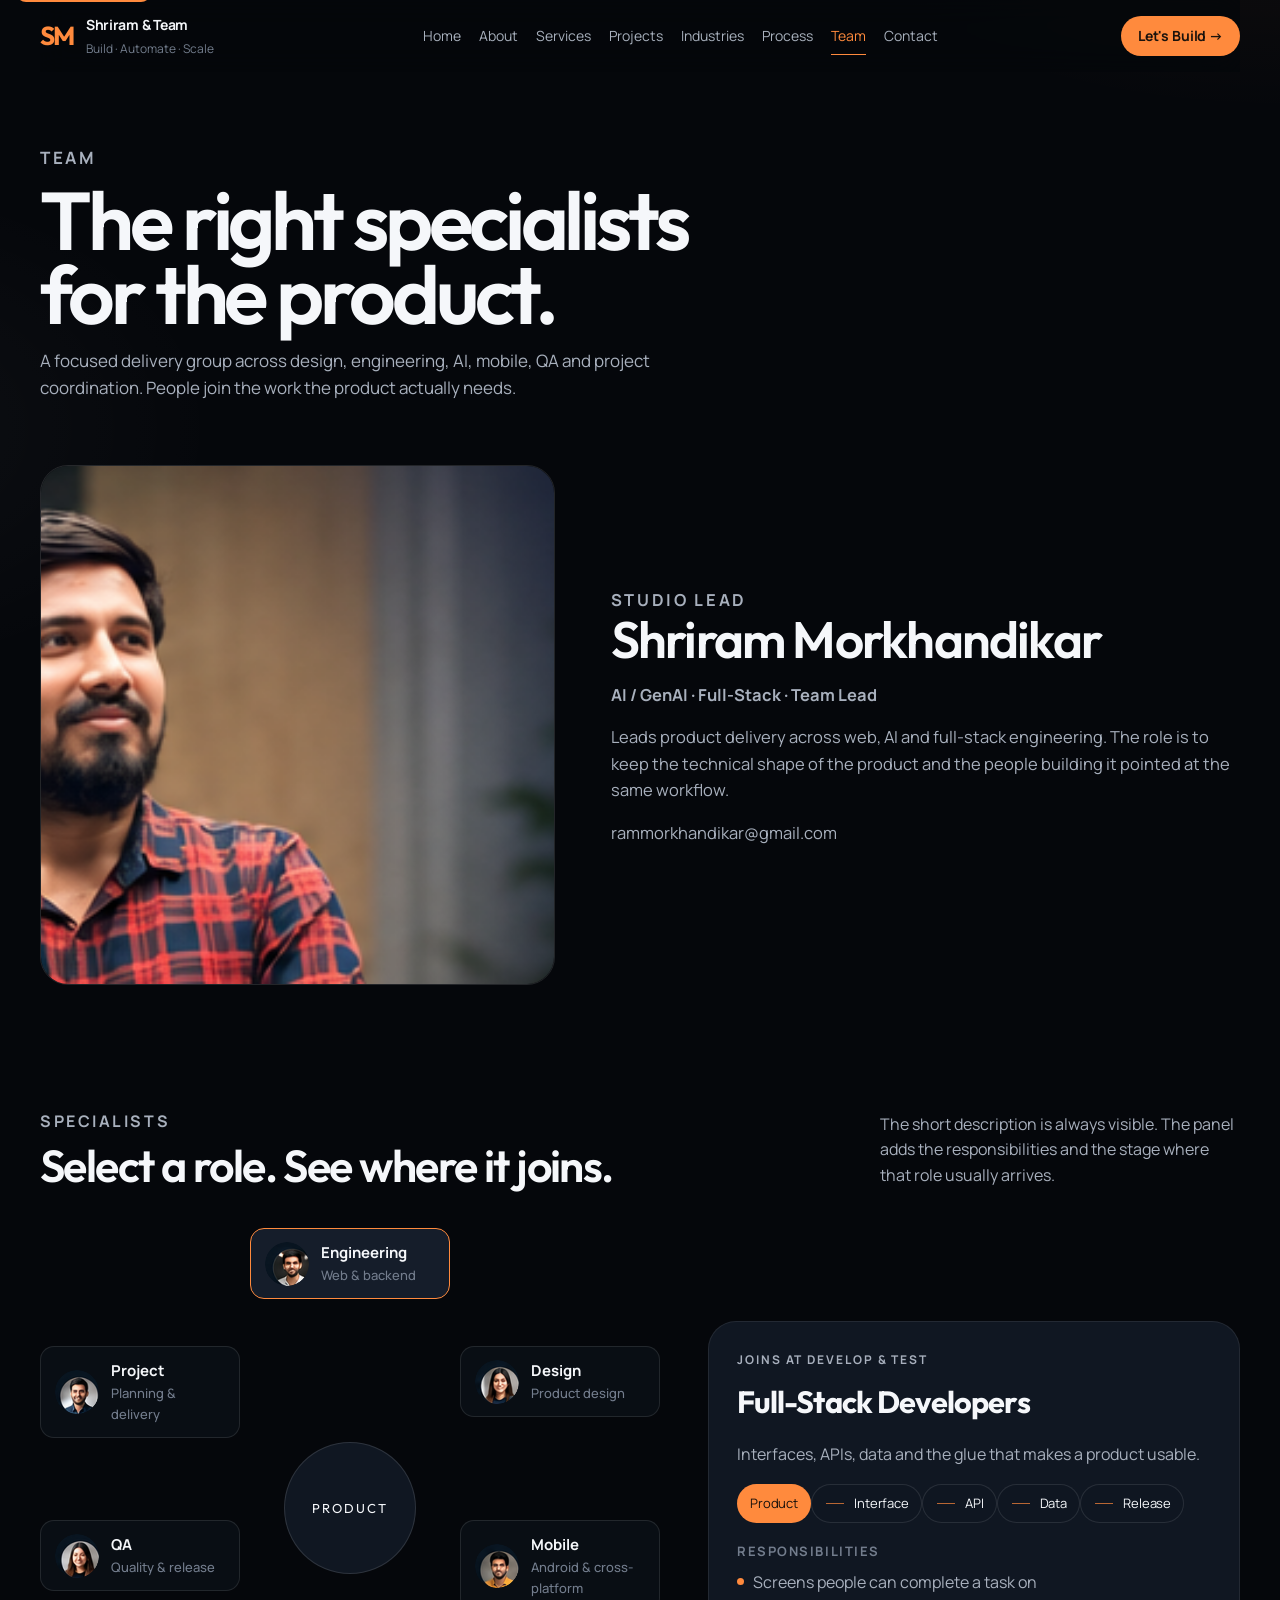
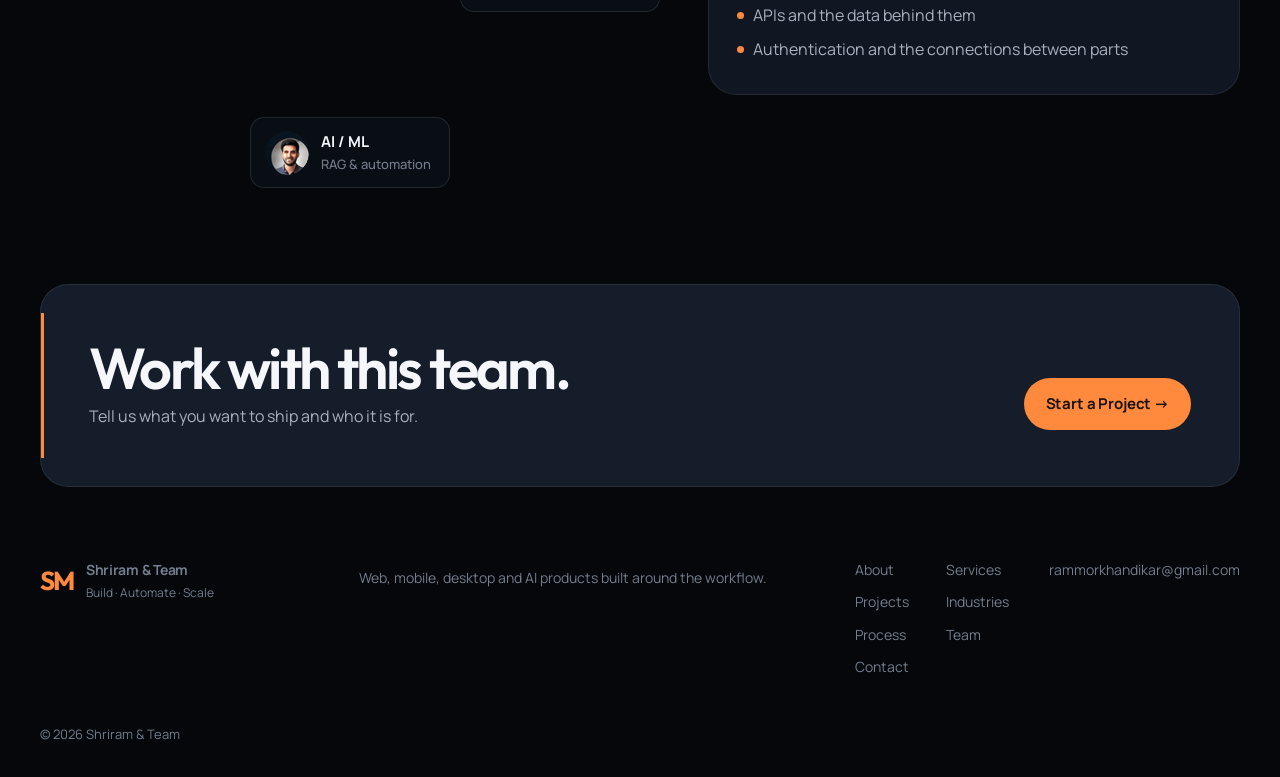
<file: team.html>
<!doctype html>
<html lang="en">
<head>
<meta charset="utf-8">
<meta name="viewport" content="width=device-width, initial-scale=1">
<title>Team — Shriram &amp; Team</title>
<meta name="description" content="A flexible product team across design, engineering, AI, mobile, QA and delivery.">
<link rel="canonical" href="https://mrrammorkhandikar.github.io/ChatGpt_Test_01/team.html">
<meta property="og:title" content="Team — Shriram & Team">
<meta property="og:description" content="The right specialists for each product.">
<meta property="og:image" content="https://mrrammorkhandikar.github.io/ChatGpt_Test_01/assets/og.jpg">
<meta name="twitter:card" content="summary_large_image">
<link rel="icon" href="assets/favicon.svg" type="image/svg+xml">
<link rel="preconnect" href="https://fonts.googleapis.com">
<link rel="preconnect" href="https://fonts.gstatic.com" crossorigin>
<link href="https://fonts.googleapis.com/css2?family=Manrope:wght@400;500;600;700&family=Outfit:wght@500;600;700&display=swap" rel="stylesheet">
<link rel="stylesheet" href="style.css">
<link rel="stylesheet" href="craft.css">
<link rel="stylesheet" href="product.css">
<script>try{if(!matchMedia("(prefers-reduced-motion: reduce)").matches)document.documentElement.classList.add("js")}catch(e){}</script>
</head>
<body>
<a class="skip" href="#content">Skip to content</a>
<div class="shell">
<header class="nav">
  <a class="brand" href="index.html"><span class="mark">SM</span><span><strong>Shriram &amp; Team</strong><small>Build · Automate · Scale</small></span></a>
  <button class="menu-btn" aria-label="Open menu" aria-expanded="false"><span></span><span></span><span></span></button>
  <nav class="links">
    <a href="index.html">Home</a><a href="about.html">About</a><a href="services.html">Services</a><a href="projects.html">Projects</a><a href="industries.html">Industries</a><a href="process.html">Process</a><a class="active" aria-current="page" href="team.html">Team</a><a href="contact.html">Contact</a>
    <a class="btn btn-orange menu-cta" href="contact.html">Let's Build →</a>
  </nav>
  <a class="btn btn-orange nav-cta" href="contact.html">Let's Build →</a>
</header>
<main id="content">
  <section class="page-hero">
    <p class="eyebrow">Team</p>
    <h1>The right specialists<br>for the product.</h1>
    <p>A focused delivery group across design, engineering, AI, mobile, QA and project coordination. People join the work the product actually needs.</p>
  </section>

  <section class="page-grid split">
    <figure class="portrait">
      <img class="about-photo" src="assets/about-portrait.png" alt="Shriram Morkhandikar">
    </figure>
    <div>
      <p class="eyebrow">Studio lead</p>
      <h2>Shriram Morkhandikar</h2>
      <p class="role">AI / GenAI · Full-Stack · Team Lead</p>
      <p>Leads product delivery across web, AI and full-stack engineering. The role is to keep the technical shape of the product and the people building it pointed at the same workflow.</p>
      <p><a class="mail" href="mailto:rammorkhandikar@gmail.com">rammorkhandikar@gmail.com</a></p>
    </div>
  </section>

  <section class="section">
    <div class="section-head">
      <div>
        <p class="eyebrow">Specialists</p>
        <h2>Select a role. See where it joins.</h2>
      </div>
      <p>The short description is always visible. The panel adds the responsibilities and the stage where that role usually arrives.</p>
    </div>
    <div class="switch team-switch constellation" data-switch>
      <div class="orbit switch-nav" role="tablist" aria-label="Team roles">
        <div class="hub">Product</div>
        <button type="button" class="is-on" role="tab" data-panel="role-fs" aria-controls="role-fs"><img src="assets/team-2.png" alt=""><span><strong>Engineering</strong><small>Web &amp; backend</small></span></button>
        <button type="button" role="tab" data-panel="role-ux" aria-controls="role-ux"><img src="assets/team-3.png" alt=""><span><strong>Design</strong><small>Product design</small></span></button>
        <button type="button" role="tab" data-panel="role-mobile" aria-controls="role-mobile"><img src="assets/team-4.png" alt=""><span><strong>Mobile</strong><small>Android &amp; cross-platform</small></span></button>
        <button type="button" role="tab" data-panel="role-ai" aria-controls="role-ai"><img src="assets/team-5.png" alt=""><span><strong>AI / ML</strong><small>RAG &amp; automation</small></span></button>
        <button type="button" role="tab" data-panel="role-qa" aria-controls="role-qa"><img src="assets/team-6.png" alt=""><span><strong>QA</strong><small>Quality &amp; release</small></span></button>
        <button type="button" role="tab" data-panel="role-pm" aria-controls="role-pm"><img src="assets/team-7.png" alt=""><span><strong>Project</strong><small>Planning &amp; delivery</small></span></button>
      </div>
      <div>
        <article class="pane is-on" id="role-fs" data-pane role="tabpanel">
          <p class="eyebrow">Joins at Develop &amp; Test</p>
          <h3>Full-Stack Developers</h3>
          <p>Interfaces, APIs, data and the glue that makes a product usable.</p>
          <ol class="chain role-chain" aria-hidden="true"><li>Product</li><li>Interface</li><li>API</li><li>Data</li><li>Release</li></ol>
          <h4>Responsibilities</h4>
          <ul class="check"><li>Screens people can complete a task on</li><li>APIs and the data behind them</li><li>Authentication and the connections between parts</li></ul>
        </article>
        <article class="pane" id="role-ux" data-pane role="tabpanel">
          <p class="eyebrow">Joins at Design &amp; Prototype</p>
          <h3>UI/UX Designers</h3>
          <p>Flows and screens that stay clear when the workflow gets complicated.</p>
          <ol class="chain role-chain" aria-hidden="true"><li>Product</li><li>Research</li><li>Flow</li><li>Prototype</li><li>Interface</li></ol>
          <h4>Responsibilities</h4>
          <ul class="check"><li>The path through a repeated task</li><li>Screens with a hierarchy you can scan</li><li>Prototypes the team can correct early</li></ul>
        </article>
        <article class="pane" id="role-mobile" data-pane role="tabpanel">
          <p class="eyebrow">Joins when the product leaves the desk</p>
          <h3>Mobile App Developers</h3>
          <p>Mobile products that feel native and stay in step with the web system.</p>
          <ol class="chain role-chain" aria-hidden="true"><li>Product</li><li>Account</li><li>Screen</li><li>Device</li><li>Notify</li></ol>
          <h4>Responsibilities</h4>
          <ul class="check"><li>Android and cross-platform builds</li><li>Accounts shared with the web product</li><li>The flows that have to work on a phone</li></ul>
        </article>
        <article class="pane" id="role-ai" data-pane role="tabpanel">
          <p class="eyebrow">Joins when retrieval or automation is in scope</p>
          <h3>AI/ML Engineers</h3>
          <p>Assistants, retrieval and automation tied to real business data.</p>
          <ol class="chain role-chain" aria-hidden="true"><li>Product</li><li>Documents</li><li>Retrieval</li><li>Model</li><li>Automation</li></ol>
          <h4>Responsibilities</h4>
          <ul class="check"><li>RAG over the documents the team already has</li><li>Access so answers stay inside permissions</li><li>Automation around the repetitive steps</li></ul>
        </article>
        <article class="pane" id="role-qa" data-pane role="tabpanel">
          <p class="eyebrow">Joins before release</p>
          <h3>Testers &amp; QA</h3>
          <p>Checks before release so the first real users are not the test plan.</p>
          <ol class="chain role-chain" aria-hidden="true"><li>Product</li><li>Path</li><li>Role</li><li>Edge</li><li>Release</li></ol>
          <h4>Responsibilities</h4>
          <ul class="check"><li>Roles, data and edge cases</li><li>The paths people actually use</li><li>A release that has been tried before it is handed over</li></ul>
        </article>
        <article class="pane" id="role-pm" data-pane role="tabpanel">
          <p class="eyebrow">Present across the sequence</p>
          <h3>Project Manager</h3>
          <p>Scope, updates and a sequence the client can follow without chasing status.</p>
          <ol class="chain role-chain" aria-hidden="true"><li>Product</li><li>Scope</li><li>Sequence</li><li>Update</li><li>Handover</li></ol>
          <h4>Responsibilities</h4>
          <ul class="check"><li>Scope and priorities kept in one place</li><li>Regular updates tied to what shipped</li><li>A sequence from plan to handover</li></ul>
        </article>
      </div>
    </div>
  </section>

  <section class="band"><div><h2>Work with this team.</h2><p>Tell us what you want to ship and who it is for.</p></div><a class="btn btn-orange btn-lg" href="contact.html">Start a Project →</a></section>
</main>
<footer class="site-footer">
  <div class="footer-meta">
    <a class="brand" href="index.html"><span class="mark">SM</span><span><strong>Shriram &amp; Team</strong><small>Build · Automate · Scale</small></span></a>
    <p>Web, mobile, desktop and AI products built around the workflow.</p>
    <nav aria-label="Footer"><a href="about.html">About</a><a href="services.html">Services</a><a href="projects.html">Projects</a><a href="industries.html">Industries</a><a href="process.html">Process</a><a href="team.html">Team</a><a href="contact.html">Contact</a></nav>
    <a href="mailto:rammorkhandikar@gmail.com">rammorkhandikar@gmail.com</a>
    <p class="copy">© 2026 Shriram &amp; Team</p>
  </div>
</footer>
</div>
<script src="script.js"></script>
<script src="motion.js"></script>
</body>
</html>
</file>
<file: style.css>
:root {
  --bg: #05070b;
  --surface: #0b1019;
  --surface-2: #101725;
  --surface-3: #151d2b;
  --text: #f5f7fa;
  --text-secondary: #a8b0bd;
  --text-muted: #737d8d;
  --accent: #ff8a3d;
  --accent-ink: #1a120c;
  --border: rgba(255, 255, 255, 0.08);
  --border-strong: rgba(255, 255, 255, 0.16);
  --radius-sm: 10px;
  --radius-md: 14px;
  --radius-lg: 20px;
  --radius-xl: 28px;
  --space-1: 4px;
  --space-2: 8px;
  --space-3: 12px;
  --space-4: 16px;
  --space-5: 24px;
  --space-6: 32px;
  --space-7: 48px;
  --space-8: 64px;
  --space-9: 80px;
  --space-10: 120px;
  --section-space: 112px;
  --container-width: 1320px;
  --sans: "Manrope", "Segoe UI", sans-serif;
  --display: "Outfit", "Manrope", sans-serif;
}

* { box-sizing: border-box; }
html { scroll-behavior: smooth; }
body {
  margin: 0;
  min-height: 100%;
  font-family: var(--sans);
  font-size: 16px;
  line-height: 1.6;
  color: var(--text);
  background: var(--bg);
  color-scheme: dark;
}
img { max-width: 100%; display: block; }
a { color: inherit; text-decoration: none; }
button, input, select, textarea { font: inherit; color: inherit; }
button { cursor: pointer; }
h1, h2, h3, p { overflow-wrap: break-word; }
.shell { width: min(var(--container-width), calc(100% - 80px)); margin: 0 auto; }
.ico { width: 20px; height: 20px; display: block; color: var(--text-secondary); }
.stat .ico { color: var(--accent); }
.skip {
  position: absolute; left: 16px; top: -40px; z-index: 80;
  background: var(--accent); color: var(--accent-ink);
  padding: 8px 12px; border-radius: var(--radius-sm);
}
.skip:focus { top: 12px; }

.nav {
  position: sticky; top: 0; z-index: 40;
  height: 72px;
  display: flex; align-items: center; gap: 24px;
  background: rgba(5, 7, 11, 0.78);
  backdrop-filter: blur(14px);
  transition: background .2s ease, box-shadow .2s ease;
}
.nav.is-scrolled { background: rgba(5, 7, 11, 0.96); box-shadow: 0 1px 0 rgba(255, 255, 255, 0.06); }
.brand { display: flex; align-items: center; gap: 12px; min-width: 200px; }
.mark {
  font-family: var(--display); font-weight: 700; font-size: 26px;
  letter-spacing: -0.06em; line-height: 1; color: var(--accent);
}
.brand strong { display: block; font-size: 14px; letter-spacing: -0.02em; }
.brand small { display: block; margin-top: 2px; color: var(--text-muted); font-size: 12px; }
.links { display: flex; justify-content: center; gap: 18px; flex: 1; }
.links a {
  position: relative; font-size: 14px; color: var(--text-secondary); padding: 8px 0;
}
.links a:hover { color: var(--text); }
.links a.active { color: var(--accent); }
.links a.active:after {
  content: ""; position: absolute; left: 0; right: 0; bottom: 0; height: 1px; background: var(--accent);
}
.menu-btn {
  display: none; width: 44px; height: 44px; margin-left: auto;
  border-radius: var(--radius-sm); border: 1px solid var(--border); background: var(--surface); padding: 0;
}
.menu-btn span { display: block; width: 16px; height: 1.5px; margin: 4px auto; background: #fff; }

.btn {
  display: inline-flex; align-items: center; justify-content: center; gap: 8px;
  min-height: 48px; padding: 0 18px; border-radius: 999px; border: 1px solid transparent;
  font-weight: 700; font-size: 15px; letter-spacing: -0.01em;
  transition: background .2s ease, color .2s ease, border-color .2s ease, transform .2s ease, box-shadow .2s ease;
}
.btn:hover { transform: translateY(-1px); }
.btn-orange { background: var(--accent); color: var(--accent-ink); }
.btn-orange:hover { background: #ff9a55; box-shadow: 0 8px 22px rgba(255, 138, 61, 0.28); }
.btn-ghost { background: transparent; border-color: rgba(255, 255, 255, 0.22); color: var(--text); }
.btn-ghost:hover { border-color: rgba(255, 255, 255, 0.42); background: var(--surface-2); }
.nav-cta { min-height: 40px; padding: 0 16px; font-size: 14px; }
.menu-cta { display: none; }
.btn-lg { min-height: 52px; padding: 0 22px; }
.text-link { font-size: 14px; font-weight: 700; color: var(--text); }
.text-link:hover { color: var(--accent); }
.arrow-btn, .project::after, .svc .arrow, .info .arrow {
  width: 34px; height: 34px; border-radius: 50%;
  border: 1px solid rgba(255, 255, 255, 0.14); background: transparent;
  display: inline-grid; place-items: center; font-size: 14px; color: var(--text-secondary);
  transition: transform .2s ease, border-color .2s ease, color .2s ease, background .2s ease;
}
.project { position: relative; }
.project::after {
  content: "→"; position: absolute; right: 14px; bottom: 14px;
}
.svc:hover .arrow, .info:hover .arrow, .project:hover::after {
  transform: translateX(3px); border-color: var(--accent); color: var(--accent);
}
.svc:hover .ico, .info:hover .ico, .industry-index a:hover .ico, .step-card:hover .ico { color: var(--accent); }

.eyebrow {
  margin: 0; color: var(--text-muted); font-size: 12px; font-weight: 700;
  letter-spacing: 0.16em; text-transform: uppercase;
}
.grad { color: var(--accent); font-style: normal; }

.hero-stage {
  display: grid;
  grid-template-columns: minmax(0, 1.05fr) minmax(300px, 0.92fr);
  gap: 56px; align-items: center; padding: 64px 0 20px;
}
.kicker { margin: 0; color: var(--text-muted); font-size: 13px; letter-spacing: 0.04em; }
.hero-stage h1 {
  margin: 16px 0 18px; font-family: var(--display); font-weight: 600;
  font-size: clamp(3.5rem, 7vw, 6.6rem); line-height: 0.92; letter-spacing: -0.045em;
}
.hero-stage h1 span { display: block; }
.hero-stage .lede { max-width: 480px; margin: 0 0 28px; color: var(--text-secondary); font-size: 17px; }
.hero-actions { display: flex; flex-wrap: wrap; gap: 12px; }
.trust { display: flex; align-items: center; gap: 14px; margin-top: 28px; color: var(--text-muted); font-size: 14px; }
.faces { display: flex; }
.faces img { width: 34px; height: 34px; border-radius: 50%; object-fit: cover; border: 2px solid var(--bg); margin-right: -8px; }
.hero-frame { position: relative; margin: 0; border-radius: var(--radius-xl); overflow: hidden; background: var(--surface); border: 1px solid var(--border); }
.hero-frame img { width: 100%; height: min(640px, 74vh); object-fit: cover; object-position: center 18%; }
.status-card {
  position: absolute; left: 16px; bottom: 16px; width: min(280px, calc(100% - 32px));
  padding: 14px 14px 12px; border-radius: var(--radius-lg);
  background: var(--surface); border: 1px solid var(--border-strong);
}
.status-card strong { display: block; font-size: 15px; }
.live { display: flex; align-items: center; gap: 8px; margin-bottom: 6px; color: var(--text-muted); font-size: 12px; }
.live i { width: 7px; height: 7px; border-radius: 50%; background: var(--accent); display: block; }
.mini-pills { display: flex; flex-wrap: wrap; gap: 6px; margin-top: 10px; }
.mini-pills em {
  font-style: normal; font-size: 11px; letter-spacing: 0.03em;
  padding: 4px 8px; border-radius: 999px; border: 1px solid var(--border); color: var(--text-secondary);
}

.proof { display: grid; grid-template-columns: repeat(4, 1fr); gap: 12px; margin-top: 48px; }
.stat {
  padding: 20px 20px 18px; background: var(--surface-2); border: 1px solid var(--border);
  border-radius: var(--radius-lg); transition: transform .2s ease, border-color .2s ease;
}
.stat:hover { transform: translateY(-3px); border-color: var(--border-strong); }
.stat .ico { margin-bottom: 16px; }
.stat strong {
  display: block; font-family: var(--display); font-size: clamp(2rem, 2.6vw, 2.5rem);
  letter-spacing: -0.04em; line-height: 1;
}
.stat span { display: block; margin-top: 8px; color: var(--text-secondary); font-size: 13px; }

.section { padding-top: var(--section-space); }
.section-head { display: flex; justify-content: space-between; align-items: flex-end; gap: 32px; margin-bottom: 40px; }
.section-head h2, .page-hero h1, .band h2, .footer-lead h2, .split h2, .contact-copy h2 {
  font-family: var(--display); font-weight: 600; letter-spacing: -0.035em; line-height: 1.02;
}
.section-head h2 { margin: 8px 0 0; font-size: clamp(2rem, 3.5vw, 3.5rem); }
.section-head p { margin: 0; max-width: 360px; color: var(--text-secondary); font-size: 16px; }

.offer { list-style: none; margin: 0; padding: 0; display: grid; grid-template-columns: repeat(3, 1fr); gap: 14px; }
.svc {
  display: flex; flex-direction: column; gap: 12px; min-height: 0;
  padding: 22px; background: var(--surface-2); border: 1px solid var(--border); border-radius: var(--radius-lg);
  transition: transform .2s ease, border-color .2s ease, background .2s ease;
}
.svc:hover { transform: translateY(-3px); border-color: rgba(255, 138, 61, 0.4); background: var(--surface-3); }
.svc-top { display: flex; justify-content: space-between; align-items: center; }
.svc .num, .service-sheet .num { color: var(--accent); font-size: 12px; letter-spacing: 0.08em; }
.svc h3 { margin: 10px 0 0; font-size: 22px; letter-spacing: -0.03em; }
.svc p { margin: 0; color: var(--text-secondary); font-size: 15.5px; line-height: 1.55; }
.svc .arrow { margin-top: auto; }
.offer li:nth-child(-n + 3) .svc { background: var(--surface-3); }

.feature-work { display: grid; grid-template-columns: 1fr 1fr; gap: 16px; align-items: stretch; }
.feature-work .lead {
  grid-column: 1 / -1;
  display: grid;
  grid-template-columns: 1.2fr 0.92fr;
}
.project {
  display: flex; flex-direction: column; min-width: 0;
  background: var(--surface-2); border: 1px solid var(--border); border-radius: var(--radius-lg); overflow: hidden;
  transition: transform .2s ease, border-color .2s ease, opacity .2s ease;
}
.project:hover { transform: translateY(-4px); border-color: var(--border-strong); }
.project[hidden] { display: none; }
.shot { position: relative; height: 200px; overflow: hidden; background: var(--surface-3); }
.feature-work .shot { height: 220px; }
.feature-work .lead .shot { height: 100%; min-height: 380px; }
.shot-tag, .chip {
  display: inline-flex; align-items: center; font-size: 11px; letter-spacing: 0.04em;
  text-transform: uppercase; color: var(--text);
}
.shot-tag {
  position: absolute; z-index: 2; top: 12px; left: 12px; padding: 4px 8px;
  border-radius: 999px; background: rgba(5, 7, 11, 0.72);
}
.chip { display: none; }
.project-body { padding: 14px 52px 16px 16px; display: flex; flex-direction: column; gap: 8px; }
.project h3 { margin: 0; font-size: 22px; letter-spacing: -0.03em; }
.feature-work .lead h3, .project-grid .lead h3 { font-size: 32px; }
.feature-work .lead .project-body { justify-content: center; padding: 32px 72px 32px 32px; gap: 14px; }
.feature-work .lead p { font-size: 16.5px; color: var(--text-secondary); }
.project p { margin: 0; color: var(--text-secondary); font-size: 15.5px; line-height: 1.5; }
.tags { display: flex; flex-wrap: wrap; gap: 6px; }
.tag {
  font-size: 12px; color: var(--text-secondary); padding: 3px 8px;
  border-radius: 999px; border: 1px solid var(--border); background: var(--surface-3);
}
.tag + .tag:before { content: none; }
.more { margin-top: 20px; }
.project:hover .shot { transform: none; }
.project:has(.text-link)::after { content: none; }

.industry-index { display: grid; grid-template-columns: repeat(4, 1fr); gap: 12px; }
.industry-index a {
  display: flex; align-items: center; gap: 10px; min-height: 64px; padding: 12px 14px;
  background: var(--surface-2); border: 1px solid var(--border); border-radius: var(--radius-md);
  font-size: 14.5px; transition: border-color .2s ease, background .2s ease, transform .2s ease;
}
.industry-index a:hover { border-color: rgba(255, 138, 61, 0.45); background: var(--surface-3); transform: translateY(-2px); }
.industry-index small { margin-left: auto; color: var(--text-muted); font-size: 12px; }

.journey {
  list-style: none; display: grid; grid-template-columns: repeat(4, 1fr); gap: 28px;
  margin: 0; padding: 8px 0 0; position: relative;
}
.journey:before {
  content: ""; position: absolute; top: 29px; left: 4%; right: 4%; height: 1px; background: var(--border);
}
.journey li { position: relative; z-index: 1; padding: 0; background: none; border: 0; }
.step-mark {
  width: 42px; height: 42px; border-radius: 50%; display: grid; place-items: center;
  background: var(--bg); border: 1px solid var(--border); margin-bottom: 16px;
  transition: background .2s ease, border-color .2s ease, color .2s ease;
}
.journey li:hover .step-mark { background: var(--accent); border-color: var(--accent); }
.journey li:hover .step-mark .ico { color: var(--accent-ink); }
.journey b { display: block; margin: 0 0 8px; color: var(--text-muted); font-size: 12px; letter-spacing: 0.08em; }
.journey h3 { margin: 0 0 8px; font-size: 20px; letter-spacing: -0.03em; }
.journey p { margin: 0; color: var(--text-secondary); font-size: 15.5px; }

.studio-team { display: grid; grid-template-columns: 0.85fr 1.15fr; gap: 40px; align-items: center; }
.studio-team figure { position: relative; margin: 0; }
.studio-team figcaption { margin-top: 16px; }
.studio-team figcaption strong { display: block; font-size: 22px; letter-spacing: -0.03em; }
.studio-team figcaption .mini-pills { margin-top: 10px; }
.studio-team .portrait-lg, .member.lead img, .portrait img, .about-photo {
  width: 100%; object-fit: cover; object-position: center 18%; border-radius: var(--radius-xl);
  border: 1px solid rgba(255, 255, 255, 0.12);
}
.studio-team .portrait-lg { height: 520px; }
.role-list { list-style: none; margin: 0; padding: 0; }
.role-list li {
  display: grid; grid-template-columns: 52px 1fr; gap: 14px; align-items: center;
  padding: 12px 0; border-top: 1px solid var(--border);
}
.role-list li:last-child { border-bottom: 1px solid var(--border); }
.role-list img { width: 52px; height: 52px; border-radius: 50%; object-fit: cover; }
.role-list strong { display: block; font-size: 16px; }
.role-list small { color: var(--text-muted); font-size: 13px; }

.page-hero { padding: 72px 0 8px; }
.page-hero h1 { margin: 12px 0 16px; font-size: clamp(3rem, 5vw, 5rem); max-width: 16ch; }
.page-hero > p { max-width: 640px; margin: 0; color: var(--text-secondary); font-size: 17px; }
.page-grid { padding: 56px 0 12px; }
.split { display: grid; grid-template-columns: 0.9fr 1.1fr; gap: 56px; align-items: center; }
.split h2 { margin: 0 0 16px; font-size: clamp(2.2rem, 4vw, 3.2rem); }
.split p { color: var(--text-secondary); font-size: 16.5px; }
.portrait { position: relative; margin: 0; }
.portrait img, .about-photo { height: 520px; }
.cap-card { position: absolute; left: 16px; bottom: 16px; }

.timeline { margin-top: 12px; position: relative; }
.timeline:before {
  content: ""; position: absolute; left: 3px; top: 42px; bottom: 42px; width: 1px; background: var(--border);
}
.timeline article {
  display: grid; grid-template-columns: 180px 1fr; gap: 28px;
  padding: 26px 0 26px 28px; border: 0; position: relative;
}
.timeline article:last-child { border: 0; }
.timeline article:before {
  content: ""; position: absolute; left: 0; top: 36px; width: 9px; height: 9px; border-radius: 50%;
  background: var(--bg); border: 2px solid var(--accent);
}
.timeline b {
  font-family: var(--display); font-size: clamp(1.6rem, 2.2vw, 2rem);
  letter-spacing: -0.04em; line-height: 1;
}
.timeline h3 { margin: 0 0 8px; font-family: var(--display); font-size: 22px; letter-spacing: -0.03em; color: var(--text); }
.timeline p { margin: 0; color: var(--text-secondary); font-size: 16px; }

.service-sheet { list-style: none; margin: 8px 0 0; padding: 0; display: grid; grid-template-columns: repeat(3, 1fr); gap: 14px; }
.service-sheet li { display: block; padding: 0; border: 0; }
.service-sheet .svc { min-height: 240px; }
.service-sheet .feature .svc {
  background: var(--surface-3);
  border-color: rgba(255, 255, 255, 0.12);
  box-shadow: inset 0 2px 0 var(--accent);
}
.service-sheet h3 { margin: 8px 0 0; font-size: clamp(1.35rem, 2vw, 1.65rem); }
.service-sheet .feature h3 { font-size: clamp(1.5rem, 2.2vw, 1.8rem); }
.service-sheet p { margin: 0; color: var(--text-secondary); font-size: 15.5px; }

.filters { display: flex; flex-wrap: wrap; gap: 8px; margin: 0 0 22px; }
.filters button {
  min-height: 40px; padding: 0 14px; border-radius: 999px; border: 1px solid var(--border);
  background: var(--surface); color: var(--text-secondary); font-size: 13.5px; font-weight: 600;
}
.filters button:hover { border-color: var(--border-strong); color: var(--text); }
.filters button.active { background: var(--accent); border-color: var(--accent); color: var(--accent-ink); }
.project-grid { display: grid; grid-template-columns: 1fr 1fr; gap: 16px; }
.project-grid .shot { height: 220px; }
.project-grid .lead { grid-column: 1 / -1; display: grid; grid-template-columns: 1.35fr 0.75fr; }
.project-grid .lead .shot { height: 100%; min-height: 360px; }
.project-grid .mid .shot { height: 260px; }

.ind-large { display: grid; grid-template-columns: repeat(3, 1fr); gap: 16px; }
.info {
  position: relative; background: var(--surface-2); border: 1px solid var(--border);
  border-radius: var(--radius-lg); padding: 26px 24px 28px;
  transition: background .2s ease, border-color .2s ease, transform .2s ease;
}
.info:hover { background: var(--surface-3); border-color: var(--border-strong); transform: translateY(-2px); }
.info .top { display: flex; align-items: center; justify-content: space-between; margin-bottom: 14px; }
.info .idx { color: var(--text-muted); font-size: 12px; }
.info h3 { margin: 0 0 8px; font-size: 20px; letter-spacing: -0.03em; }
.info p { margin: 0; color: var(--text-secondary); font-size: 15.5px; padding-right: 8px; }
.info .arrow { position: absolute; right: 16px; bottom: 16px; opacity: 0; }
.info:hover .arrow, .info:focus-visible .arrow { opacity: 1; }
.info.feature { grid-column: span 2; }
.info.feature h3 { font-size: 26px; }

.steps-large { display: grid; grid-template-columns: repeat(4, 1fr); gap: 28px; position: relative; padding-top: 8px; }
.steps-large:before {
  content: ""; position: absolute; top: 5px; left: 0; right: 6%; height: 1px; background: var(--border);
}
.step-card { position: relative; display: block; background: none; border: 0; padding: 0; }
.step-card b {
  position: relative; z-index: 1; display: block;
  width: auto; height: auto; margin: 0 0 12px; padding-top: 28px;
  border: 0; border-radius: 0; background: none;
  font-family: var(--display); font-size: clamp(2.5rem, 3.4vw, 3.15rem); font-weight: 600;
  letter-spacing: -0.05em; color: var(--text); line-height: 0.9;
}
.step-card b:before {
  content: ""; position: absolute; left: 0; top: 0; width: 12px; height: 12px; border-radius: 50%;
  background: var(--bg); border: 2px solid var(--accent);
}
.step-card:hover b:before { background: var(--accent); }
.step-card .ico { margin-bottom: 12px; }
.step-card h3 { margin: 0 0 8px; font-size: 22px; }
.step-card p { margin: 0; color: var(--text-secondary); font-size: 15.5px; }

.team-large { display: grid; grid-template-columns: 0.82fr 1.18fr; gap: 28px 40px; }
.member { background: none; border: 0; padding: 0; text-align: left; }
.member.lead { grid-row: span 6; }
.member.lead img { height: 560px; margin: 0 0 16px; }
.member.lead h3 { font-size: 28px; }
.role, .member .role { margin: 0; color: var(--accent); font-size: 13px; font-weight: 700; }
.member .mail { display: inline-block; margin-top: 8px; color: var(--text-secondary); border-bottom: 1px solid var(--border); font-size: 14px; }
.member:not(.lead) {
  display: grid; grid-template-columns: 64px 1fr; gap: 14px; align-items: center;
  padding: 14px 0; border-top: 1px solid var(--border);
}
.member:not(.lead) img { width: 64px; height: 64px; margin: 0; border-radius: 50%; object-fit: cover; border: 0; }
.member h3 { margin: 0 0 2px; font-size: 17px; }
.member:not(.lead) .role { color: var(--text-muted); font-weight: 600; }
.member p { margin: 4px 0 0; color: var(--text-secondary); font-size: 15px; }

.contact-grid { display: grid; grid-template-columns: 0.8fr 1.2fr; gap: 64px; align-items: start; }
.contact-copy { position: sticky; top: 96px; }
.contact-copy h2 { margin: 0 0 12px; font-size: clamp(2rem, 3vw, 2.6rem); }
.contact-copy p { color: var(--text-secondary); font-size: 16px; }
.contact-copy a { color: var(--text); border-bottom: 1px solid var(--accent); }
.brief { display: grid; gap: 14px; }
.brief label { display: grid; gap: 8px; font-size: 13px; color: var(--text-muted); }
.brief input, .brief select, .brief textarea {
  width: 100%; min-height: 52px; background: var(--surface-2); border: 1px solid rgba(255, 255, 255, 0.12);
  border-radius: var(--radius-md); padding: 12px 14px; font-size: 16px;
}
.brief textarea { min-height: 150px; resize: vertical; }
.brief input:focus, .brief select:focus, .brief textarea:focus {
  outline: none; border-color: var(--accent); box-shadow: 0 0 0 3px rgba(255, 138, 61, 0.18);
}
.brief .btn { justify-self: start; margin-top: 8px; min-width: 220px; }

.band {
  position: relative; display: grid; grid-template-columns: minmax(0, 1fr) auto;
  align-items: end; column-gap: 40px; overflow: hidden;
  margin: 96px 0 8px; padding: 56px 48px; border-radius: var(--radius-xl);
  background: var(--surface-3); border: 1px solid var(--border);
}
.band:before {
  content: ""; position: absolute; left: 0; top: 28px; bottom: 28px; width: 3px; background: var(--accent);
}
.band h2 { margin: 0 0 10px; max-width: 16ch; font-size: clamp(2.2rem, 4vw, 3.2rem); }
.band p { margin: 0; max-width: 42ch; color: var(--text-secondary); }
.band .btn {
  background: var(--accent); color: var(--accent-ink); border: 0; border-radius: 999px;
  min-height: 52px; padding: 0 22px; align-self: end;
}
.band .btn:hover { background: #ff9a55; color: var(--accent-ink); box-shadow: 0 8px 22px rgba(255, 138, 61, 0.28); }
main:has(.band) + .site-footer .footer-lead { display: none; }
main:has(.band) + .site-footer { margin-top: 36px; }

.site-footer { margin-top: 72px; padding-bottom: 32px; }
.site-footer.quiet .footer-lead { display: none; }
.footer-lead {
  position: relative; display: grid; grid-template-columns: minmax(0, 1fr) auto;
  align-items: end; column-gap: 40px; padding: 56px 48px; border-radius: var(--radius-xl);
  background: var(--surface-3); border: 1px solid var(--border); overflow: hidden;
}
.footer-lead:before {
  content: ""; position: absolute; left: 0; top: 28px; bottom: 28px; width: 3px; background: var(--accent);
}
.footer-lead .eyebrow { grid-column: 1; }
.footer-lead h2 { grid-column: 1; margin: 12px 0 0; max-width: 11ch; font-size: clamp(2.7rem, 5vw, 4.2rem); }
.footer-lead .btn { grid-column: 2; grid-row: 1 / span 2; align-self: end; }
.footer-meta {
  display: flex; flex-wrap: wrap; align-items: flex-start; gap: 28px 40px;
  padding-top: 36px; color: var(--text-muted); font-size: 14px;
}
.footer-meta .brand { margin-right: auto; }
.footer-meta p { margin: 8px 48px 0 0; }
.footer-meta nav { display: grid; grid-template-columns: 1fr 1fr; gap: 10px 28px; }
.footer-meta nav a:hover, .footer-meta > a:hover { color: var(--text); }

:focus-visible { outline: 2px solid var(--accent); outline-offset: 3px; }

.will-reveal { opacity: 0; transform: translateY(16px); }
.will-reveal.is-in { opacity: 1; transform: none; transition: opacity .55s ease, transform .55s ease; }
.project.is-out { opacity: 0; transform: translateY(8px); }

/* product previews */
.legal { background: #1b2a48; }
.legal .ui, .task .desk, .chat .chatui, .social .soc, .health .med, .product .frame, .deskapp .laptop {
  position: absolute;
  inset: 0;
  border-radius: 0;
  overflow: hidden;
}
.legal .ui { display: grid; grid-template-columns: 72px 1fr; background: #152238; height: 100%; }
.legal .sideb { background: #10192c; padding: 56px 12px 16px; display: grid; gap: 16px; align-content: start; justify-items: center; }
.legal .sideb i, .plain i { display: block; height: 8px; border-radius: 4px; background: #2c3d5c; }
.legal .sideb i { width: 18px; height: 18px; border-radius: 6px; }
.legal .sideb i.on { background: var(--accent); width: 18px; }
.legal .mainb { display: flex; flex-direction: column; gap: 14px; height: 100%; padding: 52px 18px 18px; min-height: 0; }
.legal .topbar, .health .topbar { height: 14px; width: 38%; border-radius: 4px; background: #6d84a8; flex: none; }
.legal .cards2, .health .cards2 { display: grid; grid-template-columns: repeat(3, 1fr); gap: 10px; flex: none; }
.legal .cards2 b, .health .cards2 b { display: block; height: 88px; border-radius: 8px; background: #314868; position: relative; }
.legal .cards2 b:before, .health .cards2 b:before {
  content: ""; position: absolute; left: 12px; top: 14px; width: 46%; height: 7px; border-radius: 4px; background: rgba(255, 255, 255, 0.28);
}
.legal .cards2 b:after, .health .cards2 b:after {
  content: ""; position: absolute; left: 12px; bottom: 14px; width: 34%; height: 16px; border-radius: 4px; background: rgba(255, 255, 255, 0.55);
}
.legal .cards2 b:first-child { box-shadow: inset 0 3px 0 var(--accent); }
.legal .list { flex: none; display: flex; flex-direction: column; justify-content: flex-start; gap: 8px; }
.legal .list i { position: relative; height: 36px; border-radius: 7px; background: #243656; display: block; width: 100%; }
.legal .list i:before {
  content: ""; position: absolute; left: 12px; top: 50%; width: 16px; height: 16px; border-radius: 50%;
  background: #8aa0c4; transform: translateY(-50%);
}
.legal .list i:after {
  content: ""; position: absolute; left: 40px; top: 50%; width: 34%; height: 7px; border-radius: 4px;
  background: #d5e2f4; transform: translateY(-50%);
}
.task { background: #e7eef6; }
.task .desk { display: grid; grid-template-columns: 1.35fr .65fr; gap: 12px; height: 100%; padding: 0; background: transparent; }
.task .win { background: #fff; border-radius: 0; padding: 48px 16px 16px; color: #17304a; }
.task .win b { display: block; font-size: 12px; margin-bottom: 8px; }
.task .win { display: flex; flex-direction: column; height: 100%; }
.task .win i {
  position: relative; display: block; height: 28px; flex: 1; max-height: 34px; margin-top: 8px;
  border-radius: 0; background: transparent; border-bottom: 1px solid #e6eef6;
}
.task .win i:before {
  content: ""; position: absolute; left: 0; top: 50%; width: 14px; height: 14px; border-radius: 4px;
  border: 1.5px solid #c5d4e6; background: #fff; transform: translateY(-50%);
}
.task .win i:after {
  content: ""; position: absolute; left: 26px; right: 22%; top: 50%; height: 8px; border-radius: 4px;
  background: #e7eef6; transform: translateY(-50%);
}
.task .win i.on:before { background: #3d7cff; border-color: #3d7cff; box-shadow: inset 0 0 0 2px #fff; }
.task .win i.on:after { right: 36%; background: #c5d8f8; }
.phone { background: #1a2333; border-radius: 16px 16px 0 0; padding: 14px 8px 0; border: 2px solid #2a2a2a; border-bottom: 0; height: 100%; display: flex; flex-direction: column; }
.phone:before { content: ""; width: 34px; height: 5px; margin: 0 auto 4px; border-radius: 4px; background: #2e2e2e; }
.phone i { position: relative; display: block; height: 22px; margin-top: 8px; flex: none; border-radius: 0; background: transparent; border-bottom: 1px solid #2a3950; }
.phone i:before { content: ""; position: absolute; left: 0; top: 7px; width: 58%; height: 7px; border-radius: 4px; background: #3a4d68; }
.phone i.on:before { width: 74%; background: #8eb0ff; }
.phone i.btn { background: #3d7cff; height: 18px; min-height: 0; display: block; padding: 0; border-radius: 6px; border: 0; }
.phone i.btn:before { content: none; }
.chat { background: #16141f; }
.chatui { background: #141824; padding: 48px 18px 18px; height: 100%; display: flex; flex-direction: column; justify-content: flex-start; gap: 0; }
.chatui:before { content: ""; width: 36%; height: 10px; border-radius: 4px; background: #3a3158; margin-bottom: 16px; }
.bubble { font-size: 13px; line-height: 1.35; background: #2a2150; color: #efeaff; border-radius: 10px; padding: 8px 10px; margin-top: 8px; max-width: 88%; }
.bubble.me { background: #243044; margin-left: auto; }
.chatui .input { margin-top: 16px; height: 32px; border-radius: 8px; background: #0e121c; border: 1px solid #2a3348; }
.social { background: #eef3f8; }
.soc { display: grid; grid-template-columns: 48px 1fr; background: #fff; height: 100%; }
.soc-nav {
  background:
    linear-gradient(#1c2b3f, #1c2b3f) 14px 56px / 18px 8px no-repeat,
    linear-gradient(#d5deea, #d5deea) 14px 78px / 18px 8px no-repeat,
    linear-gradient(#d5deea, #d5deea) 14px 100px / 18px 8px no-repeat,
    linear-gradient(#d5deea, #d5deea) 14px 122px / 18px 8px no-repeat,
    #f3f6fb;
}
.feed { padding: 48px 14px 14px; display: flex; flex-direction: column; min-height: 0; }
.posthead { display: flex; gap: 6px; align-items: center; font-size: 12px; color: #1c2b3f; }
.posthead img { width: 18px; height: 18px; border-radius: 50%; object-fit: cover; }
.photo {
  position: relative; margin-top: 8px; flex: 1; min-height: 96px; border-radius: 8px; overflow: hidden;
  background: linear-gradient(180deg, rgba(255,255,255,0) 42%, rgba(16,24,36,.55) 100%), linear-gradient(145deg, #d5e2f0, #8ea3ba 48%, #1c2b3f);
}
.photo:after {
  content: ""; position: absolute; left: 12px; bottom: 14px; width: 46%; height: 7px; border-radius: 4px; background: rgba(255,255,255,.85);
  box-shadow: 0 12px 0 rgba(255,255,255,.4);
}
.feed { height: 100%; }
.reactions { display: flex; gap: 6px; margin-top: 8px; }
.reactions i { width: 28px; height: 8px; border-radius: 4px; background: #e4ebf4; display: block; }
.health { background: #e7f4f2; }
.med { background: #f7fbff; padding: 48px 16px 16px; height: 100%; display: flex; flex-direction: column; }
.health .topbar { background: #c9d7ea; width: 42%; }
.health .cards2 { grid-template-columns: 1fr 1fr; }
.health .cards2 b:first-child { background: #d5f0ea; }
.health .cards2 b:nth-child(2) { background: #d5e4fb; }
.health .cards2 b:last-child { background: #f3e7d4; }
.health .cards2 b:before { background: rgba(23, 48, 74, 0.28); }
.health .cards2 b:after { background: rgba(23, 48, 74, 0.45); }
.cal { margin-top: auto; display: grid; grid-template-columns: repeat(7, 1fr); gap: 6px; }
.cal i { height: 28px; border-radius: 4px; background: #e7eef8; display: block; }
.cal i.on { background: #fff1e6; box-shadow: inset 0 -3px 0 var(--accent); }
.deskapp { background: #1b2838; }
.deskapp .laptop { left: 8%; right: 8%; top: 12%; bottom: 0; display: flex; flex-direction: column; }
.screen {
  flex: 1;
  min-height: 140px;
  background: #f4f7fb;
  border-radius: 8px 8px 0 0;
  padding: 14px;
  border: 8px solid #1b1f27;
  border-bottom: 0;
  display: flex;
  flex-direction: column;
}
.base { height: 10px; background: #2a303a; border-radius: 0 0 10px 10px; }
.bars { display: flex; align-items: flex-end; gap: 8px; height: 46%; min-height: 64px; }
.bars i { display: block; width: 14px; border-radius: 3px 3px 0 0; background: #3d7cff; }
.bars i:nth-child(1) { height: 55%; }
.bars i:nth-child(2) { height: 70%; background: var(--accent); }
.bars i:nth-child(3) { height: 45%; }
.bars i:nth-child(4) { height: 85%; background: #2ec8b0; }
.screen .rows { margin-top: auto; display: grid; gap: 8px; }
.screen .rows i { position: relative; height: 22px; background: transparent; border-bottom: 1px solid #e1e8f0; border-radius: 0; display: block; }
.screen .rows i:before {
  content: ""; position: absolute; left: 0; top: 6px; width: 42%; height: 7px; border-radius: 4px; background: #d5deea;
}
.plain { background: #172033; }
.plain .float, .product .frame {
  position: absolute; inset: 0;
  background: #101722; border-radius: 0; padding: 48px 18px 18px;
  display: flex; flex-direction: column; gap: 14px; height: auto;
}
.plain b, .product b { font-size: 15px; letter-spacing: -0.02em; }
.plain i { display: block; height: 8px; border-radius: 4px; background: #2a3b55; }
.tone-web { background: #d7e3f0; }
.tone-web .float, .tone-web .frame { background: #f6f8fb; color: #17304a; }
.tone-web .float i, .tone-web .frame i { background: #d5e1ee; }
.tone-mobile { background: #efe7fb; }
.tone-ai { background: #241c3d; }
.tone-desktop { background: #15202c; }
.product .frame header, .product .toprow { display: flex; justify-content: space-between; align-items: center; gap: 12px; }
.product .pill { width: 54px; height: 10px; border-radius: 99px; background: currentColor; opacity: 0.2; }
.product .tiles { display: grid; grid-template-columns: repeat(3, 1fr); gap: 8px; }
.product .tiles span { position: relative; display: block; height: 108px; border-radius: 8px; background: rgba(23, 48, 74, 0.08); overflow: hidden; }
.product .tiles span:after {
  content: ""; position: absolute; left: 10px; right: 10px; bottom: 10px; height: 7px; border-radius: 4px; background: rgba(23, 48, 74, 0.18);
}
.tone-ai .tiles span { background: #32284f; }
.tone-ai .tiles span:after { background: rgba(255, 255, 255, 0.16); }
.product .tiles span:first-child { box-shadow: inset 0 3px 0 var(--accent); }
.product .lines { display: flex; flex-direction: column; justify-content: space-between; gap: 10px; flex: 1; }
.product .lines i { height: 12px; }
.product .lines i:nth-child(3n) { width: 68%; }
.product.phone-ui .frame { inset: 18px 27% 0; background: #111827; color: #e8eef8; border: 2px solid #2a2a2a; border-bottom: 0; border-radius: 20px 20px 0 0; }
.tone-mobile.phone-ui { background: #efe7fb; }
.product.phone-ui .tiles { grid-template-columns: 1fr 1fr; }
.product.phone-ui .tiles span { height: 64px; background: #243044; }
.product.phone-ui .tiles span:after { left: 8px; right: 8px; bottom: 8px; height: 6px; background: #33445c; }
.product.phone-ui .lines i { background: #33445c; }
.product .tiles.pair { grid-template-columns: 1fr 1fr; }
.tone-ai .frame { background: #161222; color: #efeaff; }
.tone-ai .lines i { background: #3a3158; }
.product.bars .chart { display: flex; align-items: flex-end; gap: 8px; height: 90px; }
.product.bars .chart i { width: 18px; border-radius: 4px 4px 0 0; background: #3d7cff; }
.product.bars .chart i:nth-child(1) { height: 45%; }
.product.bars .chart i:nth-child(2) { height: 72%; background: var(--accent); }
.product.bars .chart i:nth-child(3) { height: 38%; }
.product.bars .chart i:nth-child(4) { height: 88%; background: #2ec8b0; }
.product.bars .chart i:nth-child(5) { height: 56%; }
.tone-web.bars .chart i { background: #3d7cff; }
.tone-web.bars .chart i:nth-child(2) { background: var(--accent); }
.tone-web.bars .chart i:nth-child(4) { background: #2ec8b0; }
.product.sheet .lines { gap: 0; }
.product.sheet .lines i,
.product.sheet .lines i:nth-child(3n) {
  position: relative; width: 100%; height: 34px; border-radius: 0; background: transparent;
  border-bottom: 1px solid rgba(23, 48, 74, 0.12);
}
.product.sheet .lines i:before {
  content: ""; position: absolute; left: 0; top: 13px; width: 46%; height: 8px; border-radius: 4px; background: #d5e1ee;
}
.product.sheet .lines i:nth-child(3n):before { width: 32%; }
.product.sheet .lines i:after {
  content: ""; position: absolute; right: 0; top: 11px; width: 44px; height: 12px; border-radius: 99px; background: #d7e2ee;
}
.product.sheet .lines i:nth-child(odd):after { background: rgba(255, 138, 61, 0.4); }
.product.editorial .frame { display: grid; grid-template-columns: 0.78fr 1.22fr; grid-template-rows: auto 1fr; }
.product.editorial .frame header { grid-column: 1 / -1; grid-row: 1; }
.product.editorial .frame:before {
  content: ""; grid-column: 1; grid-row: 2; border-radius: 10px;
  background: linear-gradient(165deg, #d5e2f0, #b7c6d8 70%);
}
.product.editorial .lines { grid-column: 2; grid-row: 2; min-height: 0; }
.product.catalog .tiles span { height: 78px; }
.product.catalog .tiles span:nth-child(2) { height: 108px; }
.product.catalog .frame:after {
  content: ""; height: 28px; margin-top: auto; border-radius: 8px; background: #17304a;
}
.product.courses .lines i:first-child { width: 62%; height: 8px; background: #c5d4e6; }


@media (max-width: 1100px) {
  .nav { gap: 16px; }
  .links { gap: 12px; }
  .brand { min-width: 0; }
  .feature-work { grid-template-columns: 1fr 1fr; }
  .feature-work .lead .shot { min-height: 320px; }
  .offer, .service-sheet, .ind-large { grid-template-columns: 1fr 1fr; }
  .info.feature { grid-column: span 2; }
}
@media (max-width: 1024px) {
  .hero-stage, .split, .studio-team, .contact-grid, .team-large, .project-grid .lead, .feature-work .lead { grid-template-columns: 1fr; }
  .contact-copy { position: static; }
  .member.lead { grid-row: auto; }
  .member.lead img, .portrait img, .about-photo, .hero-frame img, .studio-team .portrait-lg { height: 420px; }
  .journey, .steps-large { grid-template-columns: 1fr 1fr; }
  .journey:before, .steps-large:before { display: none; }
  .project-grid .lead .shot { min-height: 0; height: 280px; }
  .footer-meta { gap: 20px 28px; }
  .industry-index { grid-template-columns: 1fr 1fr; }
}
@media (max-width: 980px) {
  .menu-btn { display: block; }
  .nav-cta { display: none; }
  .links {
    display: none; position: absolute; top: calc(100% + 8px); left: 16px; right: 16px;
    flex-direction: column; gap: 0; padding: 8px; background: var(--surface);
    border: 1px solid var(--border); border-radius: var(--radius-md);
    max-height: calc(100vh - 96px); overflow: auto;
  }
  .links.open { display: flex; }
  .links a { padding: 14px 12px; }
  .links a.active:after { display: none; }
  .links .menu-cta {
    display: flex; justify-content: center; margin: 8px 4px 4px;
    padding: 0 18px; color: var(--accent-ink); border-radius: 999px;
  }
}
@media (max-width: 760px) {
  .shell { width: min(var(--container-width), calc(100% - 40px)); }
  .offer, .service-sheet, .feature-work, .project-grid, .ind-large, .journey, .steps-large { grid-template-columns: 1fr; }
  .proof, .industry-index { grid-template-columns: 1fr 1fr; }
  .info.feature { grid-column: auto; }
  .timeline article { grid-template-columns: 1fr; gap: 6px; padding: 22px 0 22px 22px; }
  .timeline article:before { top: 30px; }
  .band, .section-head, .footer-meta { flex-direction: column; align-items: flex-start; }
  .footer-meta { display: flex; }
  .section { padding-top: 80px; }
  .page-hero { padding-top: 28px; }
  .page-hero h1 { max-width: none; }
  .hero-stage { padding-top: 24px; gap: 28px; }
  .filters { flex-wrap: nowrap; overflow-x: auto; padding-bottom: 6px; }
  .filters button { flex: none; }
  .journey, .steps-large { position: relative; }
  .journey:before, .steps-large:before { display: block; left: 20px; right: auto; top: 8px; bottom: 8px; width: 1px; height: auto; }
  .journey li { padding: 0 0 32px 68px; }
  .journey .step-mark { position: absolute; left: 0; top: 0; margin: 0; }
  .step-card { padding: 0 0 36px 0; }
  .step-card b { padding-top: 0; font-size: 2.4rem; }
  .step-card b:before { left: -2px; top: 10px; }
  .steps-large { padding-left: 28px; }
  .steps-large:before { left: 4px; }
  .footer-lead, .band { grid-template-columns: 1fr; padding: 36px 22px; }
  .footer-lead .btn, .band .btn { grid-column: 1; grid-row: auto; justify-self: start; margin-top: 22px; }
  .steps-large { padding-left: 36px; }
  .steps-large:before { left: 11px; }
  .step-card b:before { left: -31px; top: 8px; }
}
@media (max-width: 480px) {
  .shell { width: min(var(--container-width), calc(100% - 36px)); }
  .hero-actions .btn { width: 100%; }
  .trust { flex-direction: column; align-items: flex-start; }
  .industry-index { grid-template-columns: 1fr; }
  .faces img { margin-right: -8px; }
}
@media (prefers-reduced-motion: reduce) {
  *, *::before, *::after {
    scroll-behavior: auto !important;
    transition: none !important;
    animation: none !important;
  }
  .will-reveal { opacity: 1; transform: none; }
}

.hero-frame { position: relative; }
.float-notes {
  position: absolute; z-index: 2; top: 16px; right: 16px;
  display: grid; gap: 8px; margin: 0; padding: 0; list-style: none;
}
.float-notes li {
  justify-self: end; padding: 6px 10px; border-radius: 999px;
  background: rgba(5, 7, 11, 0.72); border: 1px solid var(--border);
  font-size: 12px; letter-spacing: 0.02em; color: var(--text);
}
.typical { margin: 2px 0 0; color: var(--text-muted); font-size: 13px; line-height: 1.45; }
.typical b {
  display: block; margin-bottom: 4px; color: var(--text-secondary);
  font-size: 11px; letter-spacing: 0.12em; text-transform: uppercase;
}
.statement { margin: 8px 0 0; max-width: 22ch; font-family: var(--display); font-weight: 600; letter-spacing: -0.035em; line-height: 1.05; font-size: clamp(2rem, 3.5vw, 3.5rem); }
.strip-grid { display: grid; grid-template-columns: repeat(4, 1fr); gap: 28px; margin-top: 28px; }
.strip-grid p { margin: 0; color: var(--text-secondary); font-size: 15.5px; }
.strip-grid strong { display: block; margin-bottom: 6px; color: var(--text); font-size: 16px; }
.caps { display: flex; flex-wrap: wrap; gap: 6px; margin: 4px 0 0; padding: 0; list-style: none; }
.caps li {
  font-size: 12.5px; color: var(--text-secondary); padding: 4px 8px;
  border-radius: 999px; background: rgba(255, 255, 255, 0.04);
}
.concept {
  display: inline-flex; align-items: center; margin: 0; color: var(--text-muted);
  font-size: 12px; letter-spacing: 0.08em; text-transform: uppercase;
}
.explore {
  margin-top: 4px; padding: 0; border: 0; background: none; color: var(--text);
  font-weight: 700; font-size: 14px; text-align: left;
}
.explore:hover { color: var(--accent); }
.project .explore { align-self: flex-start; }

.switch { display: grid; grid-template-columns: minmax(220px, 280px) minmax(0, 1fr); gap: 20px; align-items: start; }
.switch-nav { display: grid; gap: 8px; }
.switch-nav button {
  display: flex; align-items: center; gap: 12px; width: 100%; text-align: left;
  min-height: 52px; padding: 12px 14px; border-radius: var(--radius-md);
  border: 1px solid var(--border); background: var(--surface); color: var(--text);
}
.switch-nav .num { color: var(--accent); font-size: 12px; letter-spacing: 0.08em; min-width: 28px; }
.switch-nav button small { display: block; color: var(--text-muted); font-size: 13px; font-weight: 500; }
.switch-nav button.is-on { background: var(--surface-3); border-color: rgba(255, 138, 61, 0.45); }
.switch.is-live [data-pane] { display: none; }
.switch.is-live [data-pane].is-on { display: block; }
.pane {
  background: var(--surface-2); border: 1px solid var(--border); border-radius: var(--radius-xl);
  padding: 28px 28px 32px; min-height: 280px;
}
.pane h3 { margin: 8px 0 10px; font-family: var(--display); font-size: clamp(1.6rem, 2.4vw, 2.1rem); letter-spacing: -0.03em; }
.pane p { color: var(--text-secondary); }
.pane h4 { margin: 22px 0 8px; font-size: 13px; letter-spacing: 0.12em; text-transform: uppercase; color: var(--text-muted); }
.check { margin: 0; padding: 0; list-style: none; display: grid; gap: 8px; }
.check li { position: relative; padding-left: 16px; color: var(--text-secondary); }
.check li:before { content: ""; position: absolute; left: 0; top: 0.55em; width: 7px; height: 7px; border-radius: 50%; background: var(--accent); }
.process-switch { grid-template-columns: 1fr; }
.process-switch .switch-nav { grid-template-columns: repeat(4, 1fr); }
.process-switch .switch-nav button { align-items: flex-start; flex-direction: column; min-height: 108px; }
.process-switch .switch-nav b { font-family: var(--display); font-size: 1.6rem; letter-spacing: -0.04em; }
.team-switch .switch-nav button img { width: 44px; height: 44px; border-radius: 50%; object-fit: cover; }
.team-switch .switch-nav button strong { display: block; font-size: 15px; }

.modules { display: grid; grid-template-columns: 1fr 1fr; gap: 16px; }
.module {
  background: var(--surface-2); border: 1px solid var(--border); border-radius: var(--radius-xl);
  padding: 24px 24px 22px;
}
.module h3 { margin: 12px 0 8px; font-size: 22px; letter-spacing: -0.03em; }
.module p { margin: 0; color: var(--text-secondary); }
.module .k { margin: 16px 0 8px; font-size: 12px; letter-spacing: 0.12em; text-transform: uppercase; color: var(--text-muted); }
.flow { display: flex; flex-wrap: wrap; align-items: center; gap: 8px 0; margin: 14px 0 0; padding: 0; list-style: none; }
.flow li { display: inline-flex; align-items: center; gap: 8px; font-size: 13.5px; color: var(--text); }
.flow li:not(:last-child):after { content: "→"; color: var(--accent); font-size: 13px; }

.matrix-wrap { overflow-x: auto; }
.matrix { width: 100%; border-collapse: collapse; min-width: 520px; }
.matrix th, .matrix td { text-align: left; padding: 16px 12px; border-bottom: 1px solid var(--border); vertical-align: top; }
.matrix th { color: var(--text-muted); font-size: 12px; letter-spacing: 0.12em; text-transform: uppercase; font-weight: 700; }
.matrix td { color: var(--text-secondary); }
.matrix td:first-child { color: var(--text); font-weight: 650; width: 46%; }

.principles { display: grid; grid-template-columns: repeat(3, 1fr); gap: 32px; }
.principles article h3 { margin: 8px 0; font-size: 22px; letter-spacing: -0.03em; }
.principles p { margin: 0; color: var(--text-secondary); }

.sheet {
  width: min(680px, calc(100% - 32px)); max-height: min(86vh, 760px); overflow: auto;
  border: 1px solid var(--border-strong); border-radius: var(--radius-xl);
  background: var(--surface-2); color: var(--text); padding: 28px 28px 32px;
}
.sheet::backdrop { background: rgba(0, 0, 0, 0.66); }
.sheet-top { display: flex; justify-content: space-between; align-items: center; gap: 16px; margin-bottom: 8px; }
.sheet-close {
  min-height: 44px; padding: 0 14px; border-radius: 999px; border: 1px solid var(--border);
  background: transparent; color: var(--text);
}
.sheet h3 { margin: 8px 0 10px; font-family: var(--display); font-size: clamp(1.8rem, 3vw, 2.4rem); letter-spacing: -0.03em; }
.sheet h4, .pane h4 { margin: 18px 0 8px; font-size: 13px; letter-spacing: 0.12em; text-transform: uppercase; color: var(--text-muted); }
.sheet p { color: var(--text-secondary); }
.dossier { display: none; }

.brief fieldset { border: 0; margin: 0; padding: 8px 0 12px; display: grid; gap: 14px; }
.brief legend { padding: 0; font-family: var(--display); font-size: 22px; letter-spacing: -0.03em; }
.hint, .field-error { margin: 0; font-size: 13px; }
.hint { color: var(--text-muted); }
.field-error { color: #ffb4a2; min-height: 0; }
.brief input[aria-invalid="true"], .brief textarea[aria-invalid="true"], .brief select[aria-invalid="true"] { border-color: #e07a5f; }
.form-status {
  margin: 4px 0 0; padding: 14px 16px; border-radius: var(--radius-md);
  background: var(--surface-3); border: 1px solid var(--border); color: var(--text-secondary);
}
.optional { color: var(--text-muted); font-weight: 500; }

.copy { margin: 28px 0 0; color: var(--text-muted); font-size: 13px; }
.footer-meta .copy { margin: 18px 0 0; width: 100%; }

@media (max-width: 980px) {
  .links {
    display: flex; visibility: hidden; opacity: 0; transform: translateY(-8px);
    pointer-events: none; transition: opacity .2s ease, transform .2s ease, visibility .2s ease;
  }
  .links.open { visibility: visible; opacity: 1; transform: none; pointer-events: auto; }
  .switch, .process-switch .switch-nav, .modules, .principles, .strip-grid { grid-template-columns: 1fr; }
  .process-switch .switch-nav { grid-template-columns: 1fr 1fr; }
}
@media (max-width: 760px) {
  .process-switch .switch-nav, .modules { grid-template-columns: 1fr; }
  .float-notes { display: none; }
  .pane, .module { padding: 20px; }
}
</file>
<file: craft.css>
:root {
  --bg: #05070b;
  --surface: #0a0f16;
  --surface-2: #101722;
  --surface-3: #151d2a;
}

body {
  background:
    radial-gradient(920px 520px at 100% -8%, rgba(255, 138, 61, 0.07), transparent 58%),
    radial-gradient(720px 480px at -12% 18%, rgba(255, 255, 255, 0.035), transparent 52%),
    #05070b;
}

.outline {
  color: transparent;
  -webkit-text-stroke: 1.5px rgba(245, 247, 250, 0.88);
}

.display-statement {
  margin: 12px 0 0;
  max-width: 16ch;
  font-family: var(--display);
  font-weight: 600;
  font-size: clamp(2.7rem, 5.6vw, 5.1rem);
  line-height: 0.9;
  letter-spacing: -0.05em;
}

.nav {
  background: rgba(5, 7, 11, 0.72);
}
.links a.active:after {
  transform-origin: left center;
  transform: scaleX(1);
}
.js .links a:not(.btn):after {
  content: "";
  position: absolute;
  left: 0;
  right: 0;
  bottom: 0;
  height: 1px;
  background: var(--accent);
  transform: scaleX(0);
  transform-origin: left center;
  transition: transform 0.35s ease;
}
.js .links a:not(.btn).active:after,
.js .links a:not(.btn):hover:after { transform: scaleX(1); }

.btn-orange:hover .arr,
.text-link,
.explore { transition: color 0.25s ease, transform 0.35s ease; }
.text-link,
.explore { display: inline-block; }
.text-link:hover,
.explore:hover { transform: translateX(4px); }

/* Hero */
.hero-art {
  min-height: calc(100vh - 88px);
  align-items: end;
  padding: 28px 0 12px;
  gap: 40px;
}
.hero-art h1 {
  margin: 18px 0 22px;
  font-size: clamp(3.6rem, 7.4vw, 7.4rem);
  line-height: 0.86;
  letter-spacing: -0.055em;
  font-weight: 600;
}
.hero-art .lede { max-width: 36ch; font-size: 17px; }
.hero-visual { position: relative; }
.hero-art .hero-frame {
  overflow: visible;
  border: 0;
  background: transparent;
  border-radius: 0;
}
.hero-art .hero-frame img {
  height: min(72vh, 760px);
  border-radius: 28px 0 0 28px;
  border: 1px solid rgba(255, 255, 255, 0.1);
  box-shadow: 0 30px 80px rgba(0, 0, 0, 0.35);
}
.hero-art .status-card {
  background: rgba(10, 15, 22, 0.9);
  backdrop-filter: blur(10px);
}
.coord {
  position: absolute;
  top: 16px;
  left: 16px;
  z-index: 2;
  font-size: 11px;
  letter-spacing: 0.16em;
  text-transform: uppercase;
  color: rgba(245, 247, 250, 0.78);
}
.float-layer { position: absolute; inset: 0; pointer-events: none; z-index: 3; }
.float-win {
  position: absolute;
  width: 196px;
  padding: 12px 14px 14px;
  border-radius: 16px;
  background: rgba(10, 15, 22, 0.92);
  border: 1px solid rgba(255, 255, 255, 0.12);
  box-shadow: 0 18px 40px rgba(0, 0, 0, 0.28);
  backdrop-filter: blur(12px);
}
.float-win b {
  display: block;
  margin-bottom: 8px;
  font-size: 11px;
  letter-spacing: 0.14em;
  text-transform: uppercase;
  color: var(--text-muted);
}
.float-win i,
.float-win span {
  display: block;
  font-style: normal;
  font-size: 13px;
  color: var(--text-secondary);
  padding: 4px 0;
  border-top: 1px solid rgba(255, 255, 255, 0.06);
}
.float-win i.on { color: var(--text); }
.float-win i.on:before {
  content: "";
  display: inline-block;
  width: 6px;
  height: 6px;
  margin-right: 8px;
  border-radius: 50%;
  background: var(--accent);
}
.win-matter { top: 8%; left: -36px; }
.win-ai { right: 6%; bottom: 18%; width: 210px; }
.tech-tags {
  display: flex;
  flex-wrap: wrap;
  gap: 8px 14px;
  margin: 14px 0 0;
  padding: 0;
  list-style: none;
  color: var(--text-muted);
  font-size: 11px;
  letter-spacing: 0.18em;
}

.js .hero-art .kicker,
.js .hero-art h1 span,
.js .hero-art .lede,
.js .hero-art .hero-actions,
.js .hero-art .trust,
.js .hero-art .hero-frame,
.js .hero-art .float-win,
.js .hero-art .tech-tags {
  animation: rise 0.9s cubic-bezier(0.22, 0.7, 0.2, 1) both;
}
.js .hero-art .kicker { animation-delay: 0.08s; }
.js .hero-art h1 span:nth-child(1) { animation-delay: 0.18s; }
.js .hero-art h1 span:nth-child(2) { animation-delay: 0.32s; }
.js .hero-art h1 span:nth-child(3) { animation-delay: 0.46s; }
.js .hero-art h1 span:nth-child(4) { animation-delay: 0.6s; }
.js .hero-art .lede { animation-delay: 0.74s; }
.js .hero-art .hero-actions { animation-delay: 0.86s; }
.js .hero-art .trust { animation-delay: 0.98s; }
.js .hero-art .hero-frame { animation-name: depth; animation-duration: 1.1s; animation-delay: 0.35s; }
.js .hero-art .win-matter { animation-delay: 0.85s; }
.js .hero-art .win-ai { animation-delay: 1.05s; }
.js .hero-art .tech-tags { animation-delay: 1.15s; }

@keyframes rise {
  from { opacity: 0; transform: translateY(28px); }
  to { opacity: 1; transform: none; }
}
@keyframes depth {
  from { opacity: 0; transform: translateY(22px) scale(0.975); }
  to { opacity: 1; transform: none; }
}

/* Proof */
.proof {
  grid-template-columns: 1.7fr 1fr 1fr 1fr;
  gap: 0;
  margin-top: 18px;
  border-top: 1px solid var(--border);
}
.proof .stat {
  background: transparent;
  border: 0;
  border-radius: 0;
  border-left: 1px solid var(--border);
  padding: 28px 22px 8px;
  box-shadow: none;
}
.proof .stat:first-child { border-left: 0; padding-left: 0; }
.proof .stat:hover { transform: none; border-color: var(--border); }
.proof .ico { display: none; }
.proof .stat:first-child strong { font-size: clamp(4.4rem, 8vw, 7.4rem); color: var(--text); }
.proof .stat strong { font-size: clamp(1.8rem, 2.4vw, 2.4rem); }
.proof .stat span { letter-spacing: 0.08em; text-transform: uppercase; font-size: 12px; }

/* Capability stage */
.build-stage.switch {
  grid-template-columns: minmax(0, 1.05fr) minmax(0, 0.95fr);
  gap: 48px;
  align-items: center;
}
.build-stage .pane {
  background: transparent;
  border: 0;
  padding: 0;
  min-height: 0;
  border-radius: 0;
}
.build-stage.is-live .pane.is-on { display: grid; gap: 18px; }
.word-nav {
  display: grid;
  grid-template-columns: 1fr 1fr;
  margin-top: 28px;
}
.word-nav button {
  min-height: 64px;
  padding: 8px 12px 8px 0;
  border: 0;
  border-bottom: 1px solid var(--border);
  border-radius: 0;
  background: transparent;
  color: var(--text-muted);
  text-align: left;
  font-family: var(--display);
  font-size: clamp(1.7rem, 2.8vw, 2.6rem);
  letter-spacing: -0.045em;
  line-height: 1;
}
.word-nav button.is-on {
  color: var(--text);
  border-bottom-color: var(--accent);
}
.word-nav button:hover { color: var(--text); }
.build-stage .shot {
  height: min(46vh, 420px);
  border-radius: 22px;
  border: 1px solid rgba(255, 255, 255, 0.08);
}
.build-stage .flow { margin-top: 0; }
.build-stage .pane p { max-width: 46ch; margin: 0; }

/* Home work */
.work-feature { padding-bottom: 12px; }
.work-note { max-width: 46ch; margin: 16px 0 0; color: var(--text-secondary); }
.hero-canvas {
  position: relative;
  display: block;
  margin-top: 36px;
  width: calc(100% + 80px);
  margin-left: -40px;
  color: inherit;
}
.hero-canvas .shot {
  height: min(68vh, 680px);
  border-radius: 0;
}
.hero-canvas .legal .cards2,
.hero-canvas .legal .list { flex: 1; }
.hero-canvas .legal .cards2 b { height: auto; min-height: 96px; }
.build-stage .legal .mainb,
.build-stage .task .desk,
.build-stage .chatui,
.build-stage .med,
.build-stage .laptop { height: 100%; }
.hero-canvas .shot:after {
  content: "";
  position: absolute;
  z-index: 2;
  left: 0;
  right: 0;
  bottom: 0;
  height: 46%;
  pointer-events: none;
  background: linear-gradient(to top, #05070b 0%, rgba(5, 7, 11, 0.78) 46%, transparent 100%);
}
.canvas-meta {
  position: absolute;
  z-index: 3;
  left: 40px;
  right: 48px;
  bottom: 22px;
  max-width: none;
  padding: 0;
}
.canvas-meta span,
.canvas-meta em {
  display: block;
  font-style: normal;
  letter-spacing: 0.14em;
  text-transform: uppercase;
  font-size: 12px;
  color: rgba(245, 247, 250, 0.8);
}
.canvas-meta strong {
  display: block;
  margin: 8px 0;
  font-family: var(--display);
  font-weight: 600;
  font-size: clamp(2.2rem, 4vw, 3.8rem);
  letter-spacing: -0.045em;
  line-height: 0.95;
}
.hero-canvas:hover .shot .ui { transform: scale(1.03); }
.legal .ui { transition: transform 0.7s ease; }
.work-index {
  list-style: none;
  margin: 8px 0 0;
  padding: 0;
}
.work-index a {
  display: grid;
  grid-template-columns: 56px minmax(0, 1fr) auto;
  gap: 12px;
  align-items: baseline;
  min-height: 68px;
  padding: 16px 0 12px;
  border-bottom: 1px solid var(--border);
  font-family: var(--display);
  font-size: clamp(1.35rem, 2.2vw, 1.9rem);
  letter-spacing: -0.035em;
  line-height: 1.1;
}
.work-index b {
  color: var(--text-muted);
  font-size: 12px;
  letter-spacing: 0.14em;
  font-family: var(--sans);
}
.work-index small {
  color: var(--text-muted);
  font-family: var(--sans);
  font-size: 13px;
  letter-spacing: 0;
}
.work-index a:hover { color: var(--accent); }
.work-index a:hover small { color: var(--accent); }

/* Industries on home */
.industry-index {
  grid-template-columns: 1fr 1fr;
  gap: 0 64px;
}
.industry-index a {
  background: transparent;
  border: 0;
  border-bottom: 1px solid var(--border);
  border-radius: 0;
  min-height: 78px;
  padding: 16px 0;
  font-family: var(--display);
  font-size: clamp(1.45rem, 2.5vw, 2.15rem);
  letter-spacing: -0.035em;
}
.industry-index .ico { display: none; }
.industry-index a:hover {
  background: transparent;
  transform: none;
  border-color: var(--border);
  color: var(--accent);
}
.industry-index small {
  font-family: var(--sans);
  letter-spacing: 0.12em;
  font-size: 12px;
}

/* Home process */
.section .journey {
  display: flex;
  flex-direction: column;
  gap: 0;
  padding: 0;
}
.section .journey:before { content: none; }
.section .journey li {
  display: grid;
  grid-template-columns: minmax(92px, 180px) minmax(0, 1fr);
  gap: 8px 32px;
  align-items: baseline;
  padding: 28px 0;
  border-top: 1px solid var(--border);
}
.section .journey .step-mark { display: none; }
.section .journey b {
  font-family: var(--display);
  font-size: clamp(2.8rem, 6vw, 4.6rem);
  letter-spacing: -0.06em;
  line-height: 0.85;
  color: transparent;
  -webkit-text-stroke: 1px rgba(245, 247, 250, 0.75);
}
.section .journey h3 { font-family: var(--display); font-size: clamp(1.6rem, 2.4vw, 2.2rem); }
.section .journey li:hover b {
  color: var(--accent);
  -webkit-text-stroke: 0;
}

.studio-team { align-items: stretch; }
.studio-team .portrait-lg {
  height: min(74vh, 760px);
  border-radius: 0 28px 28px 0;
  margin-left: -8px;
}
.footer-lead h2 {
  max-width: 9em;
  font-size: clamp(3.2rem, 7vw, 6.2rem);
  line-height: 0.88;
  letter-spacing: -0.05em;
}

/* Page heroes */
.page-hero h1 {
  font-size: clamp(3.2rem, 6.4vw, 6rem);
  line-height: 0.9;
  letter-spacing: -0.05em;
  max-width: 14ch;
}
.manifesto h1,
.close-hero h1 { max-width: 11ch; }

/* Projects reel */
.project-grid { counter-reset: work; }
.project-body h3:before {
  counter-increment: work;
  content: counter(work, decimal-leading-zero);
  display: block;
  margin-bottom: 6px;
  color: var(--accent);
  font-family: var(--sans);
  font-size: 12px;
  font-weight: 700;
  letter-spacing: 0.14em;
}
.project {
  background: #101722;
  box-shadow: 0 16px 40px rgba(0, 0, 0, 0.18);
}
.project:hover { background: #151d2a; }
.project h3 { transition: transform 0.45s ease; }
.project:hover h3 { transform: translateX(4px); }
.project .shot > :not(.shot-tag) { transition: transform 0.7s ease; }
.project:hover .shot > :not(.shot-tag) { transform: scale(1.04); }
.project:hover .concept { color: var(--accent); }
.reel-progress { display: none; height: 2px; margin-top: 16px; background: rgba(255, 255, 255, 0.08); }
.reel-progress i {
  display: block;
  height: 100%;
  background: var(--accent);
  transform: scaleX(0);
  transform-origin: left center;
}
.page-grid.is-reel {
  overflow: hidden;
  padding-top: 8px;
  padding-bottom: 16px;
}
.page-grid.is-reel .reel-progress { display: block; }
.page-grid.is-reel .project-grid {
  display: flex;
  flex-wrap: nowrap;
  gap: 22px;
  width: max-content;
  will-change: transform;
}
.page-grid.is-reel .project,
.page-grid.is-reel .project.lead,
.page-grid.is-reel .project.mid {
  display: flex;
  flex-direction: column;
  width: min(68vw, 820px);
  flex: none;
  grid-template-columns: none;
}
.page-grid.is-reel .project[hidden] { display: none !important; }
.page-grid.is-reel .shot,
.page-grid.is-reel .project.lead .shot,
.page-grid.is-reel .project.mid .shot,
.page-grid.is-reel .project:nth-child(n) .shot {
  height: 240px;
  min-height: 0;
  max-height: none;
}
.page-grid.is-reel .caps { display: none; }
.page-grid.is-reel .project-body { gap: 6px; padding-top: 12px; padding-bottom: 14px; }
.page-grid.is-reel .project h3 { font-size: 26px; }
.page-grid.is-reel .project p {
  display: -webkit-box;
  -webkit-line-clamp: 2;
  -webkit-box-orient: vertical;
  overflow: hidden;
}

/* Industries */
.sector-stage.switch {
  grid-template-columns: minmax(200px, 0.72fr) minmax(0, 1.15fr);
  gap: 48px 64px;
  align-items: start;
}
.sector-stage .switch-nav { gap: 0; }
.sector-stage .switch-nav button {
  min-height: 58px;
  padding: 10px 0;
  border: 0;
  border-bottom: 1px solid var(--border);
  border-radius: 0;
  background: transparent;
  font-family: var(--display);
  font-size: clamp(1.35rem, 2.2vw, 1.85rem);
  letter-spacing: -0.04em;
  color: var(--text-muted);
}
.sector-stage .switch-nav button.is-on {
  background: transparent;
  color: var(--text);
  border-bottom-color: var(--accent);
}
.sector-stage .pane,
.sector-stage .module {
  background: transparent;
  border: 0;
  border-radius: 0;
  padding: 8px 0 0;
  min-height: 0;
}
.sector-stage.is-live .pane.is-on { display: block; }
.sector-stage .module h3 {
  font-family: var(--display);
  font-size: clamp(2.4rem, 4vw, 3.6rem);
  letter-spacing: -0.045em;
  line-height: 0.95;
}
.sector-stage .module .ico,
.sector-stage .module .top { display: none; }
.sector-stage .flow {
  display: grid;
  gap: 0;
  margin-top: 28px;
  counter-reset: flow;
}
.sector-stage .flow li {
  display: flex;
  align-items: baseline;
  gap: 16px;
  padding: 14px 0;
  border-bottom: 1px solid var(--border);
  font-family: var(--display);
  font-size: clamp(1.5rem, 2.6vw, 2.2rem);
  letter-spacing: -0.04em;
}
.sector-stage .flow li:before {
  counter-increment: flow;
  content: counter(flow, decimal-leading-zero);
  color: var(--accent);
  font-family: var(--sans);
  font-size: 12px;
  letter-spacing: 0.14em;
}
.sector-stage .flow li:not(:last-child):after { content: none; }

.principles { display: block; }
.principles article {
  display: grid;
  grid-template-columns: minmax(140px, 220px) minmax(0, 1fr);
  gap: 18px 32px;
  padding: 26px 0;
  border-top: 1px solid var(--border);
}
.principles article h3 { margin: 0; }

/* Process */
.mega-num {
  margin: 0 0 12px;
  font-family: var(--display);
  font-weight: 600;
  font-size: clamp(5rem, 12vw, 8.5rem);
  line-height: 0.8;
  letter-spacing: -0.07em;
  color: transparent;
  -webkit-text-stroke: 1.5px rgba(245, 247, 250, 0.82);
}
@media (min-width: 981px) {
  .process-switch.is-scroll {
    grid-template-columns: minmax(220px, 300px) minmax(0, 1fr);
    gap: 36px 56px;
    align-items: start;
  }
  .process-switch.is-scroll .process-side {
    position: sticky;
    top: 96px;
  }
  .process-switch.is-scroll .switch-nav { grid-template-columns: 1fr; }
  .process-switch.is-scroll .switch-nav button {
    flex-direction: row;
    align-items: center;
    min-height: 52px;
    background: transparent;
    border: 0;
    border-bottom: 1px solid var(--border);
    border-radius: 0;
    padding: 8px 0;
  }
  .process-switch.is-scroll .switch-nav button.is-on {
    background: transparent;
    border-bottom-color: var(--accent);
    color: var(--accent);
  }
  .process-switch.is-scroll.is-live [data-pane] {
    display: block;
    min-height: 72vh;
    margin-bottom: 8vh;
  }
  .process-switch.is-scroll .pane {
    background:
      linear-gradient(180deg, rgba(255, 255, 255, 0.03), transparent 90px),
      #0a0f16;
    scroll-margin-top: 108px;
  }
}

/* About */
.about-intro { align-items: end; }
.about-intro .about-photo {
  height: min(78vh, 820px);
  border-radius: 28px 0 0 28px;
}
html.js .timeline article { transition: opacity 0.45s ease; opacity: 0.38; }
html.js .timeline article.is-current { opacity: 1; }
html.js .timeline article.is-current b { color: var(--accent); }
html.js .timeline article.is-current:before { background: var(--accent); }

/* Team constellation */
.constellation.switch {
  grid-template-columns: minmax(320px, 620px) minmax(0, 1fr);
  gap: 28px 48px;
  align-items: center;
}
.orbit {
  position: relative;
  width: min(620px, 100%);
  height: 560px;
  margin: 0 auto;
}
.hub {
  position: absolute;
  left: 50%;
  top: 50%;
  width: 132px;
  height: 132px;
  display: grid;
  place-items: center;
  transform: translate(-50%, -50%);
  border-radius: 50%;
  background: #101722;
  border: 1px solid rgba(255, 255, 255, 0.12);
  font-family: var(--display);
  font-size: 13px;
  letter-spacing: 0.16em;
  text-transform: uppercase;
}
.constellation .switch-nav { display: block; }
.constellation .switch-nav button {
  position: absolute;
  width: 200px;
  min-height: 62px;
  background: rgba(10, 15, 22, 0.94);
  border-color: rgba(255, 255, 255, 0.1);
}
.constellation .switch-nav button:nth-child(2) { top: 0; left: 50%; transform: translateX(-50%); }
.constellation .switch-nav button:nth-child(3) { top: 118px; right: 0; }
.constellation .switch-nav button:nth-child(4) { top: 292px; right: 0; }
.constellation .switch-nav button:nth-child(5) { bottom: 0; left: 50%; transform: translateX(-50%); }
.constellation .switch-nav button:nth-child(6) { top: 292px; left: 0; }
.constellation .switch-nav button:nth-child(7) { top: 118px; left: 0; }
.constellation .switch-nav button.is-on {
  border-color: var(--accent);
  background: #151d2a;
}
.constellation .pane { min-height: 320px; }

/* Services */
.service-switch {
  grid-template-columns: minmax(220px, 0.8fr) minmax(0, 1.2fr);
  gap: 28px 48px;
}
.service-switch .switch-nav { gap: 0; }
.service-switch .switch-nav button {
  min-height: 68px;
  padding: 12px 0;
  border: 0;
  border-bottom: 1px solid var(--border);
  border-radius: 0;
  background: transparent;
  font-family: var(--display);
  font-size: clamp(1.25rem, 2vw, 1.7rem);
  letter-spacing: -0.03em;
}
.service-switch .switch-nav button small { display: none; }
.service-switch .switch-nav button.is-on {
  background: transparent;
  color: var(--text);
  border-bottom-color: var(--accent);
}
.service-switch.is-live .pane.is-on {
  display: flex;
  flex-direction: column;
  justify-content: flex-end;
  min-height: min(64vh, 620px);
  background:
    linear-gradient(180deg, rgba(255, 138, 61, 0.08), transparent 120px),
    #0a0f16;
}

/* Contact */
.close-hero { padding-bottom: 12px; }
.brief {
  background: #0a0f16;
  border: 1px solid rgba(255, 255, 255, 0.08);
  border-radius: 28px;
  padding: 12px 28px 28px;
  box-shadow: 0 24px 60px rgba(0, 0, 0, 0.22);
}
.brief legend { font-size: clamp(1.5rem, 2vw, 2rem); }
.band h2 {
  font-size: clamp(2.4rem, 4.5vw, 4rem);
  line-height: 0.92;
  letter-spacing: -0.045em;
}

@media (max-width: 1100px) {
  .constellation.switch { grid-template-columns: 1fr; }
  .orbit {
    position: static;
    width: 100%;
    height: auto;
    display: grid;
    grid-template-columns: 1fr 1fr;
    gap: 8px;
  }
  .hub { position: static; transform: none; width: auto; height: auto; min-height: 72px; border-radius: 16px; grid-column: 1 / -1; }
  .constellation .switch-nav { display: grid; }
  .constellation .switch-nav button,
  .constellation .switch-nav button:nth-child(n) {
    position: static;
    width: 100%;
    transform: none;
  }
  .hero-art .hero-frame img { border-radius: 24px; height: 460px; }
  .about-intro .about-photo { border-radius: 24px; height: 460px; }
  .studio-team .portrait-lg { border-radius: 24px; margin-left: 0; height: 460px; }
  .win-matter { left: 12px; }
}

@media (max-width: 980px) {
  .build-stage.switch,
  .sector-stage.switch,
  .service-switch { grid-template-columns: 1fr; }
  .constellation .switch-nav { display: grid; gap: 8px; }
  .orbit {
    position: static;
    width: 100%;
    height: auto;
    display: grid;
    gap: 8px;
  }
  .hub { position: static; transform: none; width: auto; height: auto; min-height: 64px; border-radius: 16px; }
  .constellation .switch-nav button,
  .constellation .switch-nav button:nth-child(n) {
    position: static;
    width: 100%;
    transform: none;
  }
  .page-grid.is-reel { overflow: visible; }
  .page-grid.is-reel .reel-progress { display: none; }
  .page-grid.is-reel .project-grid {
    display: grid;
    width: auto;
    will-change: auto;
    grid-template-columns: 1fr 1fr;
  }
  .page-grid.is-reel .project,
  .page-grid.is-reel .project.lead,
  .page-grid.is-reel .project.mid { width: auto; }
  .page-grid.is-reel .shot,
  .page-grid.is-reel .project.lead .shot,
  .page-grid.is-reel .project.mid .shot,
  .page-grid.is-reel .project:nth-child(n) .shot {
    height: 220px;
    min-height: 0;
    max-height: none;
  }
  .page-grid.is-reel .project p {
    display: block;
    -webkit-line-clamp: unset;
    overflow: visible;
  }
  .js .links a:not(.btn):after { display: none; }
}

@media (max-width: 760px) {
  .hero-art { min-height: 0; align-items: start; }
  .hero-art h1 { font-size: clamp(3rem, 16vw, 4.4rem); }
  .proof { grid-template-columns: 1fr 1fr; }
  .proof .stat:nth-child(odd) { border-left: 0; padding-left: 0; }
  .proof .stat:first-child strong { font-size: clamp(3.2rem, 18vw, 4.4rem); }
  .word-nav, .orbit { grid-template-columns: 1fr; }
  .industry-index { grid-template-columns: 1fr; gap: 0; }
  .section .journey li { grid-template-columns: 84px minmax(0, 1fr); padding: 22px 0; }
  .principles article { grid-template-columns: 1fr; gap: 6px; }
  .work-index a { grid-template-columns: 40px minmax(0, 1fr); }
  .work-index small { display: none; }
  .float-layer { position: static; display: grid; grid-template-columns: 1fr 1fr; gap: 8px; margin-top: 12px; pointer-events: none; }
  .float-win, .win-matter, .win-ai { position: static; width: auto; }
  .hero-canvas { width: calc(100% + 40px); margin-left: -20px; }
  .canvas-meta { left: 20px; right: 20px; bottom: 16px; padding: 0; }
  .filters { flex-wrap: wrap; overflow: visible; }
  .filters button { min-height: 44px; }
  .service-switch.is-live .pane.is-on { min-height: 0; }
  .mega-num { font-size: clamp(4.2rem, 22vw, 6rem); }
  .page-grid.is-reel .project-grid { grid-template-columns: 1fr; }
}

@media (max-width: 480px) {
  .hero-canvas { width: calc(100% + 36px); margin-left: -18px; }
  .float-layer { grid-template-columns: 1fr; }
  .proof { grid-template-columns: 1fr 1fr; }
  .brief { padding: 8px 16px 20px; }
}
</file>
<file: product.css>
/* Phase 2 — concept interfaces, workflow system, case detail.
   Decorative product chrome is aria-hidden in the markup. */

.shot:has(.app) {
  height: auto;
  min-height: 300px;
  background: #0c121b;
  border: 1px solid rgba(255, 255, 255, 0.08);
}
.shot:has(.app) > .shot-tag { display: none; }

.app {
  display: flex;
  flex-direction: column;
  gap: 8px;
  height: 100%;
  min-height: 300px;
  padding: 12px 12px 14px;
  color: var(--text);
  background:
    linear-gradient(180deg, rgba(255, 255, 255, 0.03), transparent 28%),
    #0e141e;
  font-size: 12px;
  line-height: 1.35;
}
.app-top,
.app-tabs,
.meta-row,
.rec,
.ask,
.composer,
.msg,
.src {
  border: 1px solid rgba(255, 255, 255, 0.08);
  background: rgba(16, 23, 34, 0.92);
}
.app-top {
  display: flex;
  align-items: center;
  gap: 8px;
  min-height: 32px;
  padding: 0 10px;
  border-radius: 10px;
}
.app-top strong {
  font-family: var(--display);
  font-size: 13px;
  font-weight: 600;
  letter-spacing: -0.02em;
}
.app-top span,
.app-top i {
  font-style: normal;
  color: var(--text-muted);
  font-size: 10px;
  letter-spacing: 0.12em;
  text-transform: uppercase;
}
.app-top i { margin-left: auto; color: var(--text-secondary); letter-spacing: 0.04em; text-transform: none; font-size: 11px; }
.app-tabs {
  display: flex;
  gap: 2px;
  padding: 3px;
  border-radius: 10px;
}
.app-tabs b {
  flex: 1;
  min-width: 0;
  padding: 6px 4px;
  border-radius: 7px;
  text-align: center;
  font-weight: 600;
  font-size: 11px;
  color: var(--text-muted);
  white-space: nowrap;
  overflow: hidden;
  text-overflow: ellipsis;
}
.app-tabs b.on {
  color: var(--text);
  background: rgba(255, 138, 61, 0.16);
  box-shadow: inset 0 0 0 1px rgba(255, 138, 61, 0.45);
}
.app-split {
  display: grid;
  grid-template-columns: 0.86fr 1.14fr;
  gap: 8px;
  min-height: 0;
  flex: 1;
}
.app-side,
.app-main,
.thread,
.app-list { display: grid; gap: 6px; align-content: start; }
.rec,
.ask,
.src,
.msg {
  display: grid;
  grid-template-columns: minmax(0, 1fr) auto;
  gap: 2px 8px;
  padding: 8px 10px;
  border-radius: 10px;
}
.rec b,
.ask b,
.src b,
.msg b { font-size: 12.5px; letter-spacing: -0.01em; }
.rec small,
.ask small,
.src small,
.msg small,
.composer span {
  grid-column: 1;
  color: var(--text-secondary);
  font-size: 11px;
}
.rec em,
.src em {
  grid-row: 1 / span 2;
  align-self: center;
  font-style: normal;
  font-size: 10px;
  letter-spacing: 0.08em;
  text-transform: uppercase;
  color: #b7f0cf;
}
.rec em.wait,
.meta-row .hot,
.app-tabs b.on { }
.rec em.wait { color: var(--accent); }
.rec.on,
.msg.me {
  box-shadow: inset 2px 0 0 var(--accent);
}
.meta-row {
  display: flex;
  flex-wrap: wrap;
  gap: 6px;
  padding: 7px 8px;
  border-radius: 10px;
}
.meta-row span {
  padding: 2px 6px;
  border-radius: 999px;
  background: rgba(255, 255, 255, 0.04);
  color: var(--text-secondary);
  font-size: 11px;
}
.meta-row b { color: var(--text); font-weight: 650; }
.meta-row .hot {
  color: var(--accent-ink);
  background: var(--accent);
}
.ask,
.composer { grid-template-columns: 1fr auto; align-items: center; }
.ask small { grid-column: 1 / -1; }
.thread { flex: 1; }
.msg { grid-template-columns: 1fr; }
.msg.me {
  justify-self: end;
  width: min(100%, 240px);
  background: rgba(255, 138, 61, 0.12);
}
.composer {
  display: flex;
  justify-content: space-between;
  align-items: center;
  padding: 8px 10px;
  border-radius: 10px;
}
.composer em {
  font-style: normal;
  font-size: 11px;
  font-weight: 700;
  color: var(--accent-ink);
  background: var(--accent);
  border-radius: 999px;
  padding: 4px 8px;
}
.phone-mini {
  display: grid;
  gap: 6px;
  align-content: start;
  padding: 10px;
  border-radius: 16px;
  border: 1px solid rgba(255, 255, 255, 0.1);
  background: #101722;
}
.phone-mini b {
  font-size: 10px;
  letter-spacing: 0.14em;
  text-transform: uppercase;
  color: var(--text-muted);
}
.phone-mini small {
  display: block;
  padding: 6px 8px;
  border-radius: 8px;
  background: rgba(255, 255, 255, 0.04);
  color: var(--text-secondary);
  font-size: 11px;
}
.phone-mini small.on { color: var(--text); box-shadow: inset 2px 0 0 var(--accent); }
.frame-grid {
  display: grid;
  grid-template-columns: 1fr 1fr 1fr;
  gap: 6px;
}
.frame-grid i {
  display: block;
  height: 46px;
  border-radius: 8px;
  background:
    linear-gradient(135deg, rgba(255, 255, 255, 0.16), transparent 42%),
    #1a2433;
  box-shadow: inset 0 0 0 1px rgba(255, 255, 255, 0.06);
}
.frame-grid i.on { box-shadow: inset 0 0 0 1px rgba(255, 138, 61, 0.7); }
.frame-grid i.flag { background: linear-gradient(180deg, rgba(255, 138, 61, 0.35), #1a2433 70%); }
.app.compact .app-list { flex: 1; }
.app.compact { min-height: 248px; }

.page-grid.is-reel .shot:has(.app),
.page-grid.is-reel .project .shot:has(.app),
.page-grid.is-reel .project.lead .shot:has(.app),
.page-grid.is-reel .project.mid .shot:has(.app) {
  height: 312px;
  min-height: 312px;
  max-height: none;
}
.page-grid.is-reel .project .case-line {
  display: flex;
  gap: 8px;
  align-items: baseline;
  margin: 4px 0 0;
  overflow: visible;
  -webkit-line-clamp: unset;
  color: var(--text-secondary);
  font-size: 13px;
  line-height: 1.4;
}
.case-line span {
  flex: none;
  color: var(--text-muted);
  font-size: 10px;
  letter-spacing: 0.12em;
  text-transform: uppercase;
}

/* Homepage capability + canvas */
.build-stage .shot:has(.app) { min-height: 280px; height: 100%; }
.build-stage .app { min-height: 260px; }
.hero-canvas {
  display: grid;
  grid-template-columns: minmax(0, 1.35fr) minmax(220px, 0.62fr);
  gap: 28px;
  align-items: end;
  width: 100%;
  margin-left: 0;
}
.hero-canvas .shot {
  height: auto;
  min-height: 440px;
  border-radius: 18px;
  overflow: hidden;
}
.hero-canvas .shot:after { display: none; }
.hero-canvas .app { min-height: 440px; }
.canvas-meta {
  position: static;
  padding: 8px 0 12px;
}
.work-note { font-size: 16px; }

/* Hero: human + product + technology */
.float-layer { pointer-events: none; }
.win-product { top: 7%; left: -28px; width: 230px; }
.win-product .mini-tabs {
  display: flex;
  gap: 4px;
  margin: 6px 0;
}
.win-product .mini-tabs span {
  border: 0;
  padding: 3px 6px;
  border-radius: 999px;
  background: rgba(255, 255, 255, 0.05);
  font-size: 10px;
  letter-spacing: 0;
  text-transform: none;
  color: var(--text-muted);
}
.win-product .mini-tabs span.on { color: var(--text); background: rgba(255, 138, 61, 0.18); }
.win-product p {
  margin: 0;
  font-size: 12px;
  line-height: 1.4;
  color: var(--text-secondary);
}
.signal-row {
  position: absolute;
  left: -8px;
  bottom: 28%;
  display: grid;
  gap: 6px;
}
.sig {
  display: inline-flex;
  align-items: center;
  gap: 6px;
  width: max-content;
  padding: 6px 8px;
  border-radius: 999px;
  border: 1px solid rgba(255, 255, 255, 0.1);
  background: rgba(10, 15, 22, 0.9);
  color: var(--text-secondary);
  font-size: 11px;
  letter-spacing: 0.04em;
}
.sig:before {
  content: "";
  width: 6px;
  height: 6px;
  border-radius: 50%;
  background: #6f7b8d;
}
.sig.on { color: var(--text); }
.sig.on:before { background: var(--accent); }
.win-ai { width: 220px; }
.js .hero-art .signal-row { animation: rise 0.9s cubic-bezier(0.22, 0.7, 0.2, 1) 1s both; }

/* Signature workflow */
.workflow {
  display: grid;
  grid-template-columns: 160px minmax(0, 1fr);
  gap: 28px;
  align-items: start;
  margin: 28px 0 36px;
  padding-bottom: 8px;
}
.workflow .word-nav { display: grid; grid-template-columns: 1fr; gap: 8px; }
.workflow .word-nav button {
  min-height: 44px;
  text-align: left;
  font-family: var(--sans);
  font-size: 15px;
  font-weight: 600;
}
.chain {
  display: flex;
  flex-wrap: wrap;
  align-items: center;
  gap: 8px 0;
  margin: 14px 0 0;
  padding: 0;
  list-style: none;
}
.chain li {
  display: inline-flex;
  align-items: center;
  min-height: 42px;
  padding: 8px 12px;
  border-radius: 999px;
  border: 1px solid rgba(255, 255, 255, 0.1);
  background: rgba(16, 23, 34, 0.8);
  color: var(--text);
  font-size: 14px;
  letter-spacing: -0.01em;
}
.chain li + li:before {
  content: "";
  width: 18px;
  height: 1px;
  margin-right: 10px;
  margin-left: 2px;
  background: rgba(255, 138, 61, 0.7);
}
.chain li:first-child {
  color: var(--accent-ink);
  background: var(--accent);
  border-color: transparent;
}
.js .pane.is-on > .chain li,
.js .workflow .pane.is-on li {
  animation: stepIn 0.45s cubic-bezier(0.22, 0.7, 0.2, 1) both;
}
.js .chain li:nth-child(2) { animation-delay: 0.05s; }
.js .chain li:nth-child(3) { animation-delay: 0.1s; }
.js .chain li:nth-child(4) { animation-delay: 0.15s; }
.js .chain li:nth-child(5) { animation-delay: 0.2s; }
@keyframes stepIn {
  from { opacity: 0; transform: translateY(8px); }
  to { opacity: 1; transform: none; }
}
.js .sector-stage .pane.is-on .flow li {
  animation: stepIn 0.4s cubic-bezier(0.22, 0.7, 0.2, 1) both;
}
.js .sector-stage .pane.is-on .flow li:nth-child(2) { animation-delay: 0.04s; }
.js .sector-stage .pane.is-on .flow li:nth-child(3) { animation-delay: 0.08s; }
.js .sector-stage .pane.is-on .flow li:nth-child(4) { animation-delay: 0.12s; }
.js .sector-stage .pane.is-on .flow li:nth-child(5) { animation-delay: 0.16s; }
.workflow .chain { margin: 0; }
.workflow .pane {
  background: transparent;
  border: 0;
  padding: 0;
  min-height: 0;
  border-radius: 0;
}
.workflow.switch.is-live [data-pane].is-on { display: flex; }

/* Process stage boards */
.stage-board {
  display: grid;
  grid-template-columns: 72px minmax(0, 1fr);
  gap: 14px;
  margin: 8px 0 18px;
  padding: 14px;
  border-radius: 16px;
  border: 1px solid rgba(255, 255, 255, 0.08);
  background: rgba(10, 15, 22, 0.65);
}
.stage-board b {
  font-family: var(--display);
  font-size: 13px;
  letter-spacing: 0.08em;
  text-transform: uppercase;
  color: var(--accent);
}
.stage-board ol {
  display: grid;
  gap: 6px;
  margin: 0;
  padding: 0;
  list-style: none;
}
.stage-board li {
  display: flex;
  justify-content: space-between;
  gap: 12px;
  padding-bottom: 6px;
  border-bottom: 1px solid rgba(255, 255, 255, 0.06);
  color: var(--text-secondary);
  font-size: 14px;
}
.stage-board li strong { color: var(--text); font-weight: 600; }

/* Team relationship */
.role-chain { margin: 0 0 16px; }
.pane .role-chain li { font-size: 13px; min-height: 36px; }

/* Build flows already on the homepage */
.build-stage .flow.chain { margin-top: 4px; }

@media (max-width: 980px) {
  .app-split { grid-template-columns: 1fr 0.7fr; }
  .hero-canvas { grid-template-columns: 1fr; width: 100%; margin-left: 0; }
  .hero-canvas .shot,
  .hero-canvas .app { min-height: 360px; }
  .workflow { grid-template-columns: 1fr; gap: 12px; }
  .page-grid.is-reel .shot:has(.app) { height: auto; min-height: 280px; }
  .signal-row { position: static; margin-top: 8px; }
  .win-product { position: static; width: auto; }
}

@media (max-width: 760px) {
  .app-split,
  .app.task .app-split { grid-template-columns: 1fr; }
  .phone-mini { grid-template-columns: 1fr 1fr 1fr auto; align-items: center; }
  .phone-mini b { grid-column: 1 / -1; }
  .app-tabs b { font-size: 10px; padding: 8px 2px; }
  .chain li { font-size: 13px; }
  .stage-board { grid-template-columns: 1fr; }
  .float-layer { grid-template-columns: 1fr; }
  .hero-canvas { width: 100%; margin-left: 0; }
}

@media (prefers-reduced-motion: reduce) {
  .chain li,
  .js .chain li { animation: none !important; }
}
</file>
